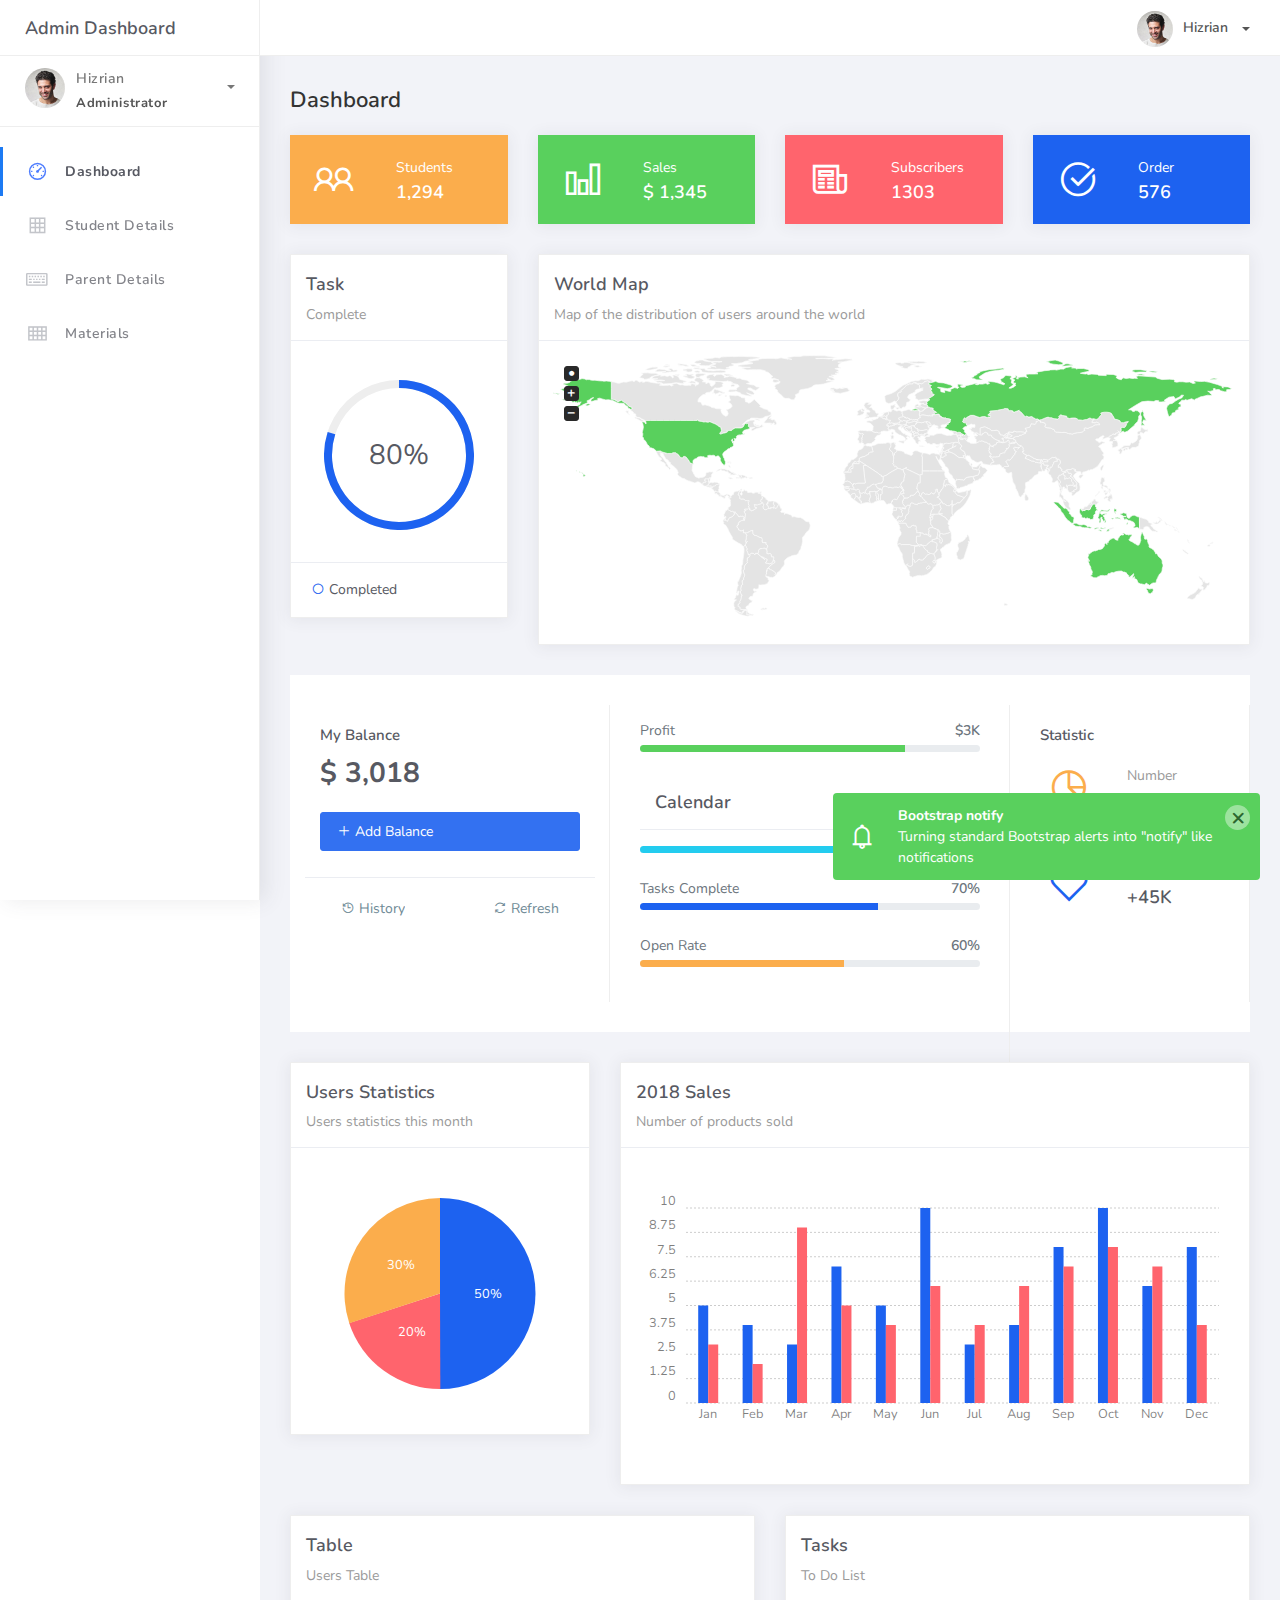
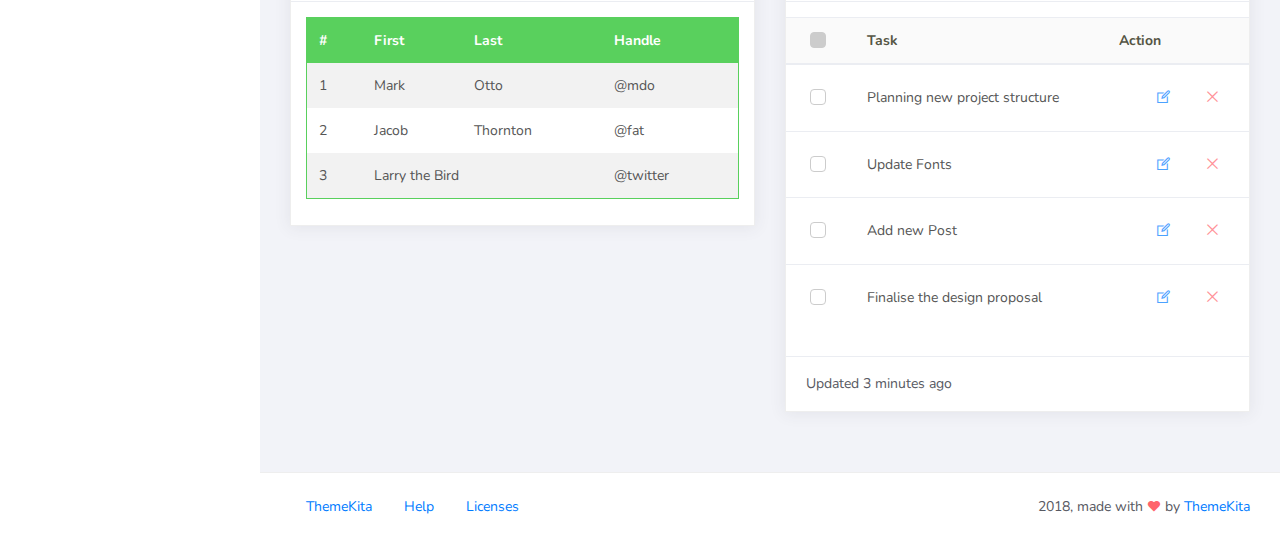
<file: admin/index.html>
<!DOCTYPE html>
<html>
<head>
	<meta http-equiv="X-UA-Compatible" content="IE=edge,chrome=1" />
	<title>Dashboard</title>
	<meta content='width=device-width, initial-scale=1.0, maximum-scale=1.0, user-scalable=0, shrink-to-fit=no' name='viewport' />
	<link rel="stylesheet" href="assets/css/bootstrap.min.css">
	<link rel="stylesheet" href="https://fonts.googleapis.com/css?family=Nunito:200,200i,300,300i,400,400i,600,600i,700,700i,800,800i,900,900i">
	<link rel="stylesheet" href="assets/css/ready.css">
	<link rel="stylesheet" href="assets/css/demo.css">
</head>
<body>
	<div class="wrapper">
		<div class="main-header">
			<div class="logo-header">
				<a href="index.php" class="logo">
					Admin Dashboard
				</a>
				<button class="navbar-toggler sidenav-toggler ml-auto" type="button" data-toggle="collapse" data-target="collapse" aria-controls="sidebar" aria-expanded="false" aria-label="Toggle navigation">
					<span class="navbar-toggler-icon"></span>
				</button>
				<button class="topbar-toggler more"><i class="la la-ellipsis-v"></i></button>
			</div>
			<nav class="navbar navbar-header navbar-expand-lg">
				<div class="container-fluid">
					
					
					<ul class="navbar-nav topbar-nav ml-md-auto align-items-center">
						
						
						<li class="nav-item dropdown">
							<a class="dropdown-toggle profile-pic" data-toggle="dropdown" href="#" aria-expanded="false"> <img src="assets/img/profile.jpg" alt="user-img" width="36" class="img-circle"><span >Hizrian</span></span> </a>
							<ul class="dropdown-menu dropdown-user">
								<li>
									<div class="user-box">
										<div class="u-img"><img src="assets/img/profile.jpg" alt="user"></div>
										<div class="u-text">
											<h4>Hizrian</h4>
											<p class="text-muted">hello@themekita.com</p><a href="profile.php" class="btn btn-rounded btn-danger btn-sm">View Profile</a></div>
										</div>
									</li>
									<div class="dropdown-divider"></div>
									<a class="dropdown-item" href="#"><i class="ti-user"></i> My Profile</a>
									<a class="dropdown-item" href="#"><i class="ti-email"></i> Inbox</a>
									<div class="dropdown-divider"></div>
									<a class="dropdown-item" href="adminsettings.php"><i class="ti-settings"></i> Account Setting</a>
									<div class="dropdown-divider"></div>
									<a class="dropdown-item" href="adminlogin.php"><i class="fa fa-power-off"></i> Logout</a>
								</ul>
								<!-- /.dropdown-user -->
							</li>
						</ul>
					</div>
				</nav>
			</div>
			<div class="sidebar">
				<div class="scrollbar-inner sidebar-wrapper">
					<div class="user">
						<div class="photo">
							<img src="assets/img/profile.jpg">
						</div>
						<div class="info">
							<a class="" data-toggle="collapse" href="#collapseExample" aria-expanded="true">
								<span>
									Hizrian
									<span class="user-level">Administrator</span>
									<span class="caret"></span>
								</span>
							</a>
							<div class="clearfix"></div>

							<div class="collapse in" id="collapseExample" aria-expanded="true" style="">
								<ul class="nav">
									<li>
										<a href="#profile">
											<span class="link-collapse">My Profile</span>
										</a>
									</li>
									<li>
										<a href="#edit">
											<span class="link-collapse">Edit Profile</span>
										</a>
									</li>
									<li>
										<a href="adminsettings.php">
											<span class="link-collapse">Settings</span>
										</a>
									</li>
								</ul>
							</div>
						</div>
					</div>
					<ul class="nav">
						<li class="nav-item active">
							<a href="index.php">
								<i class="la la-dashboard"></i>
								<p>Dashboard</p>
								
							</a>
						</li>
						<li class="nav-item">
							<a href="student.php">
								<i class="la la-table"></i>
								<p>Student Details</p>
							</a>
						</li>
						<li class="nav-item">
							<a href="parent.php">
								<i class="la la-keyboard-o"></i>
								<p>Parent Details</p>
							</a>
						</li>
						<li class="nav-item">
							<a href="material.php">
								<i class="la la-th"></i>
								<p>Materials</p>
							</a>
						</li>
						
					</ul>
				</div>
			</div>
			<div class="main-panel">
				<div class="content">
					<div class="container-fluid">
						<h4 class="page-title">Dashboard</h4>
						<div class="row">
							<div class="col-md-3">
								<div class="card card-stats card-warning">
									<div class="card-body ">
										<div class="row">
											<div class="col-5">
												<div class="icon-big text-center">
													<i class="la la-users"></i>
												</div>
											</div>
											<div class="col-7 d-flex align-items-center">
												<div class="numbers">
													<p class="card-category">Students</p>
													<h4 class="card-title">1,294</h4>
												</div>
											</div>
										</div>
									</div>
								</div>
							</div>
							<div class="col-md-3">
								<div class="card card-stats card-success">
									<div class="card-body ">
										<div class="row">
											<div class="col-5">
												<div class="icon-big text-center">
													<i class="la la-bar-chart"></i>
												</div>
											</div>
											<div class="col-7 d-flex align-items-center">
												<div class="numbers">
													<p class="card-category">Sales</p>
													<h4 class="card-title">$ 1,345</h4>
												</div>
											</div>
										</div>
									</div>
								</div>
							</div>
							<div class="col-md-3">
								<div class="card card-stats card-danger">
									<div class="card-body">
										<div class="row">
											<div class="col-5">
												<div class="icon-big text-center">
													<i class="la la-newspaper-o"></i>
												</div>
											</div>
											<div class="col-7 d-flex align-items-center">
												<div class="numbers">
													<p class="card-category">Subscribers</p>
													<h4 class="card-title">1303</h4>
												</div>
											</div>
										</div>
									</div>
								</div>
							</div>
							<div class="col-md-3">
								<div class="card card-stats card-primary">
									<div class="card-body ">
										<div class="row">
											<div class="col-5">
												<div class="icon-big text-center">
													<i class="la la-check-circle"></i>
												</div>
											</div>
											<div class="col-7 d-flex align-items-center">
												<div class="numbers">
													<p class="card-category">Order</p>
													<h4 class="card-title">576</h4>
												</div>
											</div>
										</div>
									</div>
								</div>
							</div>
<!-- 							<div class="col-md-3">
								<div class="card card-stats">
									<div class="card-body ">
										<div class="row">
											<div class="col-5">
												<div class="icon-big text-center icon-warning">
													<i class="la la-pie-chart text-warning"></i>
												</div>
											</div>
											<div class="col-7 d-flex align-items-center">
												<div class="numbers">
													<p class="card-category">Number</p>
													<h4 class="card-title">150GB</h4>
												</div>
											</div>
										</div>
									</div>
								</div>
							</div>
							<div class="col-md-3">
								<div class="card card-stats">
									<div class="card-body ">
										<div class="row">
											<div class="col-5">
												<div class="icon-big text-center">
													<i class="la la-bar-chart text-success"></i>
												</div>
											</div>
											<div class="col-7 d-flex align-items-center">
												<div class="numbers">
													<p class="card-category">Revenue</p>
													<h4 class="card-title">$ 1,345</h4>
												</div>
											</div>
										</div>
									</div>
								</div>
							</div>
							<div class="col-md-3">
								<div class="card card-stats">
									<div class="card-body">
										<div class="row">
											<div class="col-5">
												<div class="icon-big text-center">
													<i class="la la-times-circle-o text-danger"></i>
												</div>
											</div>
											<div class="col-7 d-flex align-items-center">
												<div class="numbers">
													<p class="card-category">Errors</p>
													<h4 class="card-title">23</h4>
												</div>
											</div>
										</div>
									</div>
								</div>
							</div>
							<div class="col-md-3">
								<div class="card card-stats">
									<div class="card-body">
										<div class="row">
											<div class="col-5">
												<div class="icon-big text-center">
													<i class="la la-heart-o text-primary"></i>
												</div>
											</div>
											<div class="col-7 d-flex align-items-center">
												<div class="numbers">
													<p class="card-category">Followers</p>
													<h4 class="card-title">+45K</h4>
												</div>
											</div>
										</div>
									</div>
								</div>
							</div> -->
						</div>
						<div class="row">
							<div class="col-md-3">
								<div class="card">
									<div class="card-header">
										<h4 class="card-title">Task</h4>
										<p class="card-category">Complete</p>
									</div>
									<div class="card-body">
										<div id="task-complete" class="chart-circle mt-4 mb-3"></div>
									</div>
									<div class="card-footer">
										<div class="legend"><i class="la la-circle text-primary"></i> Completed</div>
									</div>
								</div>
							</div>
							<div class="col-md-9">
								<div class="card">
									<div class="card-header">
										<h4 class="card-title">World Map</h4>
										<p class="card-category">
										Map of the distribution of users around the world</p>
									</div>
									<div class="card-body">
										<div class="mapcontainer">
											<div class="map">
												<span>Alternative content for the map</span>
											</div>
										</div>
									</div>
								</div>
							</div>
						</div>
						<div class="row row-card-no-pd">
							<div class="col-md-4">
								<div class="card">
									<div class="card-body">
										<p class="fw-bold mt-1">My Balance</p>
										<h4><b>$ 3,018</b></h4>
										<a href="#" class="btn btn-primary btn-full text-left mt-3 mb-3"><i class="la la-plus"></i> Add Balance</a>
									</div>
									<div class="card-footer">
										<ul class="nav">
											<li class="nav-item"><a class="btn btn-default btn-link" href="#"><i class="la la-history"></i> History</a></li>
											<li class="nav-item ml-auto"><a class="btn btn-default btn-link" href="#"><i class="la la-refresh"></i> Refresh</a></li>
										</ul>
									</div>
								</div>
							</div>
							<div class="col-md-5">
								<div class="card">
									<div class="card-body">
										<div class="progress-card">
											<div class="d-flex justify-content-between mb-1">
												<span class="text-muted">Profit</span>
												<span class="text-muted fw-bold"> $3K</span>
											</div>
											<div class="progress mb-2" style="height: 7px;">
												<div class="progress-bar bg-success" role="progressbar" style="width: 78%" aria-valuenow="78" aria-valuemin="0" aria-valuemax="100" data-toggle="tooltip" data-placement="top" title="78%"></div>
											</div>
										</div>
										<div class="progress-card">
											<div class="card mb-3">
  												<div class="card-header">
    												<h6 class="mb-0">Calendar</h6>
  												</div>

  												<div class="card-body p-0">
    												<div id="calendar"></div>
  </div>
</div>

											<div class="progress mb-2" style="height: 7px;">
												<div class="progress-bar bg-info" role="progressbar" style="width: 65%" aria-valuenow="60" aria-valuemin="0" aria-valuemax="100" data-toggle="tooltip" data-placement="top" title="65%"></div>
											</div>
										</div>
										<div class="progress-card">
											<div class="d-flex justify-content-between mb-1">
												<span class="text-muted">Tasks Complete</span>
												<span class="text-muted fw-bold"> 70%</span>
											</div>
											<div class="progress mb-2" style="height: 7px;">
												<div class="progress-bar bg-primary" role="progressbar" style="width: 70%" aria-valuenow="70" aria-valuemin="0" aria-valuemax="100" data-toggle="tooltip" data-placement="top" title="70%"></div>
											</div>
										</div>
										<div class="progress-card">
											<div class="d-flex justify-content-between mb-1">
												<span class="text-muted">Open Rate</span>
												<span class="text-muted fw-bold"> 60%</span>
											</div>
											<div class="progress mb-2" style="height: 7px;">
												<div class="progress-bar bg-warning" role="progressbar" style="width: 60%" aria-valuenow="60" aria-valuemin="0" aria-valuemax="100" data-toggle="tooltip" data-placement="top" title="60%"></div>
											</div>
										</div>
									</div>
								</div>
							</div>
							<div class="col-md-3">
								<div class="card card-stats">
									<div class="card-body">
										<p class="fw-bold mt-1">Statistic</p>
										<div class="row">
											<div class="col-5">
												<div class="icon-big text-center icon-warning">
													<i class="la la-pie-chart text-warning"></i>
												</div>
											</div>
											<div class="col-7 d-flex align-items-center">
												<div class="numbers">
													<p class="card-category">Number</p>
													<h4 class="card-title">150GB</h4>
												</div>
											</div>
										</div>
										<hr/>
										<div class="row">
											<div class="col-5">
												<div class="icon-big text-center">
													<i class="la la-heart-o text-primary"></i>
												</div>
											</div>
											<div class="col-7 d-flex align-items-center">
												<div class="numbers">
													<p class="card-category">Followers</p>
													<h4 class="card-title">+45K</h4>
												</div>
											</div>
										</div>
									</div>
								</div>
							</div>
						</div>
						<div class="row">
							<div class="col-md-4">
								<div class="card">
									<div class="card-header">
										<h4 class="card-title">Users Statistics</h4>
										<p class="card-category">
										Users statistics this month</p>
									</div>
									<div class="card-body">
										<div id="monthlyChart" class="chart chart-pie"></div>
									</div>
								</div>
							</div>
							<div class="col-md-8">
								<div class="card">
									<div class="card-header">
										<h4 class="card-title">2018 Sales</h4>
										<p class="card-category">
										Number of products sold</p>
									</div>
									<div class="card-body">
										<div id="salesChart" class="chart"></div>
									</div>
								</div>
							</div>
							<div class="col-md-6">
								<div class="card">
									<div class="card-header ">
										<h4 class="card-title">Table</h4>
										<p class="card-category">Users Table</p>
									</div>
									<div class="card-body">
										<table class="table table-head-bg-success table-striped table-hover">
											<thead>
												<tr>
													<th scope="col">#</th>
													<th scope="col">First</th>
													<th scope="col">Last</th>
													<th scope="col">Handle</th>
												</tr>
											</thead>
											<tbody>
												<tr>
													<td>1</td>
													<td>Mark</td>
													<td>Otto</td>
													<td>@mdo</td>
												</tr>
												<tr>
													<td>2</td>
													<td>Jacob</td>
													<td>Thornton</td>
													<td>@fat</td>
												</tr>
												<tr>
													<td>3</td>
													<td colspan="2">Larry the Bird</td>
													<td>@twitter</td>
												</tr>
											</tbody>
										</table>
									</div>
								</div>
							</div>
							<div class="col-md-6">
								<div class="card card-tasks">
									<div class="card-header ">
										<h4 class="card-title">Tasks</h4>
										<p class="card-category">To Do List</p>
									</div>
									<div class="card-body ">
										<div class="table-full-width">
											<table class="table">
												<thead>
													<tr>
														<th>
															<div class="form-check">
																<label class="form-check-label">
																	<input class="form-check-input  select-all-checkbox" type="checkbox" data-select="checkbox" data-target=".task-select">
																	<span class="form-check-sign"></span>
																</label>
															</div>
														</th>
														<th>Task</th>
														<th>Action</th>
													</tr>
												</thead>
												<tbody>
													<tr>
														<td>
															<div class="form-check">
																<label class="form-check-label">
																	<input class="form-check-input task-select" type="checkbox">
																	<span class="form-check-sign"></span>
																</label>
															</div>
														</td>
														<td>Planning new project structure</td>
														<td class="td-actions text-right">
															<div class="form-button-action">
																<button type="button" data-toggle="tooltip" title="Edit Task" class="btn btn-link <btn-simple-primary">
																	<i class="la la-edit"></i>
																</button>
																<button type="button" data-toggle="tooltip" title="Remove" class="btn btn-link btn-simple-danger">
																	<i class="la la-times"></i>
																</button>
															</div>
														</td>
													</tr>
													<tr>
														<td>
															<div class="form-check">
																<label class="form-check-label">
																	<input class="form-check-input task-select" type="checkbox">
																	<span class="form-check-sign"></span>
																</label>
															</div>
														</td>
														<td>Update Fonts</td>
														<td class="td-actions text-right">
															<div class="form-button-action">
																<button type="button" data-toggle="tooltip" title="Edit Task" class="btn btn-link <btn-simple-primary">
																	<i class="la la-edit"></i>
																</button>
																<button type="button" data-toggle="tooltip" title="Remove" class="btn btn-link btn-simple-danger">
																	<i class="la la-times"></i>
																</button>
															</div>
														</td>
													</tr>
													<tr>
														<td>
															<div class="form-check">
																<label class="form-check-label">
																	<input class="form-check-input task-select" type="checkbox">
																	<span class="form-check-sign"></span>
																</label>
															</div>
														</td>
														<td>Add new Post
														</td>
														<td class="td-actions text-right">
															<div class="form-button-action">
																<button type="button" data-toggle="tooltip" title="Edit Task" class="btn btn-link <btn-simple-primary">
																	<i class="la la-edit"></i>
																</button>
																<button type="button" data-toggle="tooltip" title="Remove" class="btn btn-link btn-simple-danger">
																	<i class="la la-times"></i>
																</button>
															</div>
														</td>
													</tr>
													<tr>
														<td>
															<div class="form-check">
																<label class="form-check-label">
																	<input class="form-check-input task-select" type="checkbox">
																	<span class="form-check-sign"></span>
																</label>
															</div>
														</td>
														<td>Finalise the design proposal</td>
														<td class="td-actions text-right">
															<div class="form-button-action">
																<button type="button" data-toggle="tooltip" title="Edit Task" class="btn btn-link <btn-simple-primary">
																	<i class="la la-edit"></i>
																</button>
																<button type="button" data-toggle="tooltip" title="Remove" class="btn btn-link btn-simple-danger">
																	<i class="la la-times"></i>
																</button>
															</div>
														</td>
													</tr>
												</tbody>
											</table>
										</div>
									</div>
									<div class="card-footer ">
										<div class="stats">
											<i class="now-ui-icons loader_refresh spin"></i> Updated 3 minutes ago
										</div>
									</div>
								</div>
							</div>
						</div>
					</div>
				</div>
				<footer class="footer">
					<div class="container-fluid">
						<nav class="pull-left">
							<ul class="nav">
								<li class="nav-item">
									<a class="nav-link" href="http://www.themekita.com">
										ThemeKita
									</a>
								</li>
								<li class="nav-item">
									<a class="nav-link" href="#">
										Help
									</a>
								</li>
								<li class="nav-item">
									<a class="nav-link" href="https://themewagon.com/license/#free-item">
										Licenses
									</a>
								</li>
							</ul>
						</nav>
						<div class="copyright ml-auto">
							2018, made with <i class="la la-heart heart text-danger"></i> by <a href="http://www.themekita.com">ThemeKita</a>
						</div>				
					</div>
				</footer>
			</div>
		</div>
	</div>
	<!-- Modal -->
	<div class="modal fade" id="modalUpdate" tabindex="-1" role="dialog" aria-labelledby="modalUpdatePro" aria-hidden="true">
		<div class="modal-dialog modal-dialog-centered" role="document">
			<div class="modal-content">
				<div class="modal-header bg-primary">
					<h6 class="modal-title"><i class="la la-frown-o"></i> Under Development</h6>
					<button type="button" class="close" data-dismiss="modal" aria-label="Close">
						<span aria-hidden="true">&times;</span>
					</button>
				</div>
				<div class="modal-body text-center">									
					<p>Currently the pro version of the <b>Ready Dashboard</b> Bootstrap is in progress development</p>
					<p>
						<b>We'll let you know when it's done</b></p>
				</div>
				<div class="modal-footer">
					<button type="button" class="btn btn-secondary" data-dismiss="modal">Close</button>
				</div>
			</div>
		</div>
	</div>
</body>
<script src="assets/js/core/jquery.3.2.1.min.js"></script>
<script src="assets/js/plugin/jquery-ui-1.12.1.custom/jquery-ui.min.js"></script>
<script src="assets/js/core/popper.min.js"></script>
<script src="assets/js/core/bootstrap.min.js"></script>
<script src="assets/js/plugin/chartist/chartist.min.js"></script>
<script src="assets/js/plugin/chartist/plugin/chartist-plugin-tooltip.min.js"></script>
<script src="assets/js/plugin/bootstrap-notify/bootstrap-notify.min.js"></script>
<script src="assets/js/plugin/bootstrap-toggle/bootstrap-toggle.min.js"></script>
<script src="assets/js/plugin/jquery-mapael/jquery.mapael.min.js"></script>
<script src="assets/js/plugin/jquery-mapael/maps/world_countries.min.js"></script>
<script src="assets/js/plugin/chart-circle/circles.min.js"></script>
<script src="assets/js/plugin/jquery-scrollbar/jquery.scrollbar.min.js"></script>
<script src="assets/js/ready.min.js"></script>
<script src="assets/js/demo.js"></script>
</html>
</file>
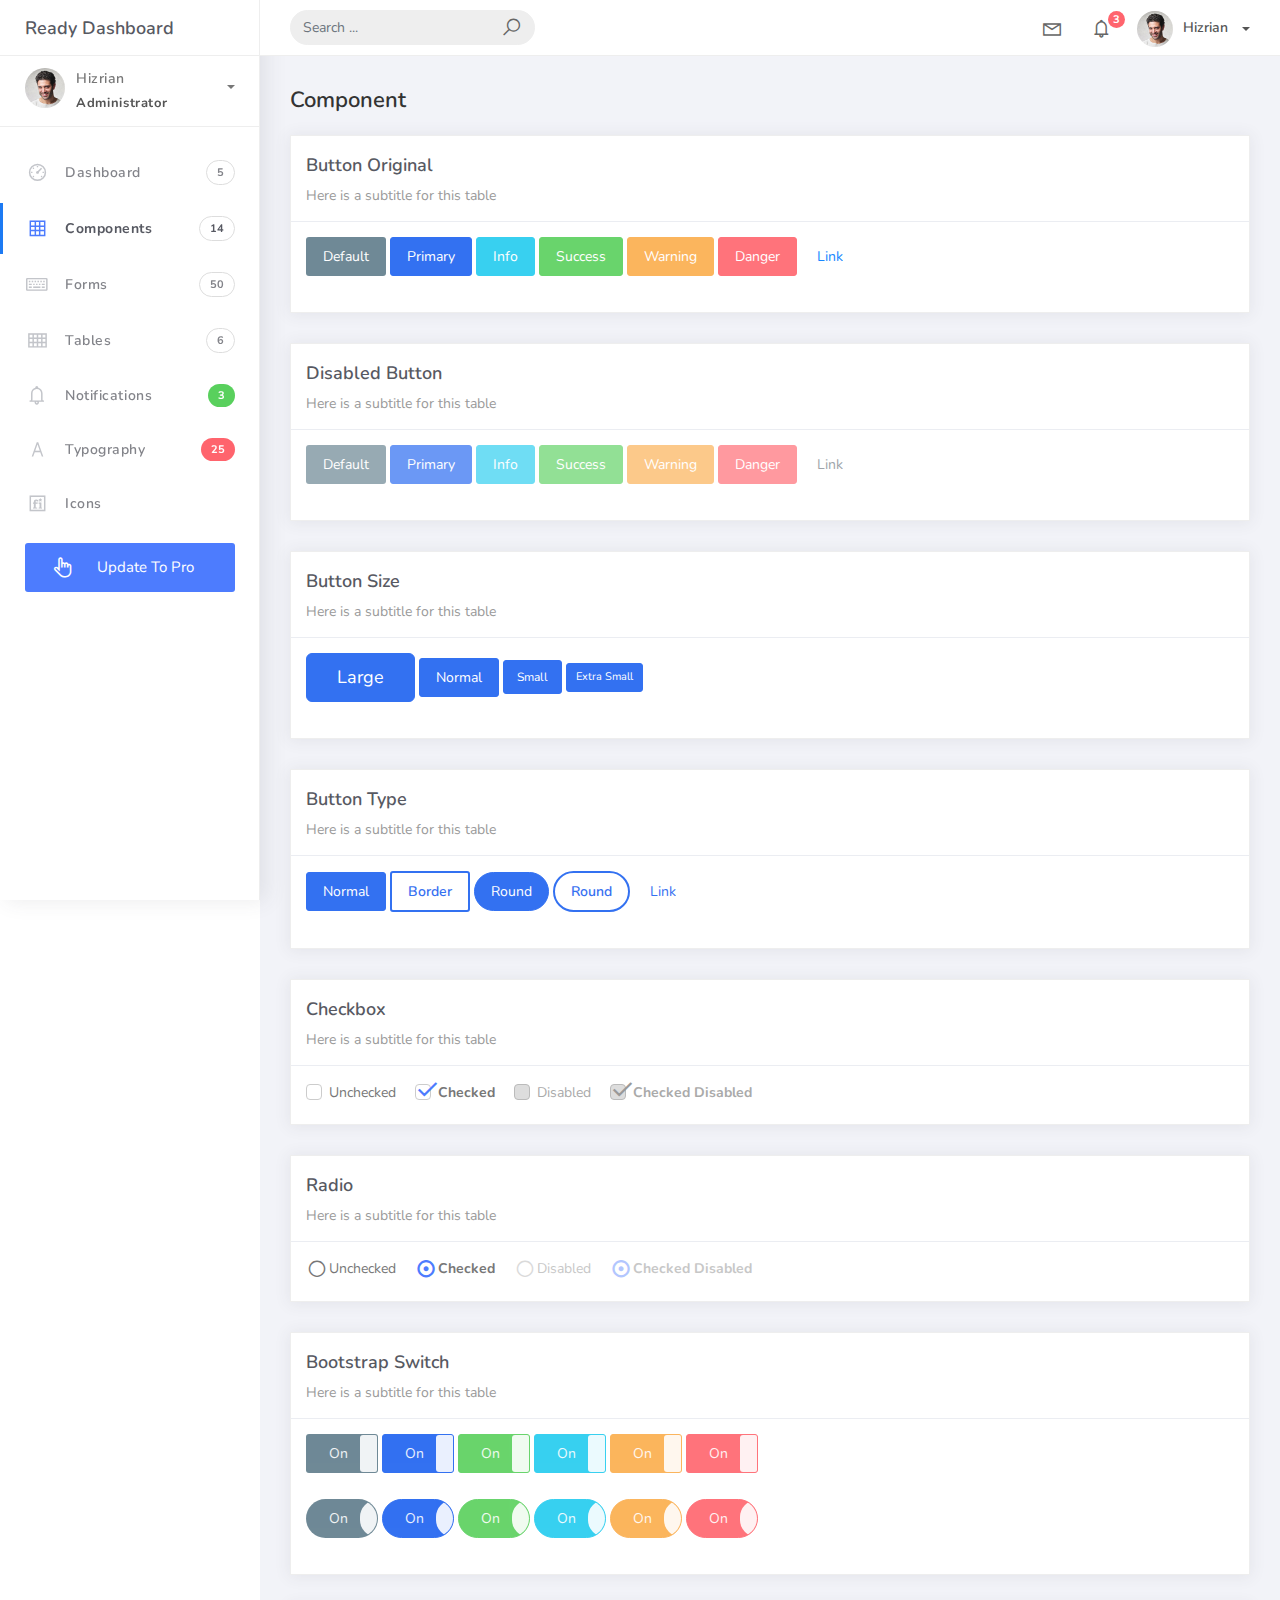
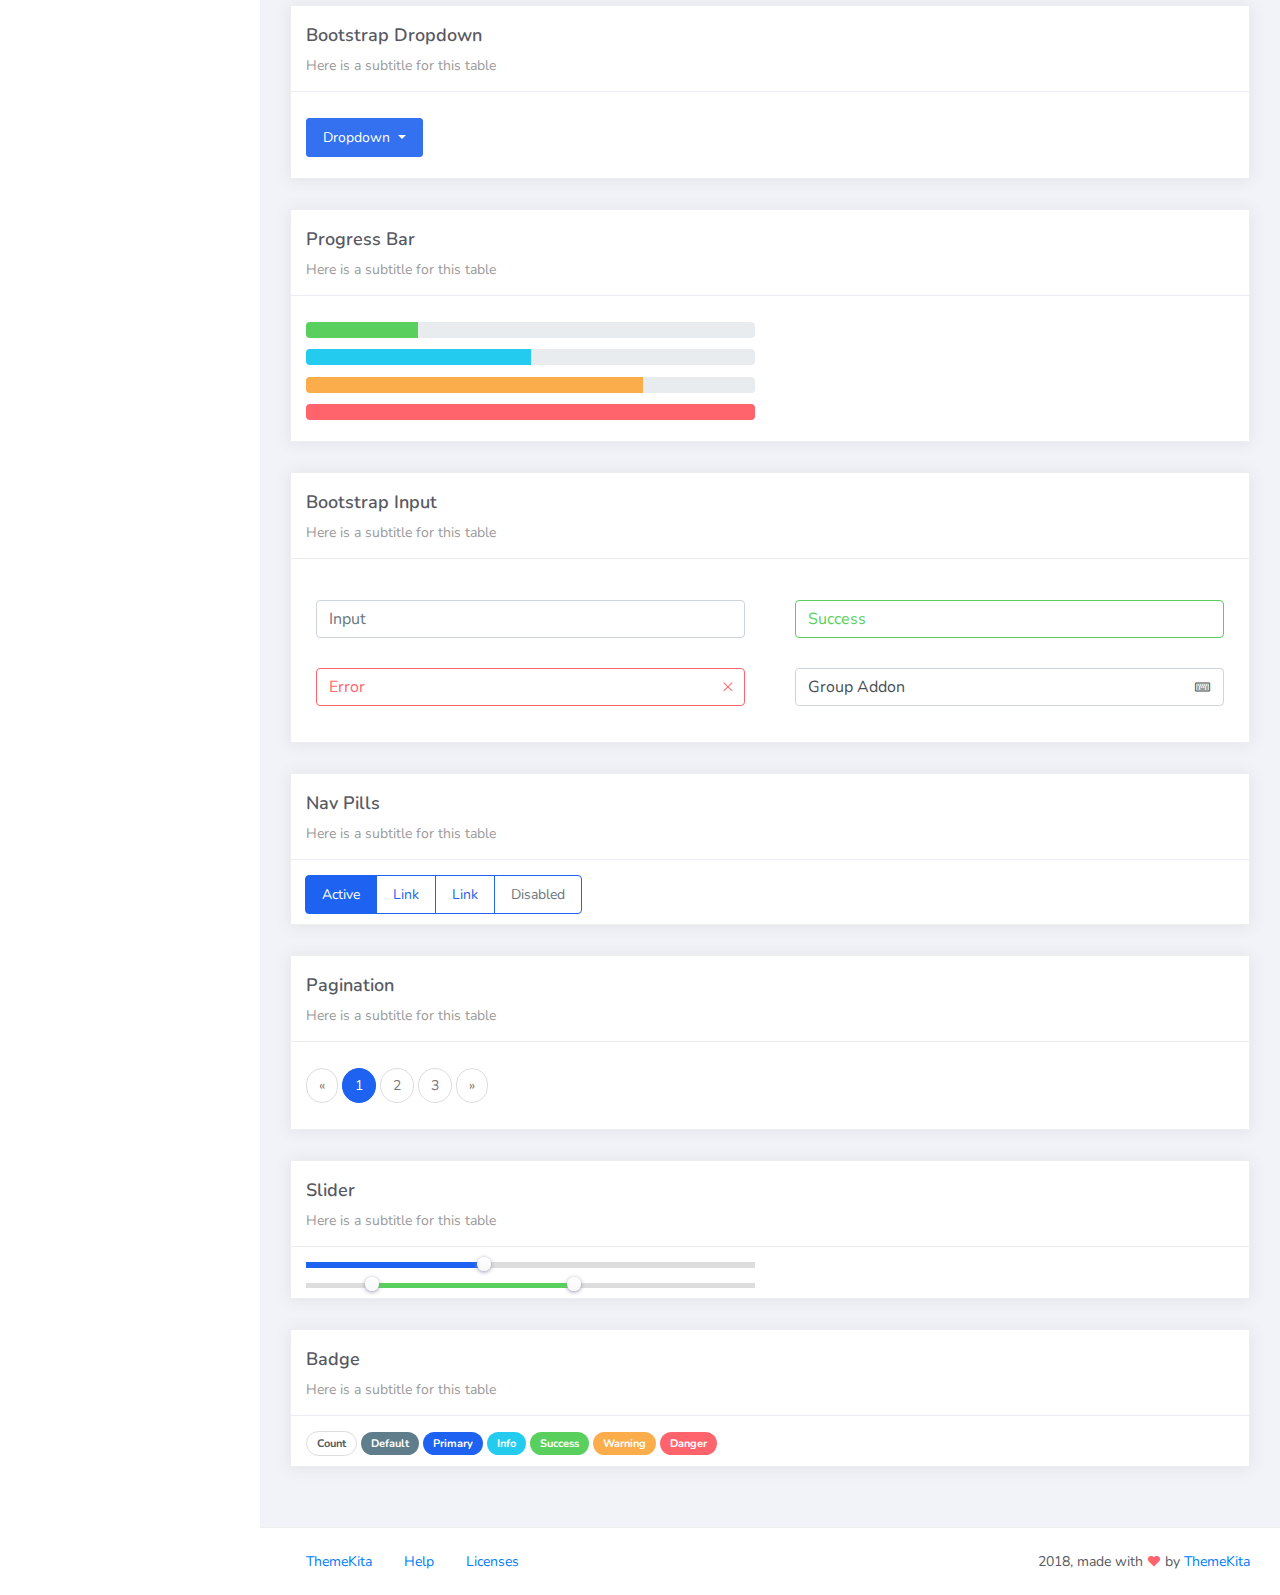
<file: admin/components.html>
<!DOCTYPE html>
<html>
<head>
	<meta http-equiv="X-UA-Compatible" content="IE=edge,chrome=1" />
	<title>Components - Ready Bootstrap Dashboard</title>
	<meta content='width=device-width, initial-scale=1.0, maximum-scale=1.0, user-scalable=0, shrink-to-fit=no' name='viewport' />
	<link rel="stylesheet" href="assets/css/bootstrap.min.css">
	<link rel="stylesheet" href="https://fonts.googleapis.com/css?family=Nunito:200,200i,300,300i,400,400i,600,600i,700,700i,800,800i,900,900i">
	<link rel="stylesheet" href="assets/css/ready.css">
	<link rel="stylesheet" href="assets/css/demo.css">
</head>
<body>
	<div class="wrapper">
		<div class="main-header">
			<div class="logo-header">
				<a href="index.html" class="logo">
					Ready Dashboard
				</a>
				<button class="navbar-toggler sidenav-toggler ml-auto" type="button" data-toggle="collapse" data-target="collapse" aria-controls="sidebar" aria-expanded="false" aria-label="Toggle navigation">
					<span class="navbar-toggler-icon"></span>
				</button>
				<button class="topbar-toggler more"><i class="la la-ellipsis-v"></i></button>
			</div>
			<nav class="navbar navbar-header navbar-expand-lg">
				<div class="container-fluid">
					
					<form class="navbar-left navbar-form nav-search mr-md-3" action="">
						<div class="input-group">
							<input type="text" placeholder="Search ..." class="form-control">
							<div class="input-group-append">
								<span class="input-group-text">
									<i class="la la-search search-icon"></i>
								</span>
							</div>
						</div>
					</form>
					<ul class="navbar-nav topbar-nav ml-md-auto align-items-center">
						<li class="nav-item dropdown hidden-caret">
							<a class="nav-link dropdown-toggle" href="#" id="navbarDropdown" role="button" data-toggle="dropdown" aria-haspopup="true" aria-expanded="false">
								<i class="la la-envelope"></i>
							</a>
							<div class="dropdown-menu" aria-labelledby="navbarDropdown">
								<a class="dropdown-item" href="#">Action</a>
								<a class="dropdown-item" href="#">Another action</a>
								<div class="dropdown-divider"></div>
								<a class="dropdown-item" href="#">Something else here</a>
							</div>
						</li>
						<li class="nav-item dropdown hidden-caret">
							<a class="nav-link dropdown-toggle" href="#" id="navbarDropdown" role="button" data-toggle="dropdown" aria-haspopup="true" aria-expanded="false">
								<i class="la la-bell"></i>
								<span class="notification">3</span>
							</a>
							<ul class="dropdown-menu notif-box" aria-labelledby="navbarDropdown">
								<li>
									<div class="dropdown-title">You have 4 new notification</div>
								</li>
								<li>
									<div class="notif-center">
										<a href="#">
											<div class="notif-icon notif-primary"> <i class="la la-user-plus"></i> </div>
											<div class="notif-content">
												<span class="block">
													New user registered
												</span>
												<span class="time">5 minutes ago</span> 
											</div>
										</a>
										<a href="#">
											<div class="notif-icon notif-success"> <i class="la la-comment"></i> </div>
											<div class="notif-content">
												<span class="block">
													Rahmad commented on Admin
												</span>
												<span class="time">12 minutes ago</span> 
											</div>
										</a>
										<a href="#">
											<div class="notif-img"> 
												<img src="assets/img/profile2.jpg" alt="Img Profile">
											</div>
											<div class="notif-content">
												<span class="block">
													Reza send messages to you
												</span>
												<span class="time">12 minutes ago</span> 
											</div>
										</a>
										<a href="#">
											<div class="notif-icon notif-danger"> <i class="la la-heart"></i> </div>
											<div class="notif-content">
												<span class="block">
													Farrah liked Admin
												</span>
												<span class="time">17 minutes ago</span> 
											</div>
										</a>
									</div>
								</li>
								<li>
									<a class="see-all" href="javascript:void(0);"> <strong>See all notifications</strong> <i class="la la-angle-right"></i> </a>
								</li>
							</ul>
						</li>
						<li class="nav-item dropdown">
							<a class="dropdown-toggle profile-pic" data-toggle="dropdown" href="#" aria-expanded="false"> <img src="assets/img/profile.jpg" alt="user-img" width="36" class="img-circle"><span >Hizrian</span></span> </a>
							<ul class="dropdown-menu dropdown-user">
								<li>
									<div class="user-box">
										<div class="u-img"><img src="assets/img/profile.jpg" alt="user"></div>
										<div class="u-text">
											<h4>Hizrian</h4>
											<p class="text-muted">hello@themekita.com</p><a href="profile.html" class="btn btn-rounded btn-danger btn-sm">View Profile</a></div>
										</div>
									</li>
									<div class="dropdown-divider"></div>
									<a class="dropdown-item" href="#"><i class="ti-user"></i> My Profile</a>
									<a class="dropdown-item" href="#"></i> My Balance</a>
									<a class="dropdown-item" href="#"><i class="ti-email"></i> Inbox</a>
									<div class="dropdown-divider"></div>
									<a class="dropdown-item" href="#"><i class="ti-settings"></i> Account Setting</a>
									<div class="dropdown-divider"></div>
									<a class="dropdown-item" href="#"><i class="fa fa-power-off"></i> Logout</a>
								</ul>
								<!-- /.dropdown-user -->
							</li>
						</ul>
					</div>
				</nav>
			</div>
			<div class="sidebar">
				<div class="scrollbar-inner sidebar-wrapper">
					<div class="user">
						<div class="photo">
							<img src="assets/img/profile.jpg">
						</div>
						<div class="info">
							<a class="" data-toggle="collapse" href="#collapseExample" aria-expanded="true">
								<span>
									Hizrian
									<span class="user-level">Administrator</span>
									<span class="caret"></span>
								</span>
							</a>
							<div class="clearfix"></div>

							<div class="collapse in" id="collapseExample" aria-expanded="true" style="">
								<ul class="nav">
									<li>
										<a href="#profile">
											<span class="link-collapse">My Profile</span>
										</a>
									</li>
									<li>
										<a href="#edit">
											<span class="link-collapse">Edit Profile</span>
										</a>
									</li>
									<li>
										<a href="#settings">
											<span class="link-collapse">Settings</span>
										</a>
									</li>
								</ul>
							</div>
						</div>
					</div>
					<ul class="nav">
						<li class="nav-item">
							<a href="index.html">
								<i class="la la-dashboard"></i>
								<p>Dashboard</p>
								<span class="badge badge-count">5</span>
							</a>
						</li>
						<li class="nav-item active">
							<a href="components.html">
								<i class="la la-table"></i>
								<p>Components</p>
								<span class="badge badge-count">14</span>
							</a>
						</li>
						<li class="nav-item">
							<a href="forms.html">
								<i class="la la-keyboard-o"></i>
								<p>Forms</p>
								<span class="badge badge-count">50</span>
							</a>
						</li>
						<li class="nav-item">
							<a href="tables.html">
								<i class="la la-th"></i>
								<p>Tables</p>
								<span class="badge badge-count">6</span>
							</a>
						</li>
						<li class="nav-item">
							<a href="notifications.html">
								<i class="la la-bell"></i>
								<p>Notifications</p>
								<span class="badge badge-success">3</span>
							</a>
						</li>
						<li class="nav-item">
							<a href="typography.html">
								<i class="la la-font"></i>
								<p>Typography</p>
								<span class="badge badge-danger">25</span>
							</a>
						</li>
						<li class="nav-item">
							<a href="icons.html">
								<i class="la la-fonticons"></i>
								<p>Icons</p>
							</a>
						</li>
						<li class="nav-item update-pro">
							<button  data-toggle="modal" data-target="#modalUpdate">
								<i class="la la-hand-pointer-o"></i>
								<p>Update To Pro</p>
							</button>
						</li>
					</ul>
				</div>
			</div>
			<div class="main-panel">
				<div class="content">
					<div class="container-fluid">
						<h4 class="page-title">Component</h4>
						<div class="row">
							<div class="col-md-12">
								<div class="card">
									<div class="card-header">
										<h4 class="card-title">Button Original</h4>
										<p class="card-category">Here is a subtitle for this table</p>
									</div>
									<div class="card-body">
										<p class="demo">
											<button class="btn btn-default">Default</button>

											<button class="btn btn-primary">Primary</button>

											<button class="btn btn-info">Info</button>

											<button class="btn btn-success">Success</button>

											<button class="btn btn-warning">Warning</button>

											<button class="btn btn-danger">Danger</button>

											<button class="btn btn-link">Link</button>
										</p>
									</div>
								</div>
							</div>
							<div class="col-md-12">
								<div class="card">
									<div class="card-header">
										<h4 class="card-title">Disabled Button</h4>
										<p class="card-category">Here is a subtitle for this table</p>
									</div>
									<div class="card-body">
										<p class="demo">
											<button class="btn btn-default" disabled="disabled">Default</button>

											<button class="btn btn-primary" disabled="disabled">Primary</button>

											<button class="btn btn-info" disabled="disabled">Info</button>

											<button class="btn btn-success" disabled="disabled">Success</button>

											<button class="btn btn-warning" disabled="disabled">Warning</button>

											<button class="btn btn-danger" disabled="disabled">Danger</button>

											<button class="btn btn-link" disabled>Link</button>
										</p>
									</div>
								</div>
							</div>
							<div class="col-md-12">
								<div class="card">
									<div class="card-header">
										<h4 class="card-title">Button Size</h4>
										<p class="card-category">Here is a subtitle for this table</p>
									</div>
									<div class="card-body">
										<p class="demo">
											<button class="btn btn-primary btn-lg">Large</button>

											<button class="btn btn-primary">Normal</button>

											<button class="btn btn-primary btn-sm">Small</button>

											<button class="btn btn-primary btn-xs">Extra Small</button>
										</p>
									</div>
								</div>
							</div>
							<div class="col-md-12">
								<div class="card">
									<div class="card-header">
										<h4 class="card-title">Button Type</h4>
										<p class="card-category">Here is a subtitle for this table</p>
									</div>
									<div class="card-body">
										<p class="demo">
											<button class="btn btn-primary">Normal</button>
											<button class="btn btn-primary btn-border">Border</button>

											<button class="btn btn-primary btn-round">Round</button>

											<button class="btn btn-primary btn-border btn-round">Round</button>

											<button class="btn btn-primary btn-link">Link</button>
										</p>
									</div>
								</div>
							</div>
							<div class="col-md-12">
								<div class="card">
									<div class="card-header">
										<h4 class="card-title">Checkbox</h4>
										<p class="card-category">Here is a subtitle for this table</p>
									</div>
									<div class="card-body">
										<p class="demo">
											<label class="form-check-label">
												<input class="form-check-input" type="checkbox" value="">
												<span class="form-check-sign">Unchecked</span>
											</label>

											<label class="form-check-label">
												<input class="form-check-input" type="checkbox" value="" checked>
												<span class="form-check-sign">Checked</span>
											</label>

											<label class="form-check-label">
												<input class="form-check-input" type="checkbox" value="" disabled>
												<span class="form-check-sign">Disabled</span>
											</label>

											<label class="form-check-label">
												<input class="form-check-input" type="checkbox" value="" checked disabled>
												<span class="form-check-sign">Checked Disabled</span>
											</label>
										</p>
									</div>
								</div>
							</div>
							<div class="col-md-12">
								<div class="card">
									<div class="card-header">
										<h4 class="card-title">Radio</h4>
										<p class="card-category">Here is a subtitle for this table</p>
									</div>
									<div class="card-body">
										<p class="demo">
											<label class="form-radio-label">
												<input class="form-radio-input" type="radio" name="optionsRadios" value="">
												<span class="form-radio-sign">Unchecked</span>
											</label>
											<label class="form-radio-label">
												<input class="form-radio-input" type="radio" name="optionsRadios" value="" checked>
												<span class="form-radio-sign">Checked</span>
											</label>
											<label class="form-radio-label">
												<input class="form-radio-input" type="radio" value="" disabled>
												<span class="form-radio-sign">Disabled</span>
											</label>
											<label class="form-radio-label">
												<input class="form-radio-input" type="radio" value="" checked disabled>
												<span class="form-radio-sign">Checked Disabled</span>
											</label>
										</p>
									</div>
								</div>
							</div>
							<div class="col-md-12">
								<div class="card">
									<div class="card-header">
										<h4 class="card-title">Bootstrap Switch</h4>
										<p class="card-category">Here is a subtitle for this table</p>
									</div>
									<div class="card-body">
										<p class="demo">
											<input type="checkbox" checked data-toggle="toggle" data-onstyle="default">
											<input type="checkbox" checked data-toggle="toggle" data-onstyle="primary">
											<input type="checkbox" checked data-toggle="toggle" data-onstyle="success">
											<input type="checkbox" checked data-toggle="toggle" data-onstyle="info">
											<input type="checkbox" checked data-toggle="toggle" data-onstyle="warning">
											<input type="checkbox" checked data-toggle="toggle" data-onstyle="danger">
										</p>
										<p class="demo">
											<input type="checkbox" checked data-toggle="toggle" data-onstyle="default" data-style="btn-round">
											<input type="checkbox" checked data-toggle="toggle" data-onstyle="primary" data-style="btn-round">
											<input type="checkbox" checked data-toggle="toggle" data-onstyle="success" data-style="btn-round">
											<input type="checkbox" checked data-toggle="toggle" data-onstyle="info" data-style="btn-round">
											<input type="checkbox" checked data-toggle="toggle" data-onstyle="warning" data-style="btn-round">
											<input type="checkbox" checked data-toggle="toggle" data-onstyle="danger" data-style="btn-round">
										</p>
									</div>
								</div>
							</div>
							<div class="col-md-12">
								<div class="card">
									<div class="card-header">
										<h4 class="card-title">Bootstrap Dropdown</h4>
										<p class="card-category">Here is a subtitle for this table</p>
									</div>
									<div class="card-body">
										<p class="demo">
											<div class="dropdown">

												<button class="btn btn-primary dropdown-toggle" type="button" id="dropdownMenu1" data-toggle="dropdown">

													Dropdown

												</button>

												<ul class="dropdown-menu" role="menu" aria-labelledby="dropdownMenu">

													<a class="dropdown-item" href="#">Action</a>
													<a class="dropdown-item" href="#">Another action</a>
													<div class="dropdown-divider"></div>
													<a class="dropdown-item" href="#">Something else here</a>

												</ul>

											</div>
										</p>
									</div>
								</div>
							</div>
							<div class="col-md-12">
								<div class="card">
									<div class="card-header">
										<h4 class="card-title">Progress Bar</h4>
										<p class="card-category">Here is a subtitle for this table</p>
									</div>
									<div class="card-body">
										<div class="row">
											<div class="col-md-6">
												<p class="demo">
													<div class="progress">
														<div class="progress-bar bg-success" role="progressbar" style="width: 25%" aria-valuenow="25" aria-valuemin="0" aria-valuemax="100"></div>
													</div>
												</p>
												<p class="demo">
													<div class="progress">
														<div class="progress-bar bg-info" role="progressbar" style="width: 50%" aria-valuenow="50" aria-valuemin="0" aria-valuemax="100"></div>
													</div>
												</p>
												<p class="demo">
													<div class="progress">
														<div class="progress-bar bg-warning" role="progressbar" style="width: 75%" aria-valuenow="75" aria-valuemin="0" aria-valuemax="100"></div>
													</div>
												</p>
												<p class="demo">
													<div class="progress">
														<div class="progress-bar bg-danger" role="progressbar" style="width: 100%" aria-valuenow="100" aria-valuemin="0" aria-valuemax="100"></div>
													</div>
												</p>
											</div>
										</div>
									</div>
								</div>
							</div>
							<div class="col-md-12">
								<div class="card">
									<div class="card-header">
										<h4 class="card-title">Bootstrap Input</h4>
										<p class="card-category">Here is a subtitle for this table</p>
									</div>
									<div class="card-body">
										<p class="demo">
											<div class="row">
												<div class="col-md-6">
													<div class="form-group">

														<input type="text" value="" placeholder="Input" class="form-control" />

													</div>
												</div>

												<div class="col-md-6">
													<div class="form-group has-success">

														<input type="text" value="Success" class="form-control" />

													</div>
												</div>

												<div class="col-md-6">
													<div class="form-group has-error has-feedback">

														<input type="text" value="Error" class="form-control" />

														<span class="la la-times form-control-feedback"></span>

													</div>
												</div>

												<div class="col-md-6">
													<div class="form-group">
														<div class="input-group has-icon">

															<input type="text" value="Group Addon" class="form-control">

															<div class="input-group-append">
																<span class="input-group-text input-group-icon"><i class="la la-keyboard-o"></i></span>
															</div>
														</div>
													</div>
												</div>
											</div>
										</p>
									</div>
								</div>
							</div>
							<div class="col-md-12">
								<div class="card">
									<div class="card-header">
										<h4 class="card-title">Nav Pills</h4>
										<p class="card-category">Here is a subtitle for this table</p>
									</div>
									<div class="card-body">
										<ul class="nav nav-pills nav-primary">
											<li class="nav-item">
												<a class="nav-link active" href="#">Active</a>
											</li>
											<li class="nav-item">
												<a class="nav-link" href="#">Link</a>
											</li>
											<li class="nav-item">
												<a class="nav-link" href="#">Link</a>
											</li>
											<li class="nav-item">
												<a class="nav-link disabled" href="#">Disabled</a>
											</li>
										</ul>
									</div>
								</div>
							</div>
							<div class="col-md-12">
								<div class="card">
									<div class="card-header">
										<h4 class="card-title">Pagination</h4>
										<p class="card-category">Here is a subtitle for this table</p>
									</div>
									<div class="card-body">
										<p class="demo">
											<ul class="pagination pg-primary">
												<li class="page-item">
													<a class="page-link" href="#" aria-label="Previous">
														<span aria-hidden="true">&laquo;</span>
														<span class="sr-only">Previous</span>
													</a>
												</li>
												<li class="page-item active"><a class="page-link" href="#">1</a></li>
												<li class="page-item"><a class="page-link" href="#">2</a></li>
												<li class="page-item"><a class="page-link" href="#">3</a></li>
												<li class="page-item">
													<a class="page-link" href="#" aria-label="Next">
														<span aria-hidden="true">&raquo;</span>
														<span class="sr-only">Next</span>
													</a>
												</li>
											</ul>
										</p>
									</div>
								</div>
							</div>
							<div class="col-md-12">
								<div class="card">
									<div class="card-header">
										<h4 class="card-title">Slider</h4>
										<p class="card-category">Here is a subtitle for this table</p>
									</div>
									<div class="card-body">
										<div class="demo">
											<div class="row">
												<div class="col-md-6">
													<div id="slider" class="slider-primary"></div>

													<div id="slider-range" class="slider-success"></div>
												</div>
											</div>
										</div>
									</div>
								</div>
							</div>
							<div class="col-md-12">
								<div class="card">
									<div class="card-header">
										<h4 class="card-title">Badge</h4>
										<p class="card-category">Here is a subtitle for this table</p>
									</div>
									<div class="card-body">
										<span class="badge badge-count">Count</span>
										<span class="badge badge-default">Default</span>
										<span class="badge badge-primary">Primary</span>
										<span class="badge badge-info">Info</span>
										<span class="badge badge-success">Success</span>
										<span class="badge badge-warning">Warning</span>
										<span class="badge badge-danger">Danger</span>
									</div>
								</div>
							</div>
						</div>
					</div>
				</div>
				<footer class="footer">
					<div class="container-fluid">
						<nav class="pull-left">
							<ul class="nav">
								<li class="nav-item">
									<a class="nav-link" href="http://www.themekita.com">
										ThemeKita
									</a>
								</li>
								<li class="nav-item">
									<a class="nav-link" href="#">
										Help
									</a>
								</li>
								<li class="nav-item">
									<a class="nav-link" href="https://themewagon.com/license/#free-item">
										Licenses
									</a>
								</li>
							</ul>
						</nav>
						<div class="copyright ml-auto">
							2018, made with <i class="la la-heart heart text-danger"></i> by <a href="http://www.themekita.com">ThemeKita</a>
						</div>				
					</div>
				</footer>
			</div>
		</div>
	</div>
	<!-- Modal -->
	<div class="modal fade" id="modalUpdate" tabindex="-1" role="dialog" aria-labelledby="modalUpdatePro" aria-hidden="true">
		<div class="modal-dialog modal-dialog-centered" role="document">
			<div class="modal-content">
				<div class="modal-header bg-primary">
					<h6 class="modal-title"><i class="la la-frown-o"></i> Under Development</h6>
					<button type="button" class="close" data-dismiss="modal" aria-label="Close">
						<span aria-hidden="true">&times;</span>
					</button>
				</div>
				<div class="modal-body text-center">									
					<p>Currently the pro version of the <b>Ready Dashboard</b> Bootstrap is in progress development</p>
					<p>
					<b>We'll let you know when it's done</b></p>
				</div>
				<div class="modal-footer">
					<button type="button" class="btn btn-secondary" data-dismiss="modal">Close</button>
				</div>
			</div>
		</div>
	</div>
</body>
<script src="assets/js/core/jquery.3.2.1.min.js"></script>
<script src="assets/js/plugin/jquery-ui-1.12.1.custom/jquery-ui.min.js"></script>
<script src="assets/js/core/popper.min.js"></script>
<script src="assets/js/core/bootstrap.min.js"></script>
<script src="assets/js/plugin/chartist/chartist.min.js"></script>
<script src="assets/js/plugin/chartist/plugin/chartist-plugin-tooltip.min.js"></script>
<script src="assets/js/plugin/bootstrap-notify/bootstrap-notify.min.js"></script>
<script src="assets/js/plugin/bootstrap-toggle/bootstrap-toggle.min.js"></script>
<script src="assets/js/plugin/jquery-mapael/jquery.mapael.min.js"></script>
<script src="assets/js/plugin/jquery-mapael/maps/world_countries.min.js"></script>
<script src="assets/js/plugin/chart-circle/circles.min.js"></script>
<script src="assets/js/plugin/jquery-scrollbar/jquery.scrollbar.min.js"></script>
<script src="assets/js/ready.min.js"></script>
<script>
	$( function() {
		$( "#slider" ).slider({
			range: "min",
			max: 100,
			value: 40,
		});
		$( "#slider-range" ).slider({
			range: true,
			min: 0,
			max: 500,
			values: [ 75, 300 ]
		});
	} );
</script>
</html>
</file>
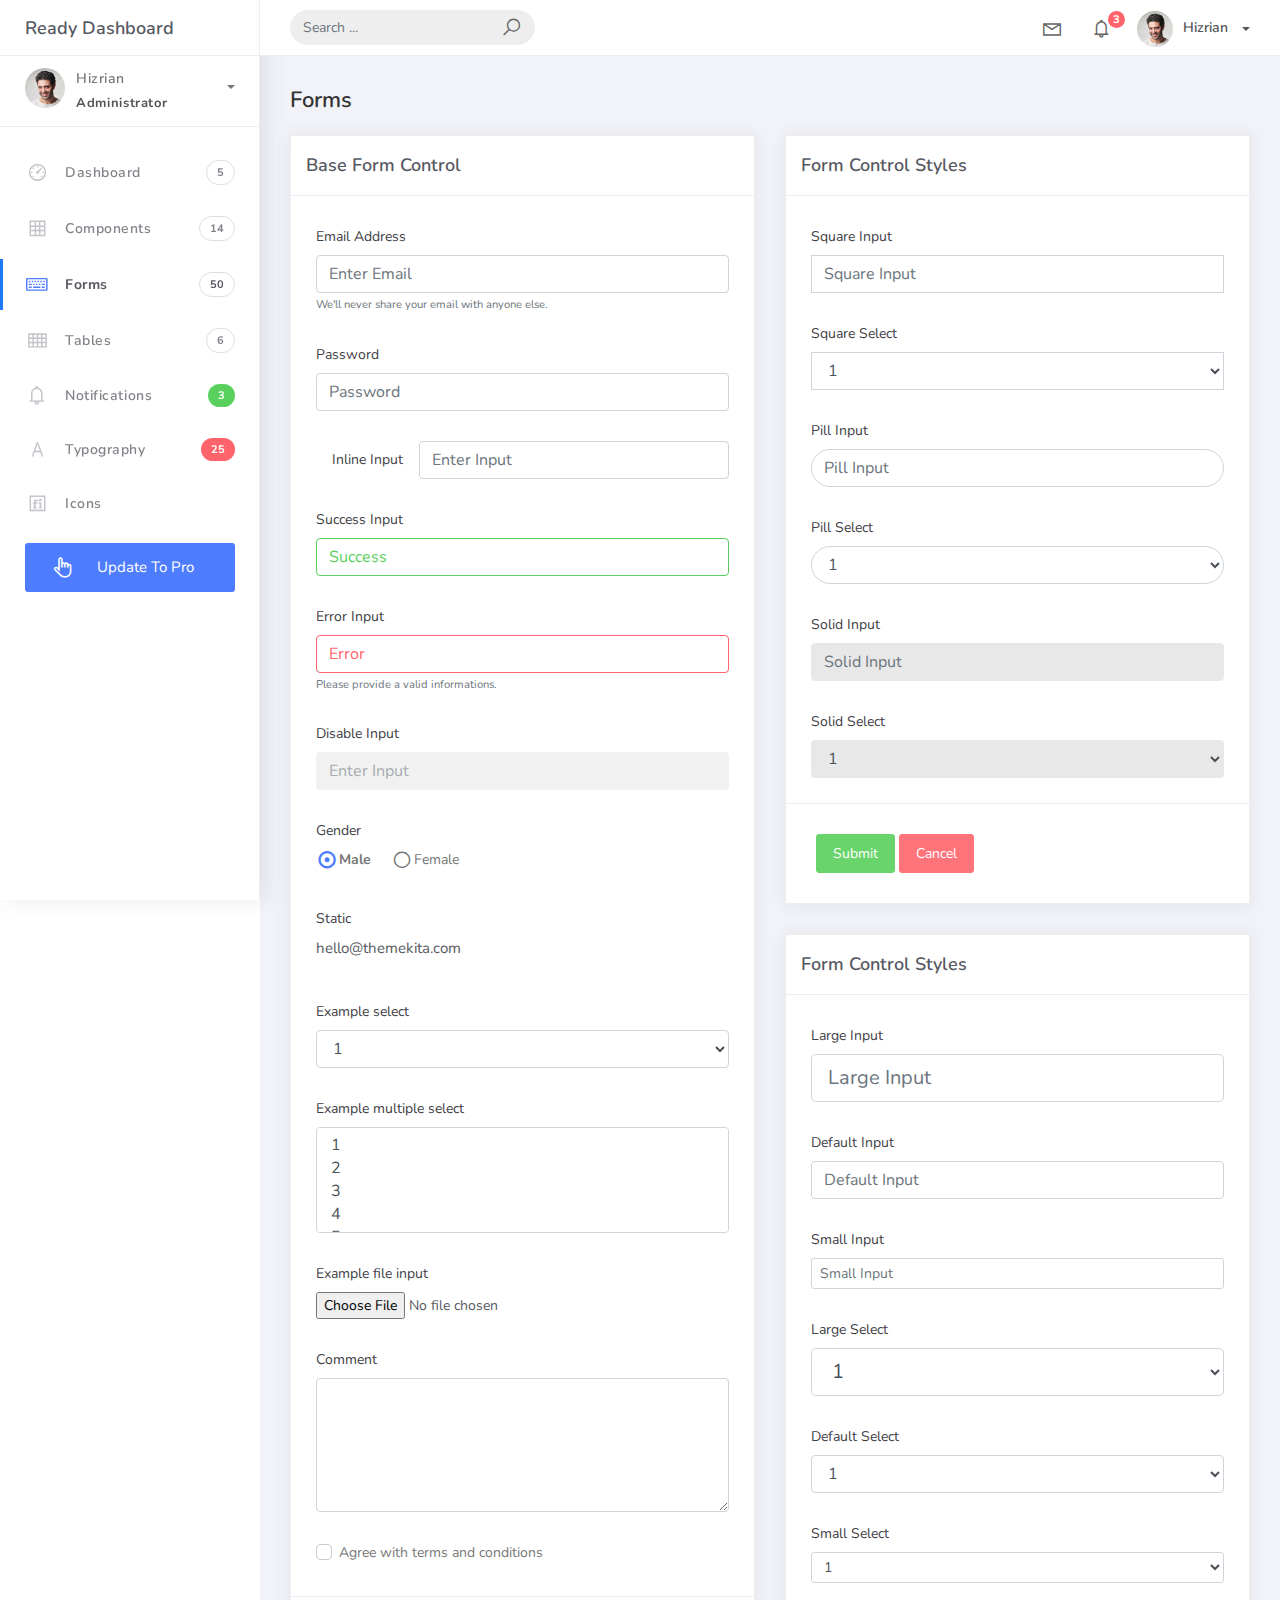
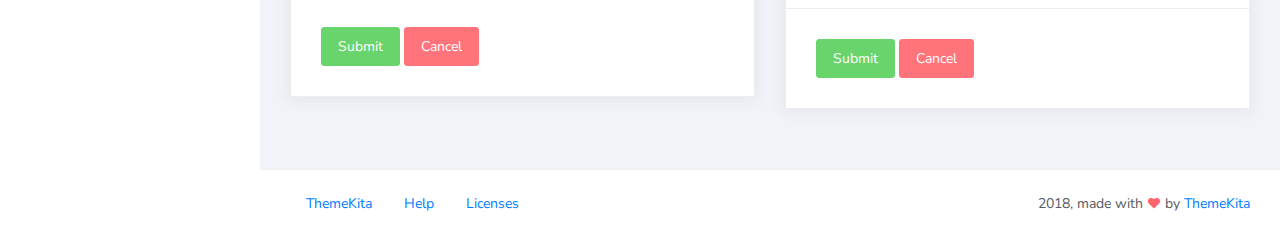
<file: admin/forms.html>
<!DOCTYPE html>
<html>
<head>
	<meta http-equiv="X-UA-Compatible" content="IE=edge,chrome=1" />
	<title>Forms - Ready Bootstrap Dashboard</title>
	<meta content='width=device-width, initial-scale=1.0, maximum-scale=1.0, user-scalable=0, shrink-to-fit=no' name='viewport' />
	<link rel="stylesheet" href="assets/css/bootstrap.min.css">
	<link rel="stylesheet" href="https://fonts.googleapis.com/css?family=Nunito:200,200i,300,300i,400,400i,600,600i,700,700i,800,800i,900,900i">
	<link rel="stylesheet" href="assets/css/ready.css">
	<link rel="stylesheet" href="assets/css/demo.css">
</head>
<body>
	<div class="wrapper">
		<div class="main-header">
			<div class="logo-header">
				<a href="index.html" class="logo">
					Ready Dashboard
				</a>
				<button class="navbar-toggler sidenav-toggler ml-auto" type="button" data-toggle="collapse" data-target="collapse" aria-controls="sidebar" aria-expanded="false" aria-label="Toggle navigation">
					<span class="navbar-toggler-icon"></span>
				</button>
				<button class="topbar-toggler more"><i class="la la-ellipsis-v"></i></button>
			</div>
			<nav class="navbar navbar-header navbar-expand-lg">
				<div class="container-fluid">
					
					<form class="navbar-left navbar-form nav-search mr-md-3" action="">
						<div class="input-group">
							<input type="text" placeholder="Search ..." class="form-control">
							<div class="input-group-append">
								<span class="input-group-text">
									<i class="la la-search search-icon"></i>
								</span>
							</div>
						</div>
					</form>
					<ul class="navbar-nav topbar-nav ml-md-auto align-items-center">
						<li class="nav-item dropdown hidden-caret">
							<a class="nav-link dropdown-toggle" href="#" id="navbarDropdown" role="button" data-toggle="dropdown" aria-haspopup="true" aria-expanded="false">
								<i class="la la-envelope"></i>
							</a>
							<div class="dropdown-menu" aria-labelledby="navbarDropdown">
								<a class="dropdown-item" href="#">Action</a>
								<a class="dropdown-item" href="#">Another action</a>
								<div class="dropdown-divider"></div>
								<a class="dropdown-item" href="#">Something else here</a>
							</div>
						</li>
						<li class="nav-item dropdown hidden-caret">
							<a class="nav-link dropdown-toggle" href="#" id="navbarDropdown" role="button" data-toggle="dropdown" aria-haspopup="true" aria-expanded="false">
								<i class="la la-bell"></i>
								<span class="notification">3</span>
							</a>
							<ul class="dropdown-menu notif-box" aria-labelledby="navbarDropdown">
								<li>
									<div class="dropdown-title">You have 4 new notification</div>
								</li>
								<li>
									<div class="notif-center">
										<a href="#">
											<div class="notif-icon notif-primary"> <i class="la la-user-plus"></i> </div>
											<div class="notif-content">
												<span class="block">
													New user registered
												</span>
												<span class="time">5 minutes ago</span> 
											</div>
										</a>
										<a href="#">
											<div class="notif-icon notif-success"> <i class="la la-comment"></i> </div>
											<div class="notif-content">
												<span class="block">
													Rahmad commented on Admin
												</span>
												<span class="time">12 minutes ago</span> 
											</div>
										</a>
										<a href="#">
											<div class="notif-img"> 
												<img src="assets/img/profile2.jpg" alt="Img Profile">
											</div>
											<div class="notif-content">
												<span class="block">
													Reza send messages to you
												</span>
												<span class="time">12 minutes ago</span> 
											</div>
										</a>
										<a href="#">
											<div class="notif-icon notif-danger"> <i class="la la-heart"></i> </div>
											<div class="notif-content">
												<span class="block">
													Farrah liked Admin
												</span>
												<span class="time">17 minutes ago</span> 
											</div>
										</a>
									</div>
								</li>
								<li>
									<a class="see-all" href="javascript:void(0);"> <strong>See all notifications</strong> <i class="la la-angle-right"></i> </a>
								</li>
							</ul>
						</li>
						<li class="nav-item dropdown">
							<a class="dropdown-toggle profile-pic" data-toggle="dropdown" href="#" aria-expanded="false"> <img src="assets/img/profile.jpg" alt="user-img" width="36" class="img-circle"><span >Hizrian</span></span> </a>
							<ul class="dropdown-menu dropdown-user">
								<li>
									<div class="user-box">
										<div class="u-img"><img src="assets/img/profile.jpg" alt="user"></div>
										<div class="u-text">
											<h4>Hizrian</h4>
											<p class="text-muted">hello@themekita.com</p><a href="profile.html" class="btn btn-rounded btn-danger btn-sm">View Profile</a></div>
										</div>
									</li>
									<div class="dropdown-divider"></div>
									<a class="dropdown-item" href="#"><i class="ti-user"></i> My Profile</a>
									<a class="dropdown-item" href="#"></i> My Balance</a>
									<a class="dropdown-item" href="#"><i class="ti-email"></i> Inbox</a>
									<div class="dropdown-divider"></div>
									<a class="dropdown-item" href="#"><i class="ti-settings"></i> Account Setting</a>
									<div class="dropdown-divider"></div>
									<a class="dropdown-item" href="#"><i class="fa fa-power-off"></i> Logout</a>
								</ul>
								<!-- /.dropdown-user -->
							</li>
						</ul>
					</div>
				</nav>
			</div>
			<div class="sidebar">
				<div class="scrollbar-inner sidebar-wrapper">
					<div class="user">
						<div class="photo">
							<img src="assets/img/profile.jpg">
						</div>
						<div class="info">
							<a class="" data-toggle="collapse" href="#collapseExample" aria-expanded="true">
								<span>
									Hizrian
									<span class="user-level">Administrator</span>
									<span class="caret"></span>
								</span>
							</a>
							<div class="clearfix"></div>

							<div class="collapse in" id="collapseExample" aria-expanded="true" style="">
								<ul class="nav">
									<li>
										<a href="#profile">
											<span class="link-collapse">My Profile</span>
										</a>
									</li>
									<li>
										<a href="#edit">
											<span class="link-collapse">Edit Profile</span>
										</a>
									</li>
									<li>
										<a href="#settings">
											<span class="link-collapse">Settings</span>
										</a>
									</li>
								</ul>
							</div>
						</div>
					</div>
					<ul class="nav">
						<li class="nav-item">
							<a href="index.html">
								<i class="la la-dashboard"></i>
								<p>Dashboard</p>
								<span class="badge badge-count">5</span>
							</a>
						</li>
						<li class="nav-item">
							<a href="components.html">
								<i class="la la-table"></i>
								<p>Components</p>
								<span class="badge badge-count">14</span>
							</a>
						</li>
						<li class="nav-item active">
							<a href="forms.html">
								<i class="la la-keyboard-o"></i>
								<p>Forms</p>
								<span class="badge badge-count">50</span>
							</a>
						</li>
						<li class="nav-item">
							<a href="tables.html">
								<i class="la la-th"></i>
								<p>Tables</p>
								<span class="badge badge-count">6</span>
							</a>
						</li>
						<li class="nav-item">
							<a href="notifications.html">
								<i class="la la-bell"></i>
								<p>Notifications</p>
								<span class="badge badge-success">3</span>
							</a>
						</li>
						<li class="nav-item">
							<a href="typography.html">
								<i class="la la-font"></i>
								<p>Typography</p>
								<span class="badge badge-danger">25</span>
							</a>
						</li>
						<li class="nav-item">
							<a href="icons.html">
								<i class="la la-fonticons"></i>
								<p>Icons</p>
							</a>
						</li>
						<li class="nav-item update-pro">
							<button  data-toggle="modal" data-target="#modalUpdate">
								<i class="la la-hand-pointer-o"></i>
								<p>Update To Pro</p>
							</button>
						</li>
					</ul>
				</div>
			</div>
			<div class="main-panel">
				<div class="content">
					<div class="container-fluid">
						<h4 class="page-title">Forms</h4>
						<div class="row">
							<div class="col-md-6">
								<div class="card">
									<div class="card-header">
										<div class="card-title">Base Form Control</div>
									</div>
									<div class="card-body">
										<div class="form-group">
											<label for="email">Email Address</label>
											<input type="email" class="form-control" id="email" placeholder="Enter Email">
											<small id="emailHelp" class="form-text text-muted">We'll never share your email with anyone else.</small>
										</div>
										<div class="form-group">
											<label for="password">Password</label>
											<input type="password" class="form-control" id="password" placeholder="Password">
										</div>
										<div class="form-group form-inline">
											<label for="inlineinput" class="col-md-3 col-form-label">Inline Input</label>
											<div class="col-md-9 p-0">
												<input type="text" class="form-control input-full" id="inlineinput" placeholder="Enter Input">
											</div>
										</div>
										<div class="form-group has-success">
											<label for="successInput">Success Input</label>
											<input type="text" id="successInput" value="Success" class="form-control">
										</div>
										<div class="form-group has-error has-feedback">
											<label for="errorInput">Error Input</label>
											<input type="text" id="errorInput" value="Error" class="form-control">
											<small id="emailHelp" class="form-text text-muted">Please provide a valid informations.</small>
										</div>
										<div class="form-group">
											<label for="disableinput">Disable Input</label>
											<input type="text" class="form-control" id="disableinput" placeholder="Enter Input" disabled>
										</div>
										<div class="form-check">
											<label>Gender</label><br/>
											<label class="form-radio-label">
												<input class="form-radio-input" type="radio" name="optionsRadios" value=""  checked="">
												<span class="form-radio-sign">Male</span>
											</label>
											<label class="form-radio-label ml-3">
												<input class="form-radio-input" type="radio" name="optionsRadios" value="">
												<span class="form-radio-sign">Female</span>
											</label>
										</div>
										<div class="form-group">
											<label class="control-label">
												Static
											</label> <!----> <p class="form-control-static">hello@themekita.com</p> <!---->  <!----></div>
											<div class="form-group">
												<label for="exampleFormControlSelect1">Example select</label>
												<select class="form-control" id="exampleFormControlSelect1">
													<option>1</option>
													<option>2</option>
													<option>3</option>
													<option>4</option>
													<option>5</option>
												</select>
											</div>
											<div class="form-group">
												<label for="exampleFormControlSelect2">Example multiple select</label>
												<select multiple class="form-control" id="exampleFormControlSelect2">
													<option>1</option>
													<option>2</option>
													<option>3</option>
													<option>4</option>
													<option>5</option>
												</select>
											</div>
											<div class="form-group">
												<label for="exampleFormControlFile1">Example file input</label>
												<input type="file" class="form-control-file" id="exampleFormControlFile1">
											</div>
											<div class="form-group">
												<label for="comment">Comment</label>
												<textarea class="form-control" id="comment" rows="5">

												</textarea>
											</div>
											<div class="form-check">
												<label class="form-check-label">
													<input class="form-check-input" type="checkbox" value="">
													<span class="form-check-sign">Agree with terms and conditions</span>
												</label>
											</div>
										</div>
										<div class="card-action">
											<button class="btn btn-success">Submit</button>
											<button class="btn btn-danger">Cancel</button>
										</div>
									</div>
								</div>
								<div class="col-md-6">
									<div class="card">
										<div class="card-header">
											<div class="card-title">Form Control Styles</div>
										</div>
										<div class="card-body">
											<div class="form-group">
												<label for="squareInput">Square Input</label>
												<input type="text" class="form-control input-square" id="squareInput" placeholder="Square Input">
											</div>
											<div class="form-group">
												<label for="squareSelect">Square Select</label>
												<select class="form-control input-square" id="squareSelect">
													<option>1</option>
													<option>2</option>
													<option>3</option>
													<option>4</option>
													<option>5</option>
												</select>
											</div>
											<div class="form-group">
												<label for="pillInput">Pill Input</label>
												<input type="text" class="form-control input-pill" id="pillInput" placeholder="Pill Input">
											</div>
											<div class="form-group">
												<label for="pillSelect">Pill Select</label>
												<select class="form-control input-pill" id="pillSelect">
													<option>1</option>
													<option>2</option>
													<option>3</option>
													<option>4</option>
													<option>5</option>
												</select>
											</div>
											<div class="form-group">
												<label for="solidInput">Solid Input</label>
												<input type="text" class="form-control input-solid" id="solidInput" placeholder="Solid Input">
											</div>
											<div class="form-group">
												<label for="solidSelect">Solid Select</label>
												<select class="form-control input-solid" id="solidSelect">
													<option>1</option>
													<option>2</option>
													<option>3</option>
													<option>4</option>
													<option>5</option>
												</select>
											</div>											
										</div>
										<div class="card-action">
											<button class="btn btn-success">Submit</button>
											<button class="btn btn-danger">Cancel</button>
										</div>
									</div>
									<div class="card">
										<div class="card-header">
											<div class="card-title">Form Control Styles</div>
										</div>
										<div class="card-body">
											<div class="form-group">
												<label for="largeInput">Large Input</label>
												<input type="text" class="form-control form-control-lg" id="largeInput" placeholder="Large Input">
											</div>
											<div class="form-group">
												<label for="largeInput">Default Input</label>
												<input type="text" class="form-control form-control" id="defaultInput" placeholder="Default Input">
											</div>
											<div class="form-group">
												<label for="smallInput">Small Input</label>
												<input type="text" class="form-control form-control-sm" id="smallInput" placeholder="Small Input">
											</div>
											<div class="form-group">
												<label for="largeSelect">Large Select</label>
												<select class="form-control form-control-lg" id="largeSelect">
													<option>1</option>
													<option>2</option>
													<option>3</option>
													<option>4</option>
													<option>5</option>
												</select>
											</div>
											<div class="form-group">
												<label for="defaultSelect">Default Select</label>
												<select class="form-control form-control" id="defaultSelect">
													<option>1</option>
													<option>2</option>
													<option>3</option>
													<option>4</option>
													<option>5</option>
												</select>
											</div>
											<div class="form-group">
												<label for="smallSelect">Small Select</label>
												<select class="form-control form-control-sm" id="smallSelect">
													<option>1</option>
													<option>2</option>
													<option>3</option>
													<option>4</option>
													<option>5</option>
												</select>
											</div>
										</div>
										<div class="card-action">
											<button class="btn btn-success">Submit</button>
											<button class="btn btn-danger">Cancel</button>
										</div>
									</div>
								</div>
							</div>
						</div>
					</div>
					<footer class="footer">
						<div class="container-fluid">
							<nav class="pull-left">
								<ul class="nav">
									<li class="nav-item">
										<a class="nav-link" href="http://www.themekita.com">
											ThemeKita
										</a>
									</li>
									<li class="nav-item">
										<a class="nav-link" href="#">
											Help
										</a>
									</li>
									<li class="nav-item">
										<a class="nav-link" href="#">
											Licenses
										</a>
									</li>
								</ul>
							</nav>
							<div class="copyright ml-auto">
								2018, made with <i class="la la-heart heart text-danger"></i> by <a href="http://www.themekita.com">ThemeKita</a>
							</div>				
						</div>
					</footer>
				</div>
			</div>
		</div>
	</div>
	<!-- Modal -->
	<div class="modal fade" id="modalUpdate" tabindex="-1" role="dialog" aria-labelledby="modalUpdatePro" aria-hidden="true">
		<div class="modal-dialog modal-dialog-centered" role="document">
			<div class="modal-content">
				<div class="modal-header bg-primary">
					<h6 class="modal-title"><i class="la la-frown-o"></i> Under Development</h6>
					<button type="button" class="close" data-dismiss="modal" aria-label="Close">
						<span aria-hidden="true">&times;</span>
					</button>
				</div>
				<div class="modal-body text-center">									
					<p>Currently the pro version of the <b>Ready Dashboard</b> Bootstrap is in progress development</p>
					<p>
					<b>We'll let you know when it's done</b></p>
				</div>
				<div class="modal-footer">
					<button type="button" class="btn btn-secondary" data-dismiss="modal">Close</button>
				</div>
			</div>
		</div>
	</div>
</body>
<script src="assets/js/core/jquery.3.2.1.min.js"></script>
<script src="assets/js/plugin/jquery-ui-1.12.1.custom/jquery-ui.min.js"></script>
<script src="assets/js/core/popper.min.js"></script>
<script src="assets/js/core/bootstrap.min.js"></script>
<script src="assets/js/plugin/chartist/chartist.min.js"></script>
<script src="assets/js/plugin/chartist/plugin/chartist-plugin-tooltip.min.js"></script>
<script src="assets/js/plugin/bootstrap-notify/bootstrap-notify.min.js"></script>
<script src="assets/js/plugin/bootstrap-toggle/bootstrap-toggle.min.js"></script>
<script src="assets/js/plugin/jquery-mapael/jquery.mapael.min.js"></script>
<script src="assets/js/plugin/jquery-mapael/maps/world_countries.min.js"></script>
<script src="assets/js/plugin/chart-circle/circles.min.js"></script>
<script src="assets/js/plugin/jquery-scrollbar/jquery.scrollbar.min.js"></script>
<script src="assets/js/ready.min.js"></script>
</html>
</file>
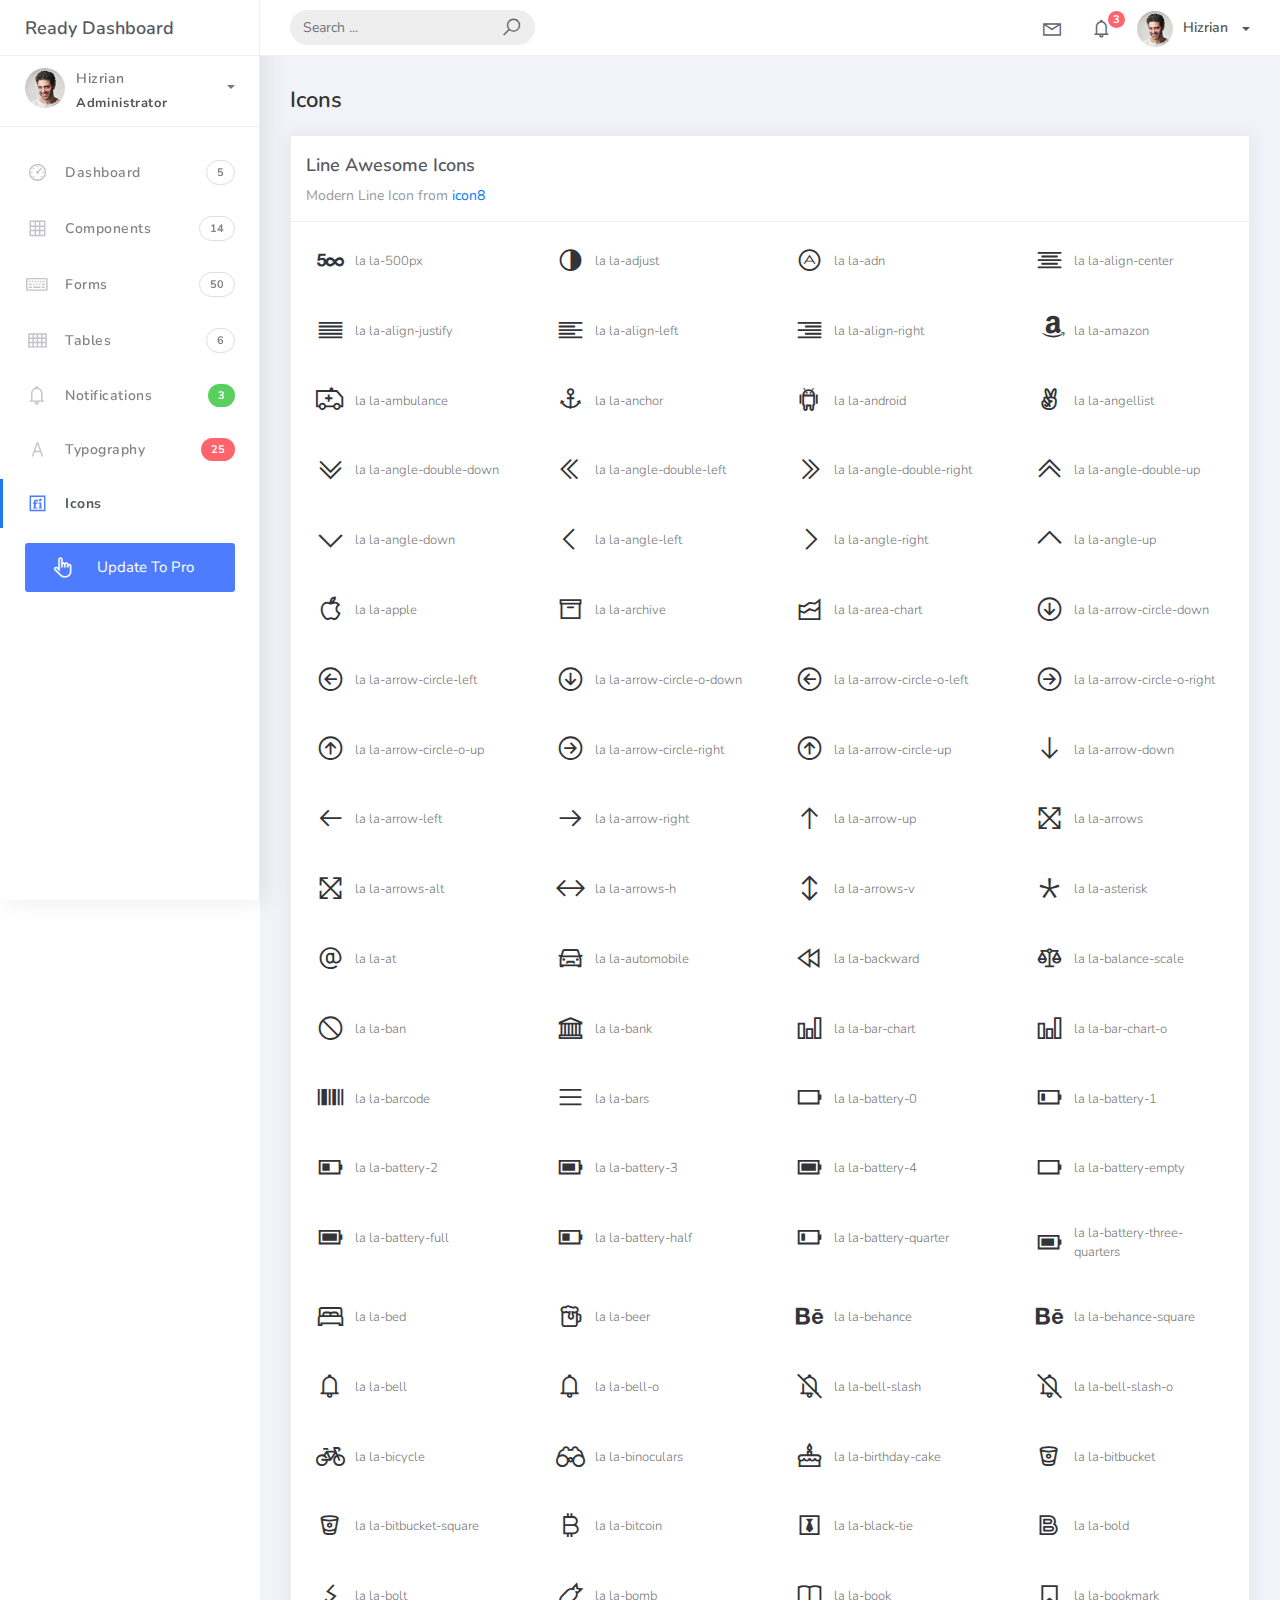
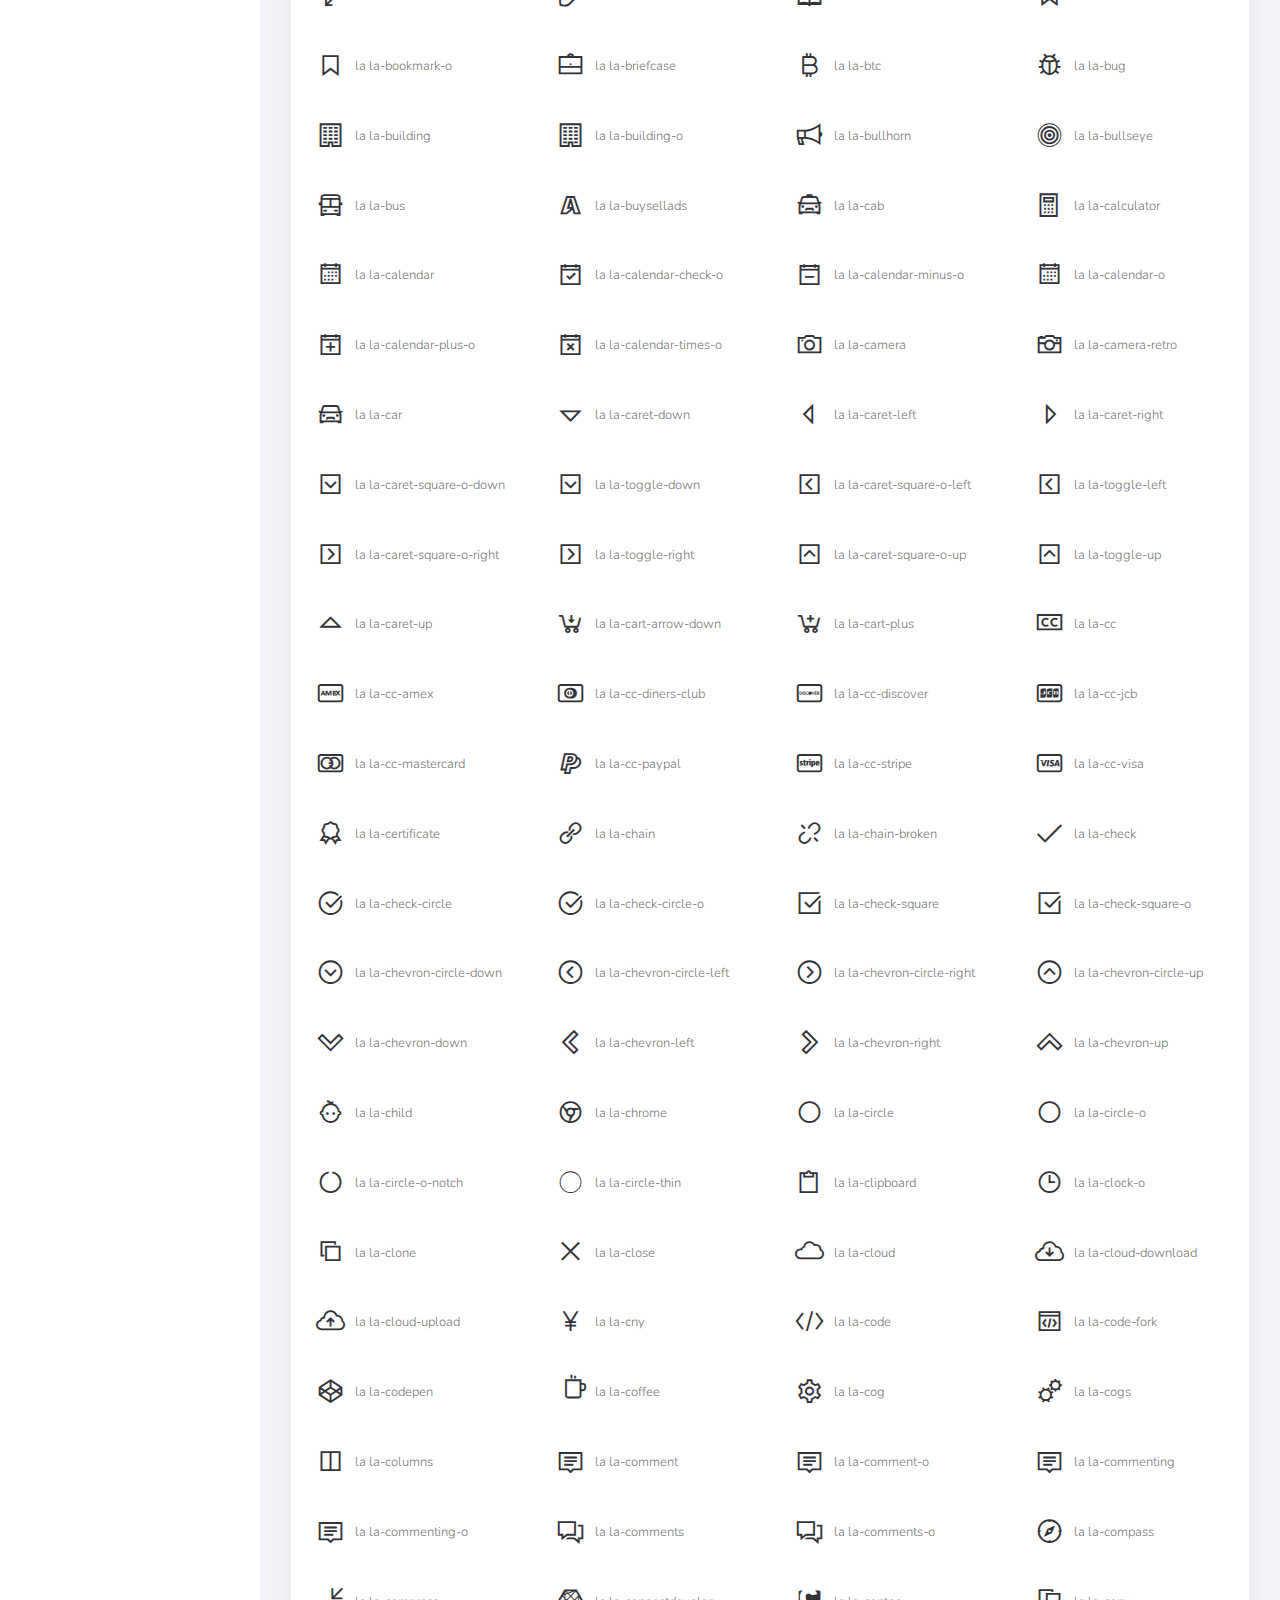
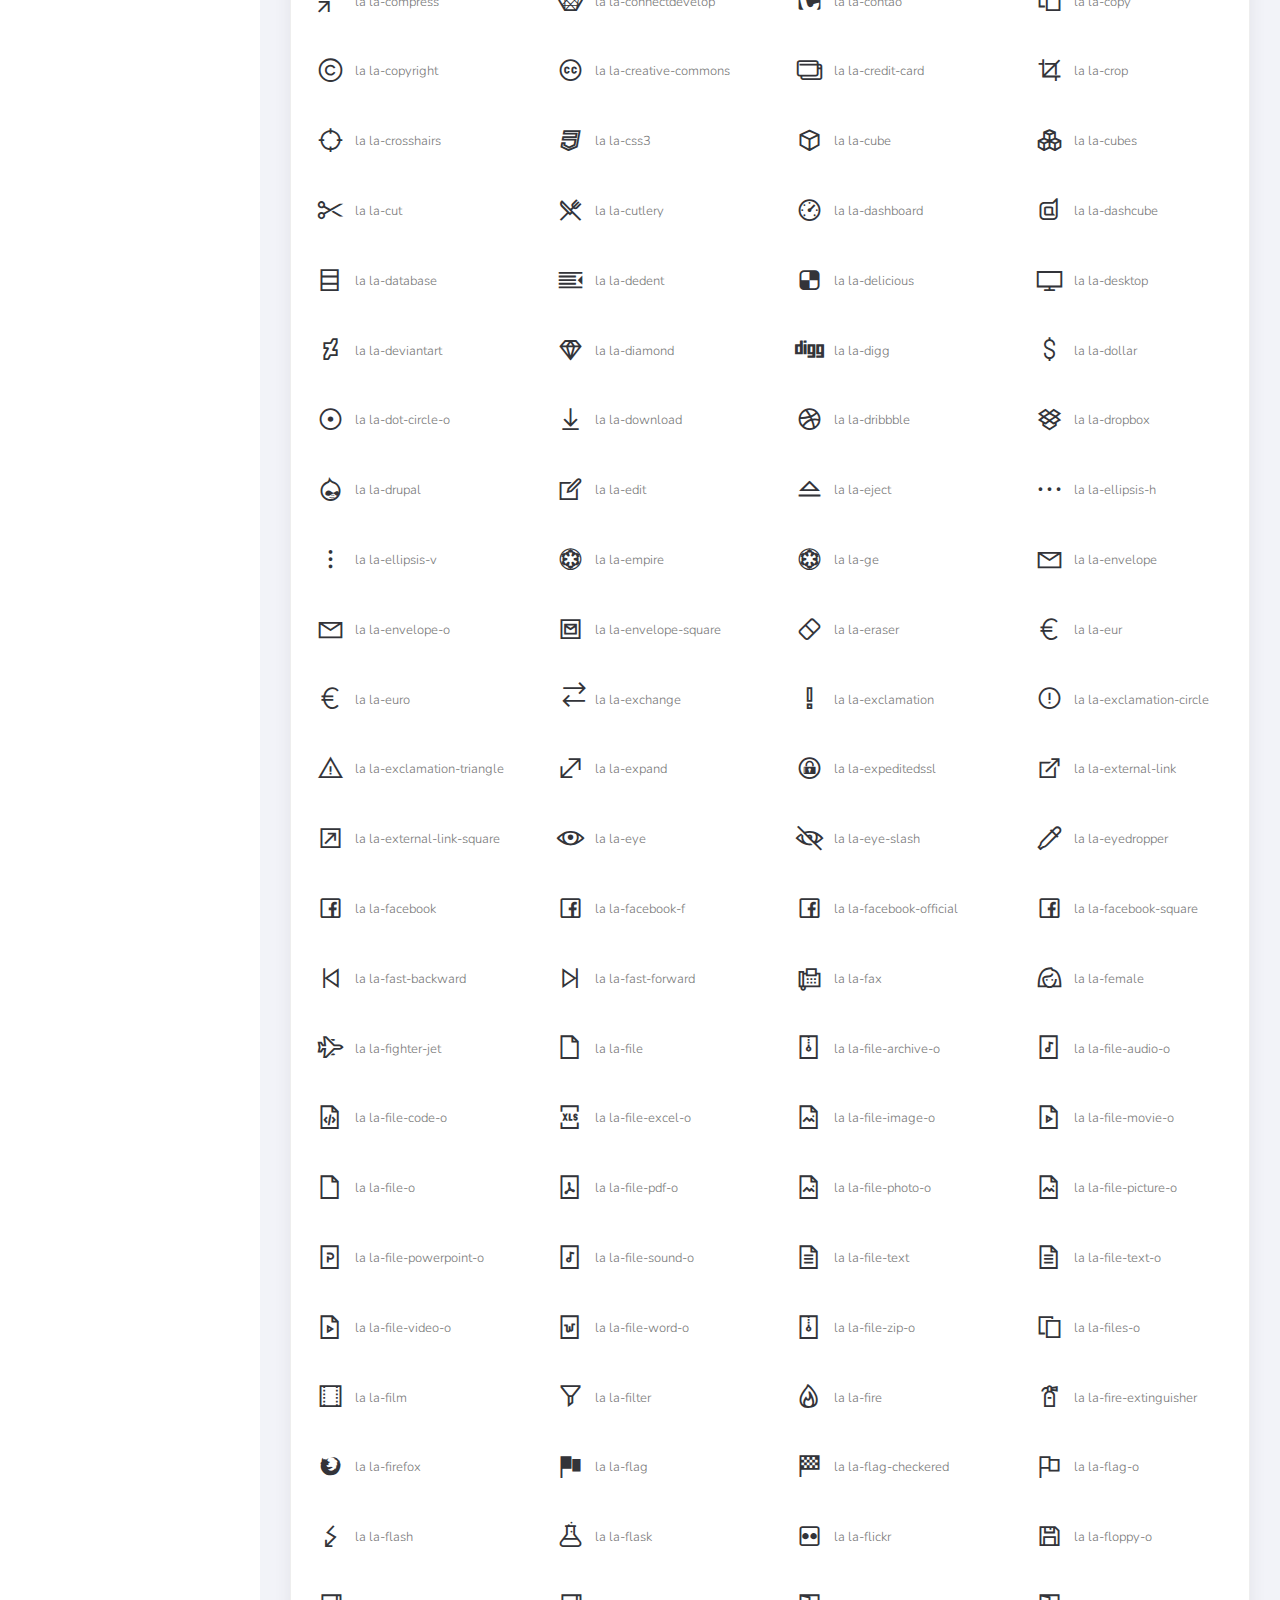
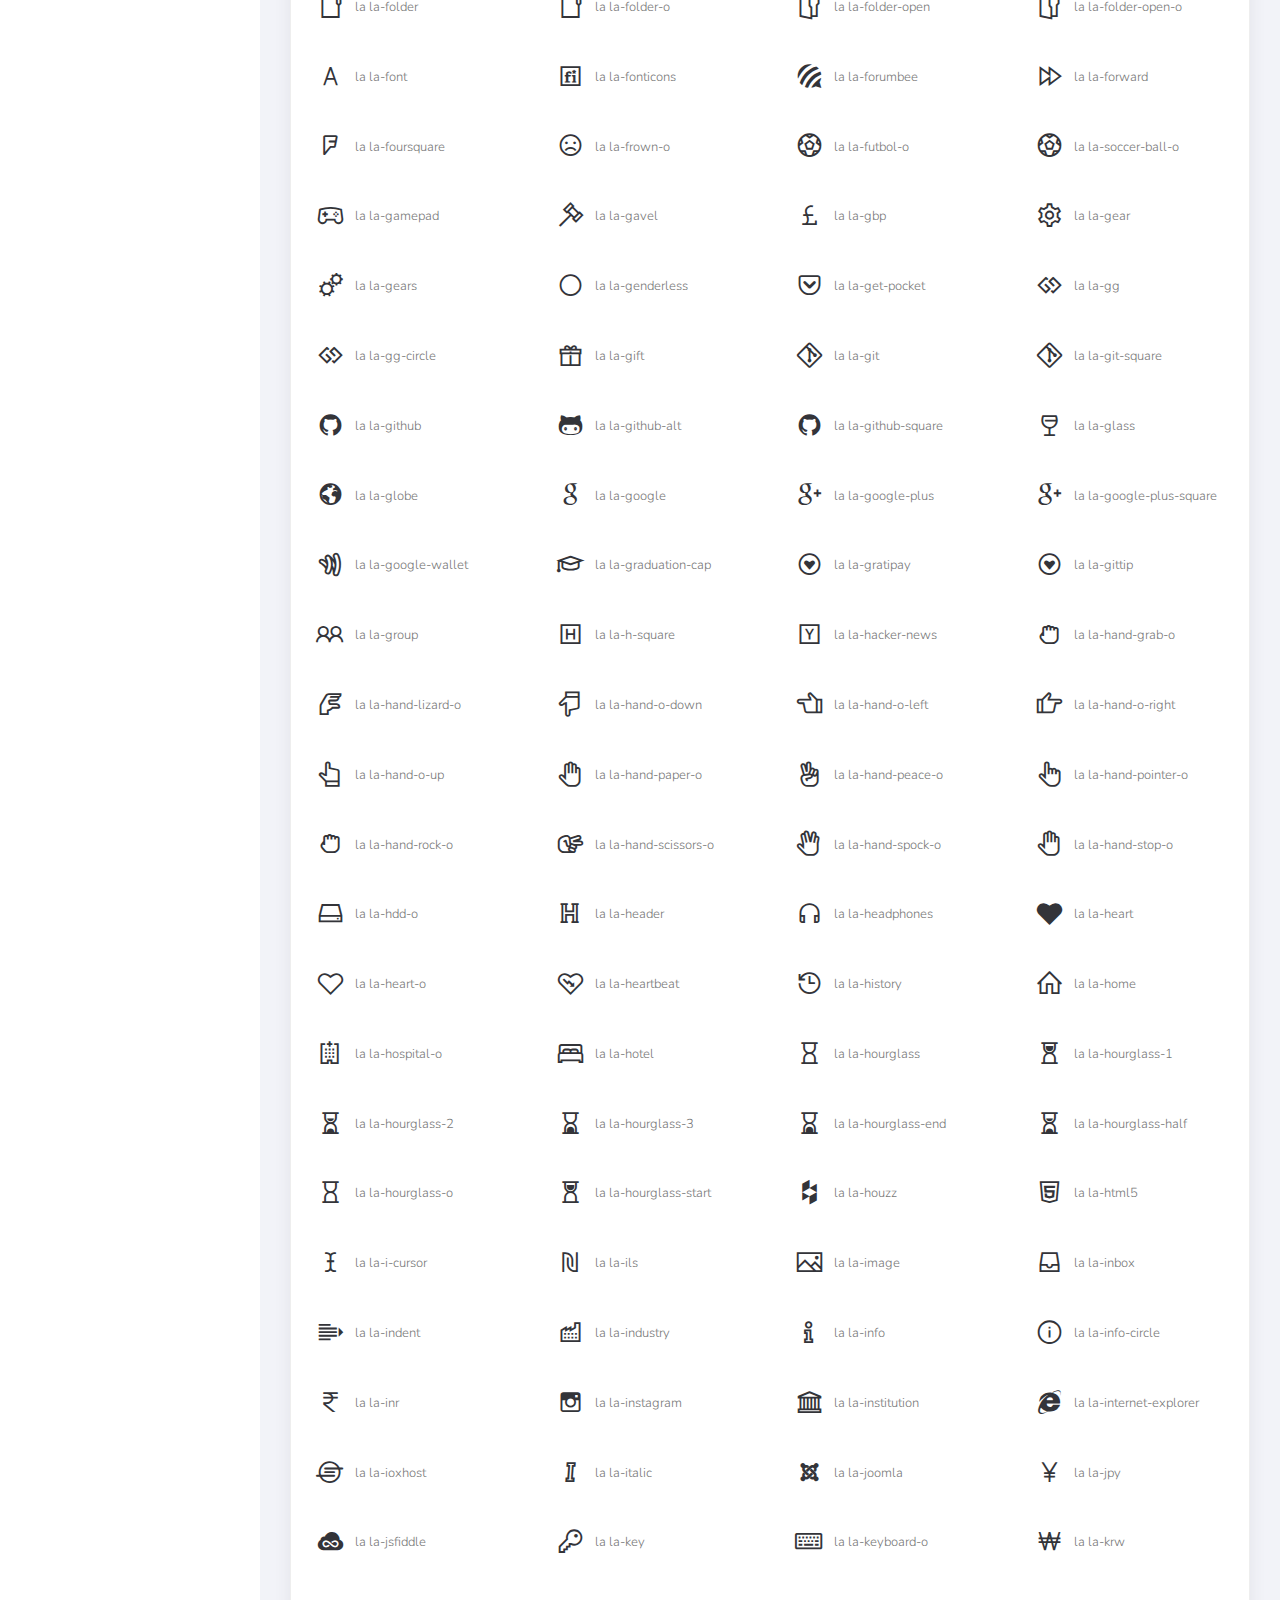
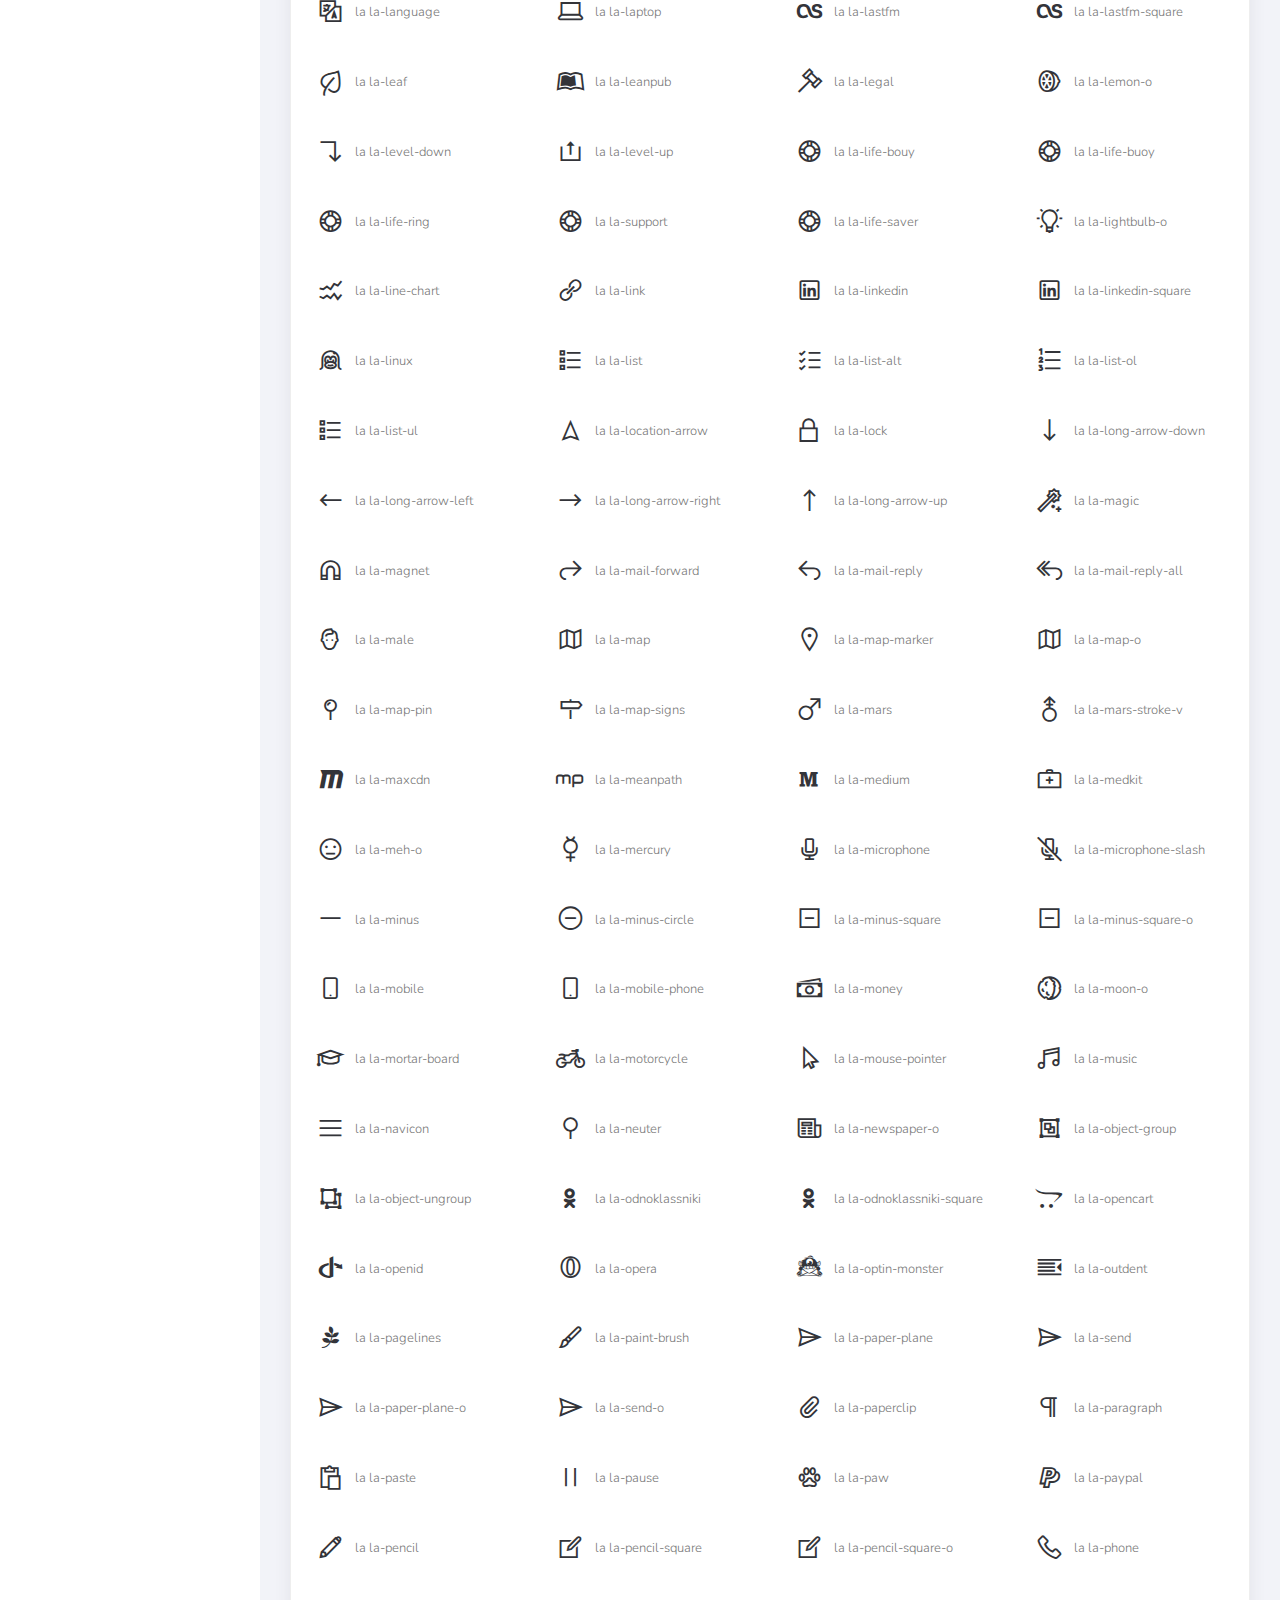
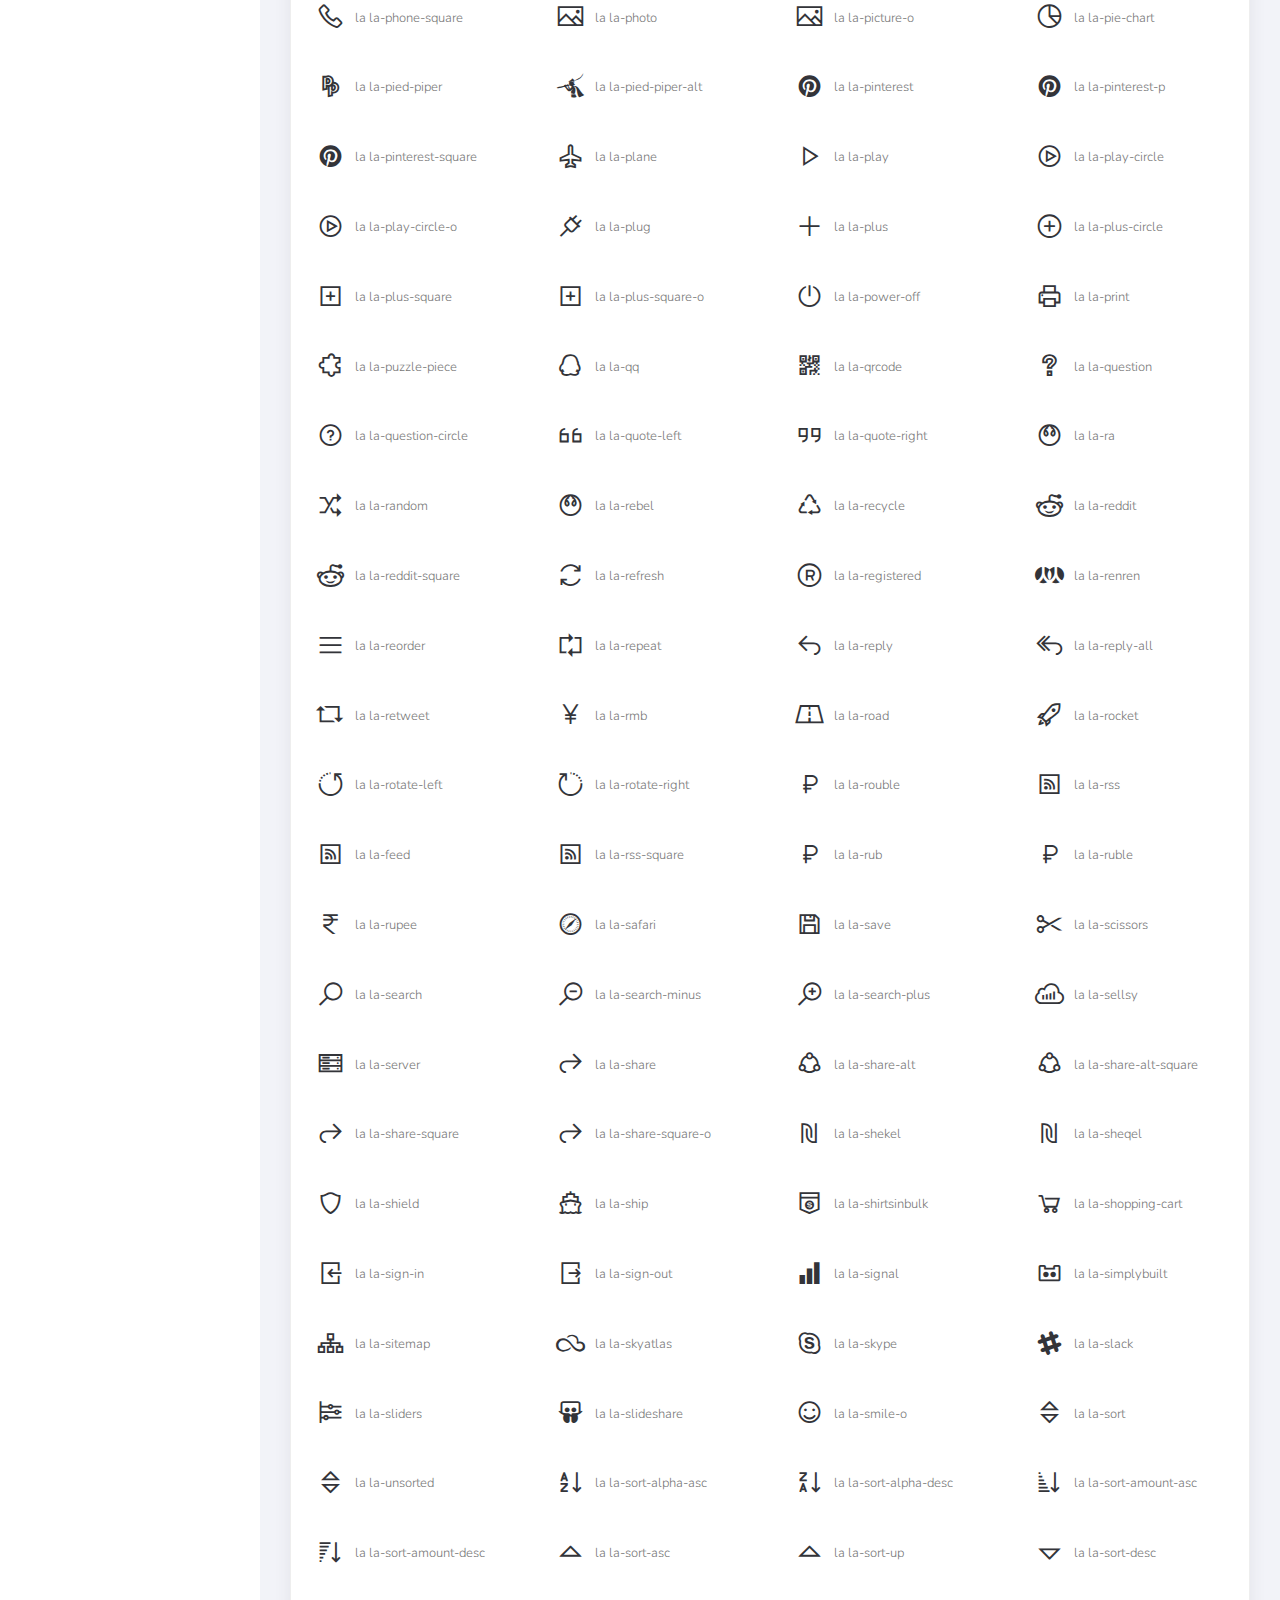
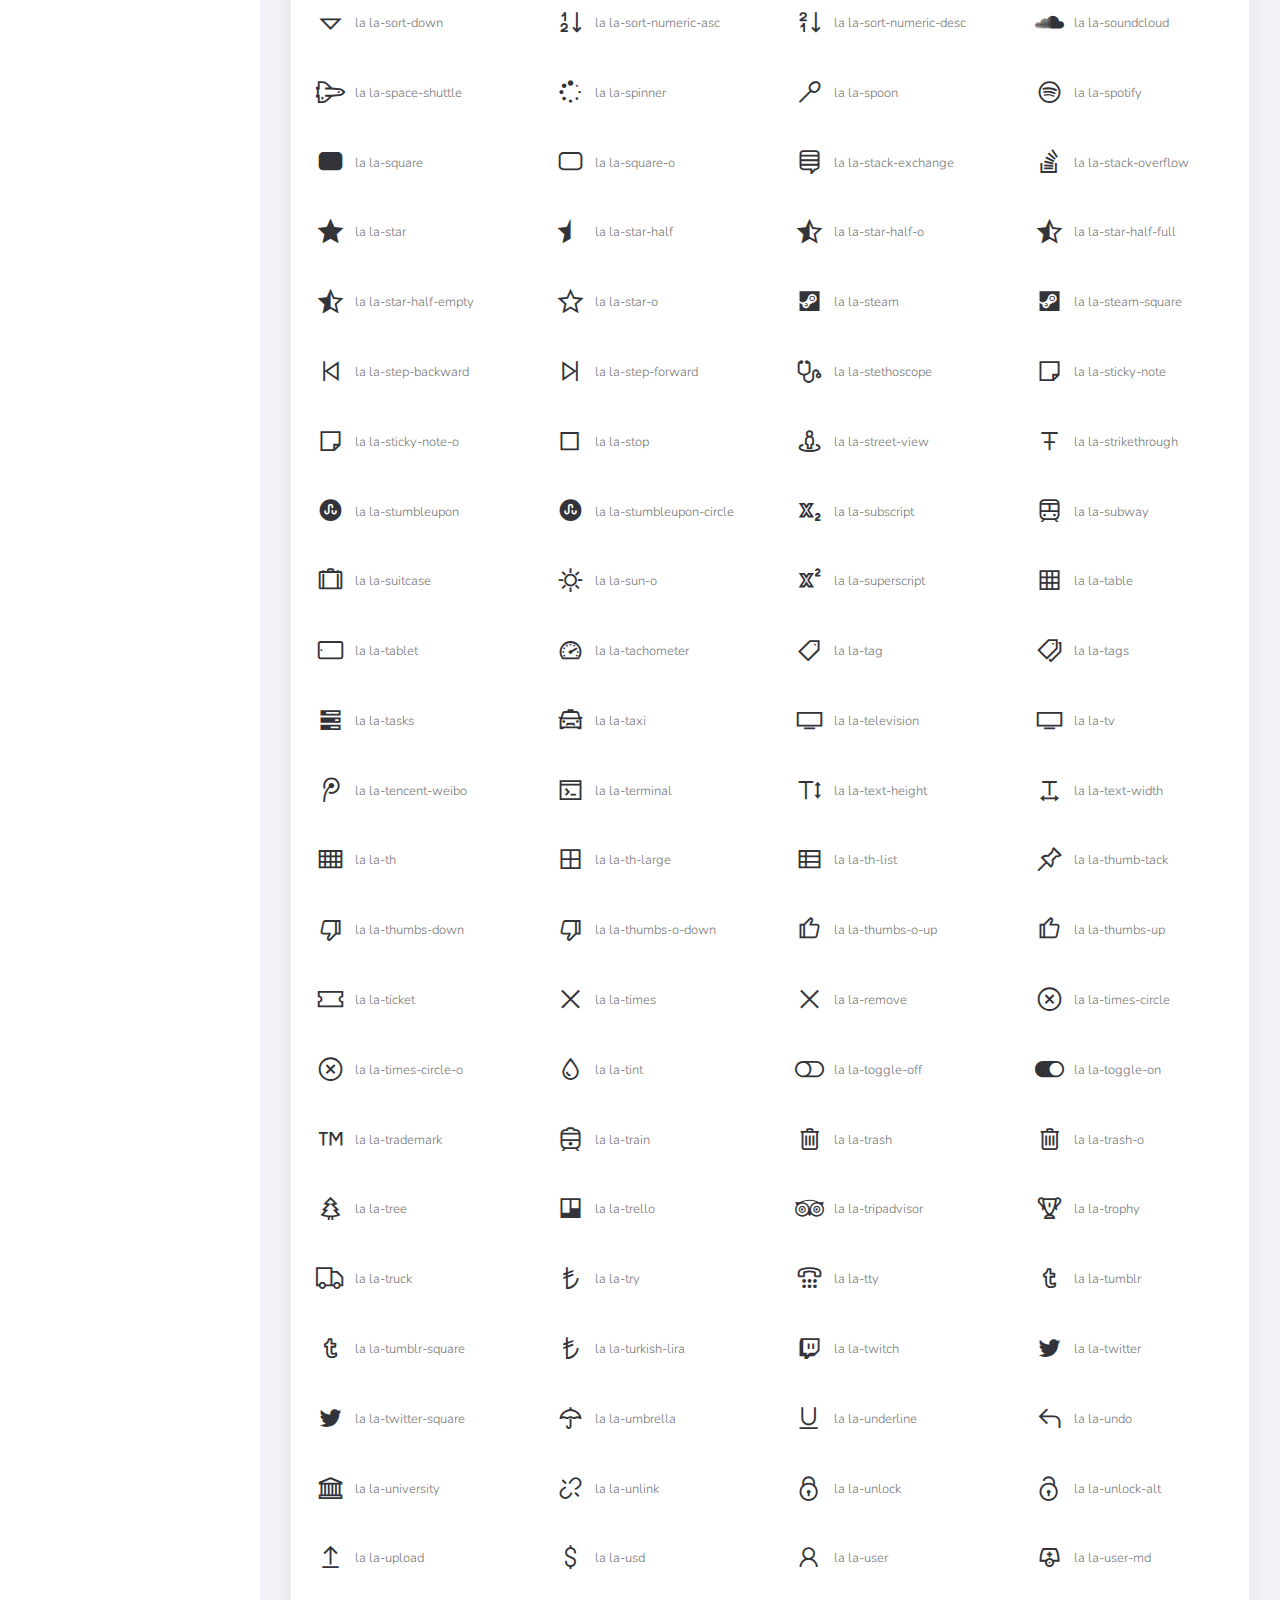
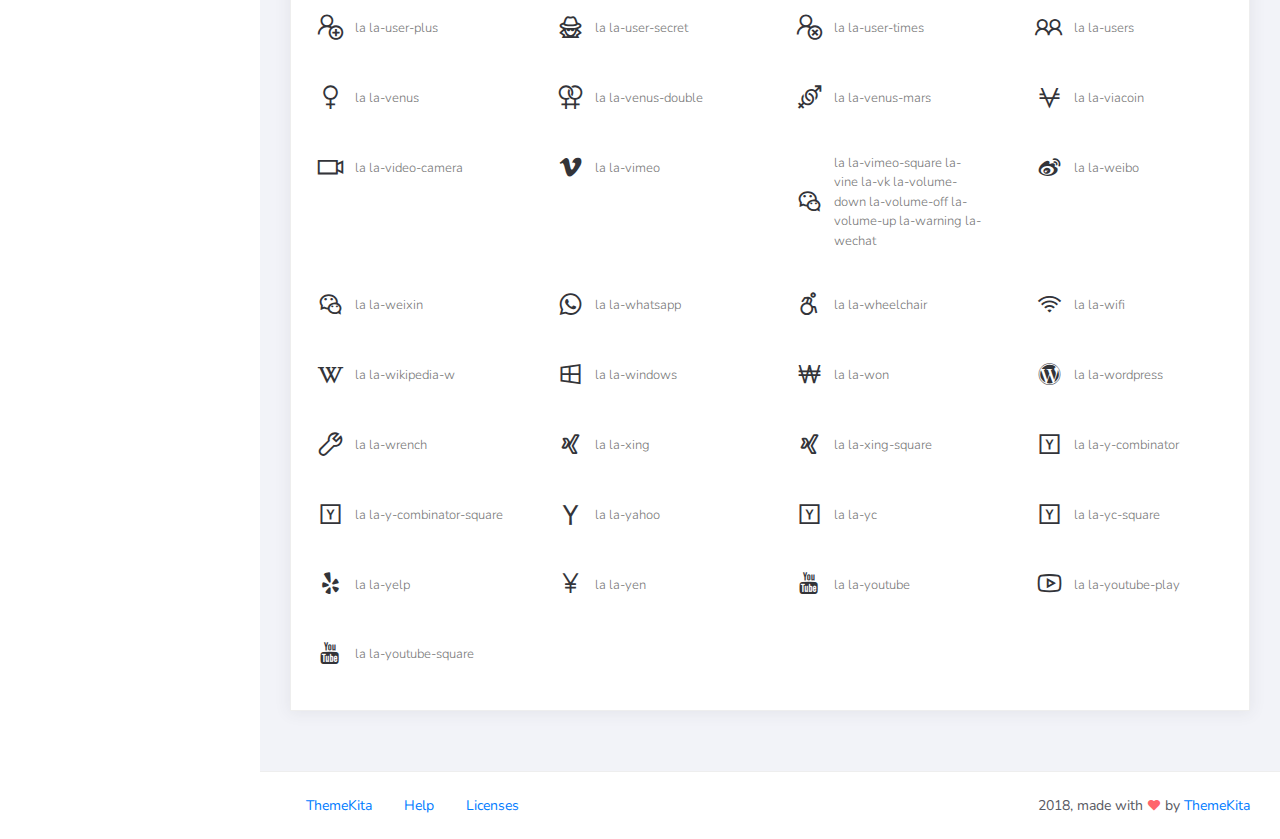
<file: admin/icons.html>
<!DOCTYPE html>
<html>
<head>
	<meta http-equiv="X-UA-Compatible" content="IE=edge,chrome=1" />
	<title>Icons - Ready Bootstrap Dashboard</title>
	<meta content='width=device-width, initial-scale=1.0, maximum-scale=1.0, user-scalable=0, shrink-to-fit=no' name='viewport' />
	<link rel="stylesheet" href="assets/css/bootstrap.min.css">
	<link rel="stylesheet" href="https://fonts.googleapis.com/css?family=Nunito:200,200i,300,300i,400,400i,600,600i,700,700i,800,800i,900,900i">
	<link rel="stylesheet" href="assets/css/ready.css">
	<link rel="stylesheet" href="assets/css/demo.css">
</head>
<body>
	<div class="wrapper">
		<div class="main-header">
			<div class="logo-header">
				<a href="index.html" class="logo">
					Ready Dashboard
				</a>
				<button class="navbar-toggler sidenav-toggler ml-auto" type="button" data-toggle="collapse" data-target="collapse" aria-controls="sidebar" aria-expanded="false" aria-label="Toggle navigation">
					<span class="navbar-toggler-icon"></span>
				</button>
				<button class="topbar-toggler more"><i class="la la-ellipsis-v"></i></button>
			</div>
			<nav class="navbar navbar-header navbar-expand-lg">
				<div class="container-fluid">
					
					<form class="navbar-left navbar-form nav-search mr-md-3" action="">
						<div class="input-group">
							<input type="text" placeholder="Search ..." class="form-control">
							<div class="input-group-append">
								<span class="input-group-text">
									<i class="la la-search search-icon"></i>
								</span>
							</div>
						</div>
					</form>
					<ul class="navbar-nav topbar-nav ml-md-auto align-items-center">
						<li class="nav-item dropdown hidden-caret">
							<a class="nav-link dropdown-toggle" href="#" id="navbarDropdown" role="button" data-toggle="dropdown" aria-haspopup="true" aria-expanded="false">
								<i class="la la-envelope"></i>
							</a>
							<div class="dropdown-menu" aria-labelledby="navbarDropdown">
								<a class="dropdown-item" href="#">Action</a>
								<a class="dropdown-item" href="#">Another action</a>
								<div class="dropdown-divider"></div>
								<a class="dropdown-item" href="#">Something else here</a>
							</div>
						</li>
						<li class="nav-item dropdown hidden-caret">
							<a class="nav-link dropdown-toggle" href="#" id="navbarDropdown" role="button" data-toggle="dropdown" aria-haspopup="true" aria-expanded="false">
								<i class="la la-bell"></i>
								<span class="notification">3</span>
							</a>
							<ul class="dropdown-menu notif-box" aria-labelledby="navbarDropdown">
								<li>
									<div class="dropdown-title">You have 4 new notification</div>
								</li>
								<li>
									<div class="notif-center">
										<a href="#">
											<div class="notif-icon notif-primary"> <i class="la la-user-plus"></i> </div>
											<div class="notif-content">
												<span class="block">
													New user registered
												</span>
												<span class="time">5 minutes ago</span> 
											</div>
										</a>
										<a href="#">
											<div class="notif-icon notif-success"> <i class="la la-comment"></i> </div>
											<div class="notif-content">
												<span class="block">
													Rahmad commented on Admin
												</span>
												<span class="time">12 minutes ago</span> 
											</div>
										</a>
										<a href="#">
											<div class="notif-img"> 
												<img src="assets/img/profile2.jpg" alt="Img Profile">
											</div>
											<div class="notif-content">
												<span class="block">
													Reza send messages to you
												</span>
												<span class="time">12 minutes ago</span> 
											</div>
										</a>
										<a href="#">
											<div class="notif-icon notif-danger"> <i class="la la-heart"></i> </div>
											<div class="notif-content">
												<span class="block">
													Farrah liked Admin
												</span>
												<span class="time">17 minutes ago</span> 
											</div>
										</a>
									</div>
								</li>
								<li>
									<a class="see-all" href="javascript:void(0);"> <strong>See all notifications</strong> <i class="la la-angle-right"></i> </a>
								</li>
							</ul>
						</li>
						<li class="nav-item dropdown">
							<a class="dropdown-toggle profile-pic" data-toggle="dropdown" href="#" aria-expanded="false"> <img src="assets/img/profile.jpg" alt="user-img" width="36" class="img-circle"><span >Hizrian</span></span> </a>
							<ul class="dropdown-menu dropdown-user">
								<li>
									<div class="user-box">
										<div class="u-img"><img src="assets/img/profile.jpg" alt="user"></div>
										<div class="u-text">
											<h4>Hizrian</h4>
											<p class="text-muted">hello@themekita.com</p><a href="profile.html" class="btn btn-rounded btn-danger btn-sm">View Profile</a></div>
										</div>
									</li>
									<div class="dropdown-divider"></div>
									<a class="dropdown-item" href="#"><i class="ti-user"></i> My Profile</a>
									<a class="dropdown-item" href="#"></i> My Balance</a>
									<a class="dropdown-item" href="#"><i class="ti-email"></i> Inbox</a>
									<div class="dropdown-divider"></div>
									<a class="dropdown-item" href="#"><i class="ti-settings"></i> Account Setting</a>
									<div class="dropdown-divider"></div>
									<a class="dropdown-item" href="#"><i class="fa fa-power-off"></i> Logout</a>
								</ul>
								<!-- /.dropdown-user -->
							</li>
						</ul>
					</div>
				</nav>
			</div>
			<div class="sidebar">
				<div class="scrollbar-inner sidebar-wrapper">
					<div class="user">
						<div class="photo">
							<img src="assets/img/profile.jpg">
						</div>
						<div class="info">
							<a class="" data-toggle="collapse" href="#collapseExample" aria-expanded="true">
								<span>
									Hizrian
									<span class="user-level">Administrator</span>
									<span class="caret"></span>
								</span>
							</a>
							<div class="clearfix"></div>

							<div class="collapse in" id="collapseExample" aria-expanded="true" style="">
								<ul class="nav">
									<li>
										<a href="#profile">
											<span class="link-collapse">My Profile</span>
										</a>
									</li>
									<li>
										<a href="#edit">
											<span class="link-collapse">Edit Profile</span>
										</a>
									</li>
									<li>
										<a href="#settings">
											<span class="link-collapse">Settings</span>
										</a>
									</li>
								</ul>
							</div>
						</div>
					</div>
					<ul class="nav">
						<li class="nav-item">
							<a href="index.html">
								<i class="la la-dashboard"></i>
								<p>Dashboard</p>
								<span class="badge badge-count">5</span>
							</a>
						</li>
						<li class="nav-item">
							<a href="components.html">
								<i class="la la-table"></i>
								<p>Components</p>
								<span class="badge badge-count">14</span>
							</a>
						</li>
						<li class="nav-item">
							<a href="forms.html">
								<i class="la la-keyboard-o"></i>
								<p>Forms</p>
								<span class="badge badge-count">50</span>
							</a>
						</li>
						<li class="nav-item">
							<a href="tables.html">
								<i class="la la-th"></i>
								<p>Tables</p>
								<span class="badge badge-count">6</span>
							</a>
						</li>
						<li class="nav-item">
							<a href="notifications.html">
								<i class="la la-bell"></i>
								<p>Notifications</p>
								<span class="badge badge-success">3</span>
							</a>
						</li>
						<li class="nav-item">
							<a href="typography.html">
								<i class="la la-font"></i>
								<p>Typography</p>
								<span class="badge badge-danger">25</span>
							</a>
						</li>
						<li class="nav-item active">
							<a href="icons.html">
								<i class="la la-fonticons"></i>
								<p>Icons</p>
							</a>
						</li>
						<li class="nav-item update-pro">
							<button  data-toggle="modal" data-target="#modalUpdate">
								<i class="la la-hand-pointer-o"></i>
								<p>Update To Pro</p>
							</button>
						</li>
					</ul>
				</div>
			</div>
			<div class="main-panel">
				<div class="content">
					<div class="container-fluid">
						<h4 class="page-title">Icons</h4>
						<div class="row">
							<div class="col-md-12">
								<div class="card">
									<div class="card-header">
										<div class="card-title">Line Awesome Icons</div>
										<div class="card-category">Modern Line Icon from <a class="link" href="https://icons8.com/line-awesome">icon8</a></div>
									</div>
									<div class="card-body">
										<div id="row-demo-icon" class="row">
										</div>
									</div>
								</div>
							</div>
						</div>
					</div>
				</div>
				<footer class="footer">
					<div class="container-fluid">
						<nav class="pull-left">
							<ul class="nav">
								<li class="nav-item">
									<a class="nav-link" href="http://www.themekita.com">
										ThemeKita
									</a>
								</li>
								<li class="nav-item">
									<a class="nav-link" href="#">
										Help
									</a>
								</li>
								<li class="nav-item">
									<a class="nav-link" href="https://themewagon.com/license/#free-item">
										Licenses
									</a>
								</li>
							</ul>
						</nav>
						<div class="copyright ml-auto">
							2018, made with <i class="la la-heart heart text-danger"></i> by <a href="http://www.themekita.com">ThemeKita</a>
						</div>				
					</div>
				</footer>
			</div>
		</div>
	</div>
	<!-- Modal -->
	<div class="modal fade" id="modalUpdate" tabindex="-1" role="dialog" aria-labelledby="modalUpdatePro" aria-hidden="true">
		<div class="modal-dialog modal-dialog-centered" role="document">
			<div class="modal-content">
				<div class="modal-header bg-primary">
					<h6 class="modal-title"><i class="la la-frown-o"></i> Under Development</h6>
					<button type="button" class="close" data-dismiss="modal" aria-label="Close">
						<span aria-hidden="true">&times;</span>
					</button>
				</div>
				<div class="modal-body text-center">									
					<p>Currently the pro version of the <b>Ready Dashboard</b> Bootstrap is in progress development</p>
					<p>
					<b>We'll let you know when it's done</b></p>
				</div>
				<div class="modal-footer">
					<button type="button" class="btn btn-secondary" data-dismiss="modal">Close</button>
				</div>
			</div>
		</div>
	</div>
</body>
<script src="assets/js/core/jquery.3.2.1.min.js"></script>
<script src="assets/js/plugin/jquery-ui-1.12.1.custom/jquery-ui.min.js"></script>
<script src="assets/js/core/popper.min.js"></script>
<script src="assets/js/core/bootstrap.min.js"></script>
<script src="assets/js/plugin/chartist/chartist.min.js"></script>
<script src="assets/js/plugin/chartist/plugin/chartist-plugin-tooltip.min.js"></script>
<script src="assets/js/plugin/bootstrap-notify/bootstrap-notify.min.js"></script>
<script src="assets/js/plugin/bootstrap-toggle/bootstrap-toggle.min.js"></script>
<script src="assets/js/plugin/jquery-mapael/jquery.mapael.min.js"></script>
<script src="assets/js/plugin/jquery-mapael/maps/world_countries.min.js"></script>
<script src="assets/js/plugin/chart-circle/circles.min.js"></script>
<script src="assets/js/plugin/jquery-scrollbar/jquery.scrollbar.min.js"></script>
<script src="assets/js/ready.min.js"></script>
<script type="text/javascript">
	var iconClass = ['la-500px', 'la-adjust', 'la-adn', 'la-align-center', 'la-align-justify',
	'la-align-left', 'la-align-right', 'la-amazon', 'la-ambulance', 'la-anchor', 'la-android', 'la-angellist', 'la-angle-double-down', 'la-angle-double-left', 'la-angle-double-right', 'la-angle-double-up', 'la-angle-down', 'la-angle-left', 'la-angle-right', 'la-angle-up', 'la-apple', 'la-archive', 'la-area-chart', ' la-arrow-circle-down', 'la-arrow-circle-left', 'la-arrow-circle-o-down', 'la-arrow-circle-o-left', 'la-arrow-circle-o-right', 'la-arrow-circle-o-up', 'la-arrow-circle-right', 'la-arrow-circle-up', 'la-arrow-down', 'la-arrow-left', 'la-arrow-right', 'la-arrow-up', 'la-arrows', 'la-arrows-alt', 'la-arrows-h', 'la-arrows-v', 'la-asterisk', 'la-at', 'la-automobile', 'la-backward', 'la-balance-scale', 'la-ban', 'la-bank', 'la-bar-chart', 'la-bar-chart-o', 'la-barcode', 'la-bars', 'la-battery-0', 'la-battery-1', 'la-battery-2', 'la-battery-3', 'la-battery-4', 'la-battery-empty', 'la-battery-full', 'la-battery-half', 'la-battery-quarter', 'la-battery-three-quarters', 'la-bed', 'la-beer', 'la-behance', 'la-behance-square', 'la-bell', 'la-bell-o', 'la-bell-slash', 'la-bell-slash-o', 'la-bicycle', 'la-binoculars', 'la-birthday-cake', 'la-bitbucket', 'la-bitbucket-square', 'la-bitcoin', 'la-black-tie', 'la-bold', 'la-bolt', 'la-bomb', 'la-book', 'la-bookmark', 'la-bookmark-o', 'la-briefcase', 'la-btc', 'la-bug', 'la-building', 'la-building-o', 'la-bullhorn', 'la-bullseye', 'la-bus', 'la-buysellads', 'la-cab', 'la-calculator', 'la-calendar', 'la-calendar-check-o', 'la-calendar-minus-o', 'la-calendar-o', 'la-calendar-plus-o', 'la-calendar-times-o', 'la-camera', 'la-camera-retro', 'la-car', 'la-caret-down', 'la-caret-left', 'la-caret-right', 'la-caret-square-o-down', 'la-toggle-down', 'la-caret-square-o-left', 'la-toggle-left', 'la-caret-square-o-right', 'la-toggle-right', 'la-caret-square-o-up', 'la-toggle-up', 'la-caret-up', 'la-cart-arrow-down', 'la-cart-plus', 'la-cc', 'la-cc-amex', 'la-cc-diners-club', 'la-cc-discover', 'la-cc-jcb', 'la-cc-mastercard', 'la-cc-paypal', 'la-cc-stripe', 'la-cc-visa', 'la-certificate', 'la-chain', 'la-chain-broken', 'la-check', 'la-check-circle', 'la-check-circle-o', 'la-check-square', 'la-check-square-o', 'la-chevron-circle-down', 'la-chevron-circle-left', 'la-chevron-circle-right', 'la-chevron-circle-up', 'la-chevron-down', 'la-chevron-left', 'la-chevron-right', 'la-chevron-up', 'la-child', 'la-chrome', 'la-circle', 'la-circle-o', 'la-circle-o-notch', 'la-circle-thin', 'la-clipboard', 'la-clock-o', 'la-clone', 'la-close', 'la-cloud', 'la-cloud-download', 'la-cloud-upload', 'la-cny', 'la-code', 'la-code-fork', 'la-codepen', 'la-coffee', 'la-cog', 'la-cogs', 'la-columns', 'la-comment', 'la-comment-o', 'la-commenting', 'la-commenting-o', 'la-comments', 'la-comments-o', 'la-compass', 'la-compress', 'la-connectdevelop', 'la-contao', 'la-copy', 'la-copyright', 'la-creative-commons', 'la-credit-card', 'la-crop', 'la-crosshairs', 'la-css3', 'la-cube', 'la-cubes', 'la-cut', 'la-cutlery', 'la-dashboard', 'la-dashcube', 'la-database', 'la-dedent', 'la-delicious', 'la-desktop', 'la-deviantart', 'la-diamond', 'la-digg', 'la-dollar', 'la-dot-circle-o', 'la-download', 'la-dribbble', 'la-dropbox', 'la-drupal', 'la-edit', 'la-eject', 'la-ellipsis-h', 'la-ellipsis-v', 'la-empire', 'la-ge', 'la-envelope', 'la-envelope-o', 'la-envelope-square', 'la-eraser', 'la-eur', 'la-euro', 'la-exchange', 'la-exclamation', 'la-exclamation-circle', 'la-exclamation-triangle', 'la-expand', 'la-expeditedssl', 'la-external-link', 'la-external-link-square', 'la-eye', 'la-eye-slash', 'la-eyedropper', 'la-facebook', 'la-facebook-f', 'la-facebook-official', 'la-facebook-square', 'la-fast-backward', 'la-fast-forward', 'la-fax', 'la-female', 'la-fighter-jet', 'la-file', 'la-file-archive-o', 'la-file-audio-o', 'la-file-code-o', 'la-file-excel-o', 'la-file-image-o', 'la-file-movie-o', 'la-file-o', 'la-file-pdf-o', 'la-file-photo-o', 'la-file-picture-o', 'la-file-powerpoint-o', 'la-file-sound-o', 'la-file-text', 'la-file-text-o', 'la-file-video-o', 'la-file-word-o', 'la-file-zip-o', 'la-files-o', 'la-film', 'la-filter', 'la-fire', 'la-fire-extinguisher', 'la-firefox', 'la-flag', 'la-flag-checkered', 'la-flag-o', 'la-flash', 'la-flask', 'la-flickr', 'la-floppy-o', 'la-folder', 'la-folder-o', 'la-folder-open', 'la-folder-open-o', 'la-font', 'la-fonticons', 'la-forumbee', 'la-forward', 'la-foursquare', 'la-frown-o', 'la-futbol-o', 'la-soccer-ball-o', 'la-gamepad', 'la-gavel', 'la-gbp', 'la-gear', 'la-gears', 'la-genderless', 'la-get-pocket', 'la-gg', 'la-gg-circle', 'la-gift', 'la-git', 'la-git-square', 'la-github', 'la-github-alt', 'la-github-square', 'la-glass', 'la-globe', 'la-google', 'la-google-plus', 'la-google-plus-square', 'la-google-wallet', 'la-graduation-cap', 'la-gratipay', 'la-gittip', 'la-group', 'la-h-square', 'la-hacker-news', 'la-hand-grab-o', 'la-hand-lizard-o', 'la-hand-o-down', 'la-hand-o-left', 'la-hand-o-right', 'la-hand-o-up', 'la-hand-paper-o', 'la-hand-peace-o', 'la-hand-pointer-o', 'la-hand-rock-o', 'la-hand-scissors-o', 'la-hand-spock-o', 'la-hand-stop-o', 'la-hdd-o', 'la-header', 'la-headphones', 'la-heart', 'la-heart-o', 'la-heartbeat', 'la-history', 'la-home', 'la-hospital-o', 'la-hotel', 'la-hourglass', 'la-hourglass-1', 'la-hourglass-2', 'la-hourglass-3', 'la-hourglass-end', 'la-hourglass-half', 'la-hourglass-o', 'la-hourglass-start', 'la-houzz', 'la-html5', 'la-i-cursor', 'la-ils', 'la-image', 'la-inbox', 'la-indent', 'la-industry', 'la-info', 'la-info-circle', 'la-inr', 'la-instagram', 'la-institution', 'la-internet-explorer', 'la-ioxhost', 'la-italic', 'la-joomla', 'la-jpy', 'la-jsfiddle', 'la-key', 'la-keyboard-o', 'la-krw', 'la-language', 'la-laptop', 'la-lastfm', 'la-lastfm-square', 'la-leaf', 'la-leanpub', 'la-legal', 'la-lemon-o', 'la-level-down', 'la-level-up', 'la-life-bouy', 'la-life-buoy', 'la-life-ring', 'la-support', 'la-life-saver', 'la-lightbulb-o', 'la-line-chart', 'la-link', 'la-linkedin', 'la-linkedin-square', 'la-linux', 'la-list', 'la-list-alt', 'la-list-ol', 'la-list-ul', 'la-location-arrow', 'la-lock', 'la-long-arrow-down', 'la-long-arrow-left', 'la-long-arrow-right', 'la-long-arrow-up', 'la-magic', 'la-magnet', 'la-mail-forward', 'la-mail-reply', 'la-mail-reply-all', 'la-male', 'la-map', 'la-map-marker', 'la-map-o', 'la-map-pin', 'la-map-signs', 'la-mars', 'la-mars-stroke-v', 'la-maxcdn', 'la-meanpath', 'la-medium', 'la-medkit', 'la-meh-o', 'la-mercury', 'la-microphone', 'la-microphone-slash', 'la-minus', 'la-minus-circle', 'la-minus-square', 'la-minus-square-o', 'la-mobile', 'la-mobile-phone', 'la-money', 'la-moon-o', 'la-mortar-board', 'la-motorcycle', 'la-mouse-pointer', 'la-music', 'la-navicon', 'la-neuter', 'la-newspaper-o', 'la-object-group', 'la-object-ungroup', 'la-odnoklassniki', 'la-odnoklassniki-square', 'la-opencart', 'la-openid', 'la-opera', 'la-optin-monster', 'la-outdent', 'la-pagelines', 'la-paint-brush', 'la-paper-plane', 'la-send', 'la-paper-plane-o', 'la-send-o', 'la-paperclip', 'la-paragraph', 'la-paste', 'la-pause', 'la-paw', 'la-paypal', 'la-pencil', 'la-pencil-square', 'la-pencil-square-o', 'la-phone', 'la-phone-square', 'la-photo', 'la-picture-o', 'la-pie-chart', 'la-pied-piper', 'la-pied-piper-alt', 'la-pinterest', 'la-pinterest-p', 'la-pinterest-square', 'la-plane', 'la-play', 'la-play-circle', 'la-play-circle-o', 'la-plug', 'la-plus', 'la-plus-circle', 'la-plus-square', 'la-plus-square-o', 'la-power-off', 'la-print', 'la-puzzle-piece', 'la-qq', 'la-qrcode', 'la-question', 'la-question-circle', 'la-quote-left', 'la-quote-right', 'la-ra', 'la-random', 'la-rebel', 'la-recycle', 'la-reddit', 'la-reddit-square', 'la-refresh', 'la-registered', 'la-renren', 'la-reorder', 'la-repeat', 'la-reply', 'la-reply-all', 'la-retweet', 'la-rmb', 'la-road', 'la-rocket', 'la-rotate-left', 'la-rotate-right', 'la-rouble', 'la-rss', 'la-feed', 'la-rss-square', 'la-rub', 'la-ruble', 'la-rupee', 'la-safari', 'la-save', 'la-scissors', 'la-search', 'la-search-minus', 'la-search-plus', 'la-sellsy', 'la-server', 'la-share', 'la-share-alt', 'la-share-alt-square', 'la-share-square', 'la-share-square-o', 'la-shekel', 'la-sheqel', 'la-shield', 'la-ship', 'la-shirtsinbulk', 'la-shopping-cart', 'la-sign-in', 'la-sign-out', 'la-signal', 'la-simplybuilt', 'la-sitemap', 'la-skyatlas', 'la-skype', 'la-slack', 'la-sliders', 'la-slideshare', 'la-smile-o', 'la-sort', 'la-unsorted', 'la-sort-alpha-asc', 'la-sort-alpha-desc', 'la-sort-amount-asc', 'la-sort-amount-desc', 'la-sort-asc', 'la-sort-up', 'la-sort-desc', 'la-sort-down', 'la-sort-numeric-asc', 'la-sort-numeric-desc', 'la-soundcloud', 'la-space-shuttle', 'la-spinner', 'la-spoon', 'la-spotify', 'la-square', 'la-square-o', 'la-stack-exchange', 'la-stack-overflow', 'la-star', 'la-star-half', 'la-star-half-o', 'la-star-half-full', 'la-star-half-empty', 'la-star-o', 'la-steam', 'la-steam-square', 'la-step-backward', 'la-step-forward', 'la-stethoscope', 'la-sticky-note', 'la-sticky-note-o', 'la-stop', 'la-street-view', 'la-strikethrough', 'la-stumbleupon', 'la-stumbleupon-circle', 'la-subscript', 'la-subway', 'la-suitcase', 'la-sun-o', 'la-superscript', 'la-table', 'la-tablet', 'la-tachometer', 'la-tag', 'la-tags', 'la-tasks', 'la-taxi', 'la-television', 'la-tv', 'la-tencent-weibo', 'la-terminal', 'la-text-height', 'la-text-width', 'la-th', 'la-th-large', 'la-th-list', 'la-thumb-tack', 'la-thumbs-down', 'la-thumbs-o-down', 'la-thumbs-o-up', 'la-thumbs-up', 'la-ticket', 'la-times', 'la-remove', 'la-times-circle', 'la-times-circle-o', 'la-tint', 'la-toggle-off', 'la-toggle-on', 'la-trademark', 'la-train', 'la-trash', 'la-trash-o', 'la-tree', 'la-trello', 'la-tripadvisor', 'la-trophy', 'la-truck', 'la-try', 'la-tty', 'la-tumblr', 'la-tumblr-square', 'la-turkish-lira', 'la-twitch', 'la-twitter', 'la-twitter-square', 'la-umbrella', 'la-underline', 'la-undo', 'la-university', 'la-unlink', 'la-unlock', 'la-unlock-alt', 'la-upload', 'la-usd', 'la-user', 'la-user-md', 'la-user-plus', 'la-user-secret', 'la-user-times', 'la-users', 'la-venus', 'la-venus-double', 'la-venus-mars', 'la-viacoin', 'la-video-camera', 'la-vimeo', 'la-vimeo-square la-vine la-vk la-volume-down la-volume-off la-volume-up la-warning la-wechat', 'la-weibo', 'la-weixin', 'la-whatsapp', 'la-wheelchair', 'la-wifi', 'la-wikipedia-w', 'la-windows', 'la-won', 'la-wordpress', 'la-wrench', 'la-xing', 'la-xing-square', 'la-y-combinator', 'la-y-combinator-square', 'la-yahoo', 'la-yc', 'la-yc-square', 'la-yelp', 'la-yen', 'la-youtube', 'la-youtube-play', 'la-youtube-square'
	]; var rowDemoIcon = "#row-demo-icon";
	for (i = 0; i < iconClass.length; i++){
		$(rowDemoIcon).append('<div class="col-md-3"> <div class="demo-icon"> <div class="icon-preview"><i class="la ' + iconClass[i] + '"></i></div> <div class="icon-class">la ' + iconClass[i] + '</div> </div> </div>');
	}
</script>
</html>
</file>
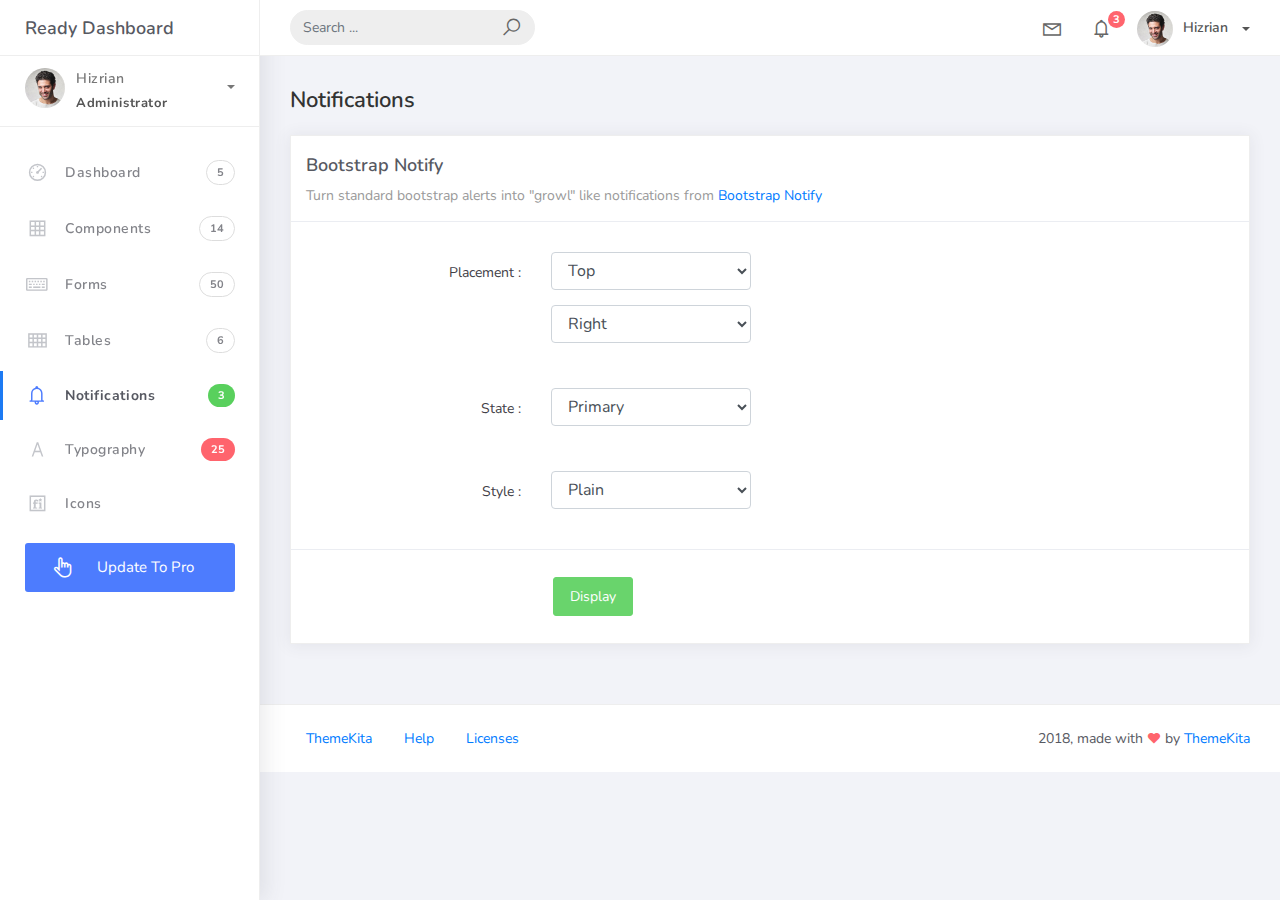
<file: admin/notifications.html>
<!DOCTYPE html>
<html>
<head>
	<meta http-equiv="X-UA-Compatible" content="IE=edge,chrome=1" />
	<title>Notifications - Ready Bootstrap Dashboard</title>
	<meta content='width=device-width, initial-scale=1.0, maximum-scale=1.0, user-scalable=0, shrink-to-fit=no' name='viewport' />
	<link rel="stylesheet" href="assets/css/bootstrap.min.css">
	<link rel="stylesheet" href="https://fonts.googleapis.com/css?family=Nunito:200,200i,300,300i,400,400i,600,600i,700,700i,800,800i,900,900i">
	<link rel="stylesheet" href="assets/css/ready.css">
	<link rel="stylesheet" href="assets/css/demo.css">
</head>
<body>
	<div class="wrapper">
		<div class="main-header">
			<div class="logo-header">
				<a href="index.html" class="logo">
					Ready Dashboard
				</a>
				<button class="navbar-toggler sidenav-toggler ml-auto" type="button" data-toggle="collapse" data-target="collapse" aria-controls="sidebar" aria-expanded="false" aria-label="Toggle navigation">
					<span class="navbar-toggler-icon"></span>
				</button>
				<button class="topbar-toggler more"><i class="la la-ellipsis-v"></i></button>
			</div>
			<nav class="navbar navbar-header navbar-expand-lg">
				<div class="container-fluid">
					
					<form class="navbar-left navbar-form nav-search mr-md-3" action="">
						<div class="input-group">
							<input type="text" placeholder="Search ..." class="form-control">
							<div class="input-group-append">
								<span class="input-group-text">
									<i class="la la-search search-icon"></i>
								</span>
							</div>
						</div>
					</form>
					<ul class="navbar-nav topbar-nav ml-md-auto align-items-center">
						<li class="nav-item dropdown hidden-caret">
							<a class="nav-link dropdown-toggle" href="#" id="navbarDropdown" role="button" data-toggle="dropdown" aria-haspopup="true" aria-expanded="false">
								<i class="la la-envelope"></i>
							</a>
							<div class="dropdown-menu" aria-labelledby="navbarDropdown">
								<a class="dropdown-item" href="#">Action</a>
								<a class="dropdown-item" href="#">Another action</a>
								<div class="dropdown-divider"></div>
								<a class="dropdown-item" href="#">Something else here</a>
							</div>
						</li>
						<li class="nav-item dropdown hidden-caret">
							<a class="nav-link dropdown-toggle" href="#" id="navbarDropdown" role="button" data-toggle="dropdown" aria-haspopup="true" aria-expanded="false">
								<i class="la la-bell"></i>
								<span class="notification">3</span>
							</a>
							<ul class="dropdown-menu notif-box" aria-labelledby="navbarDropdown">
								<li>
									<div class="dropdown-title">You have 4 new notification</div>
								</li>
								<li>
									<div class="notif-center">
										<a href="#">
											<div class="notif-icon notif-primary"> <i class="la la-user-plus"></i> </div>
											<div class="notif-content">
												<span class="block">
													New user registered
												</span>
												<span class="time">5 minutes ago</span> 
											</div>
										</a>
										<a href="#">
											<div class="notif-icon notif-success"> <i class="la la-comment"></i> </div>
											<div class="notif-content">
												<span class="block">
													Rahmad commented on Admin
												</span>
												<span class="time">12 minutes ago</span> 
											</div>
										</a>
										<a href="#">
											<div class="notif-img"> 
												<img src="assets/img/profile2.jpg" alt="Img Profile">
											</div>
											<div class="notif-content">
												<span class="block">
													Reza send messages to you
												</span>
												<span class="time">12 minutes ago</span> 
											</div>
										</a>
										<a href="#">
											<div class="notif-icon notif-danger"> <i class="la la-heart"></i> </div>
											<div class="notif-content">
												<span class="block">
													Farrah liked Admin
												</span>
												<span class="time">17 minutes ago</span> 
											</div>
										</a>
									</div>
								</li>
								<li>
									<a class="see-all" href="javascript:void(0);"> <strong>See all notifications</strong> <i class="la la-angle-right"></i> </a>
								</li>
							</ul>
						</li>
						<li class="nav-item dropdown">
							<a class="dropdown-toggle profile-pic" data-toggle="dropdown" href="#" aria-expanded="false"> <img src="assets/img/profile.jpg" alt="user-img" width="36" class="img-circle"><span >Hizrian</span></span> </a>
							<ul class="dropdown-menu dropdown-user">
								<li>
									<div class="user-box">
										<div class="u-img"><img src="assets/img/profile.jpg" alt="user"></div>
										<div class="u-text">
											<h4>Hizrian</h4>
											<p class="text-muted">hello@themekita.com</p><a href="profile.html" class="btn btn-rounded btn-danger btn-sm">View Profile</a></div>
										</div>
									</li>
									<div class="dropdown-divider"></div>
									<a class="dropdown-item" href="#"><i class="ti-user"></i> My Profile</a>
									<a class="dropdown-item" href="#"></i> My Balance</a>
									<a class="dropdown-item" href="#"><i class="ti-email"></i> Inbox</a>
									<div class="dropdown-divider"></div>
									<a class="dropdown-item" href="#"><i class="ti-settings"></i> Account Setting</a>
									<div class="dropdown-divider"></div>
									<a class="dropdown-item" href="#"><i class="fa fa-power-off"></i> Logout</a>
								</ul>
								<!-- /.dropdown-user -->
							</li>
						</ul>
					</div>
				</nav>
			</div>
			<div class="sidebar">
				<div class="scrollbar-inner sidebar-wrapper">
					<div class="user">
						<div class="photo">
							<img src="assets/img/profile.jpg">
						</div>
						<div class="info">
							<a class="" data-toggle="collapse" href="#collapseExample" aria-expanded="true">
								<span>
									Hizrian
									<span class="user-level">Administrator</span>
									<span class="caret"></span>
								</span>
							</a>
							<div class="clearfix"></div>

							<div class="collapse in" id="collapseExample" aria-expanded="true" style="">
								<ul class="nav">
									<li>
										<a href="#profile">
											<span class="link-collapse">My Profile</span>
										</a>
									</li>
									<li>
										<a href="#edit">
											<span class="link-collapse">Edit Profile</span>
										</a>
									</li>
									<li>
										<a href="#settings">
											<span class="link-collapse">Settings</span>
										</a>
									</li>
								</ul>
							</div>
						</div>
					</div>
					<ul class="nav">
						<li class="nav-item">
							<a href="index.html">
								<i class="la la-dashboard"></i>
								<p>Dashboard</p>
								<span class="badge badge-count">5</span>
							</a>
						</li>
						<li class="nav-item">
							<a href="components.html">
								<i class="la la-table"></i>
								<p>Components</p>
								<span class="badge badge-count">14</span>
							</a>
						</li>
						<li class="nav-item">
							<a href="forms.html">
								<i class="la la-keyboard-o"></i>
								<p>Forms</p>
								<span class="badge badge-count">50</span>
							</a>
						</li>
						<li class="nav-item">
							<a href="tables.html">
								<i class="la la-th"></i>
								<p>Tables</p>
								<span class="badge badge-count">6</span>
							</a>
						</li>
						<li class="nav-item active">
							<a href="notifications.html">
								<i class="la la-bell"></i>
								<p>Notifications</p>
								<span class="badge badge-success">3</span>
							</a>
						</li>
						<li class="nav-item">
							<a href="typography.html">
								<i class="la la-font"></i>
								<p>Typography</p>
								<span class="badge badge-danger">25</span>
							</a>
						</li>
						<li class="nav-item">
							<a href="icons.html">
								<i class="la la-fonticons"></i>
								<p>Icons</p>
							</a>
						</li>
						<li class="nav-item update-pro">
							<button  data-toggle="modal" data-target="#modalUpdate">
								<i class="la la-hand-pointer-o"></i>
								<p>Update To Pro</p>
							</button>
						</li>
					</ul>
				</div>
			</div>
			<div class="main-panel">
				<div class="content">
					<div class="container-fluid">
						<h4 class="page-title">Notifications</h4>
						<div class="row">
							<div class="col-md-12">
								<div class="card">
									<div class="card-header">
										<div class="card-title">Bootstrap Notify</div>
										<div class="card-category">Turn standard bootstrap alerts into "growl" like notifications from <a class="link" href="http://bootstrap-notify.remabledesigns.com/">Bootstrap Notify</a></div>
									</div>
									<div class="card-body">
										<div class="form">
											<div class="form-group from-show-notify row">
												<div class="col-lg-3 col-md-3 col-sm-12 text-right">
													<label>Placement :</label>
												</div>
												<div class="col-lg-4 col-md-9 col-sm-12">
													<select class="form-control input-fixed" id="notify_placement_from">
														<option value="top">Top</option>
														<option value="bottom">Bottom</option>
													</select>
													<select class="form-control input-fixed" id="notify_placement_align">
														<option value="left">Left</option>
														<option value="right" selected="">Right</option>
														<option value="center">Center</option>
													</select>
												</div>
											</div>
											<div class="form-group from-show-notify row">
												<div class="col-lg-3 col-md-3 col-sm-12 text-right">
													<label>State :</label>
												</div>
												<div class="col-lg-4 col-md-9 col-sm-12">
													<select class="form-control input-fixed" id="notify_state">
														<option value="primary">Primary</option>
														<option value="info">Info</option>
														<option value="success">Success</option>
														<option value="warning">Warning</option>
														<option value="danger">Danger</option>
													</select>
												</div>
											</div>
											<div class="form-group from-show-notify row">
												<div class="col-lg-3 col-md-3 col-sm-12 text-right">
													<label>Style :</label>
												</div>
												<div class="col-lg-4 col-md-9 col-sm-12">
													<select class="form-control input-fixed" id="notify_style">
														<option value="plain">Plain</option>
														<option value="withicon">With Icon</option>
													</select>
												</div>
											</div>
										</div>
									</div>
									<div class="card-footer">
										<div class="form">
											<div class="form-group from-show-notify row">
												<div class="col-lg-3 col-md-3 col-sm-12">

												</div>
												<div class="col-lg-4 col-md-9 col-sm-12">
													<button id="displayNotif" class="btn btn-success">Display</button>
												</div>
											</div>
										</div>
									</div>
								</div>
							</div>
						</div>
					</div>
				</div>
				<footer class="footer">
					<div class="container-fluid">
						<nav class="pull-left">
							<ul class="nav">
								<li class="nav-item">
									<a class="nav-link" href="http://www.themekita.com">
										ThemeKita
									</a>
								</li>
								<li class="nav-item">
									<a class="nav-link" href="#">
										Help
									</a>
								</li>
								<li class="nav-item">
									<a class="nav-link" href="https://themewagon.com/license/#free-item">
										Licenses
									</a>
								</li>
							</ul>
						</nav>
						<div class="copyright ml-auto">
							2018, made with <i class="la la-heart heart text-danger"></i> by <a href="http://www.themekita.com">ThemeKita</a>
						</div>				
					</div>
				</footer>
			</div>
		</div>
	</div>
	<!-- Modal -->
	<div class="modal fade" id="modalUpdate" tabindex="-1" role="dialog" aria-labelledby="modalUpdatePro" aria-hidden="true">
		<div class="modal-dialog modal-dialog-centered" role="document">
			<div class="modal-content">
				<div class="modal-header bg-primary">
					<h6 class="modal-title"><i class="la la-frown-o"></i> Under Development</h6>
					<button type="button" class="close" data-dismiss="modal" aria-label="Close">
						<span aria-hidden="true">&times;</span>
					</button>
				</div>
				<div class="modal-body text-center">									
					<p>Currently the pro version of the <b>Ready Dashboard</b> Bootstrap is in progress development</p>
					<p>
					<b>We'll let you know when it's done</b></p>
				</div>
				<div class="modal-footer">
					<button type="button" class="btn btn-secondary" data-dismiss="modal">Close</button>
				</div>
			</div>
		</div>
	</div>
</body>
<script src="assets/js/core/jquery.3.2.1.min.js"></script>
<script src="assets/js/plugin/jquery-ui-1.12.1.custom/jquery-ui.min.js"></script>
<script src="assets/js/core/popper.min.js"></script>
<script src="assets/js/core/bootstrap.min.js"></script>
<script src="assets/js/plugin/chartist/chartist.min.js"></script>
<script src="assets/js/plugin/chartist/plugin/chartist-plugin-tooltip.min.js"></script>
<script src="assets/js/plugin/bootstrap-notify/bootstrap-notify.min.js"></script>
<script src="assets/js/plugin/bootstrap-toggle/bootstrap-toggle.min.js"></script>
<script src="assets/js/plugin/jquery-mapael/jquery.mapael.min.js"></script>
<script src="assets/js/plugin/jquery-mapael/maps/world_countries.min.js"></script>
<script src="assets/js/plugin/chart-circle/circles.min.js"></script>
<script src="assets/js/plugin/jquery-scrollbar/jquery.scrollbar.min.js"></script>
<script src="assets/js/ready.min.js"></script>
<script>
	$('#displayNotif').on('click', function(){
		var placementFrom = $('#notify_placement_from option:selected').val();
		var placementAlign = $('#notify_placement_align option:selected').val();
		var state = $('#notify_state option:selected').val();
		var style = $('#notify_style option:selected').val();
		var content = {};

		content.message = 'Turning standard Bootstrap alerts into "notify" like notifications';
		content.title = 'Bootstrap notify';
		if (style == "withicon") {
			content.icon = 'la la-bell';
		} else {
			content.icon = 'none';
		}
		content.url = 'index.html';
		content.target = '_blank';

		$.notify(content,{
			type: state,
			placement: {
				from: placementFrom,
				align: placementAlign
			},
			time: 1000,
		});
	});
</script>
</html>
</file>
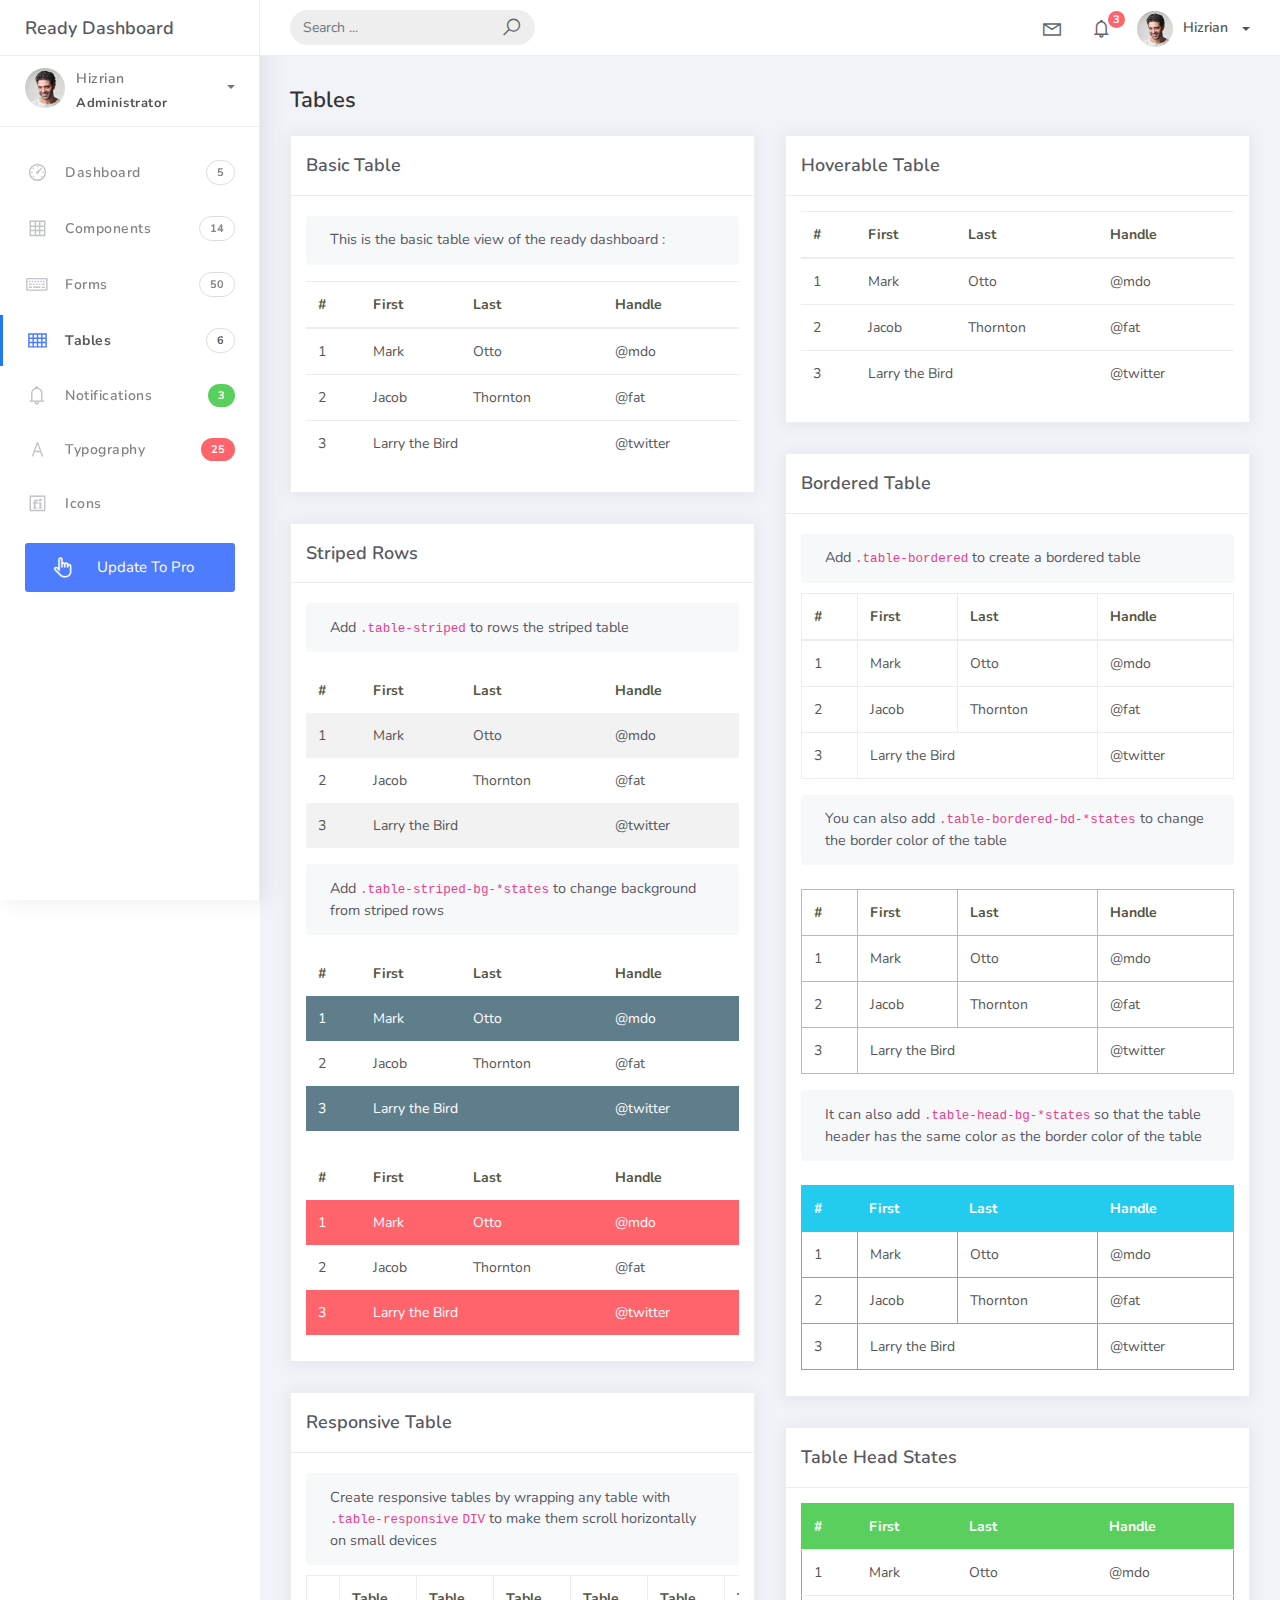
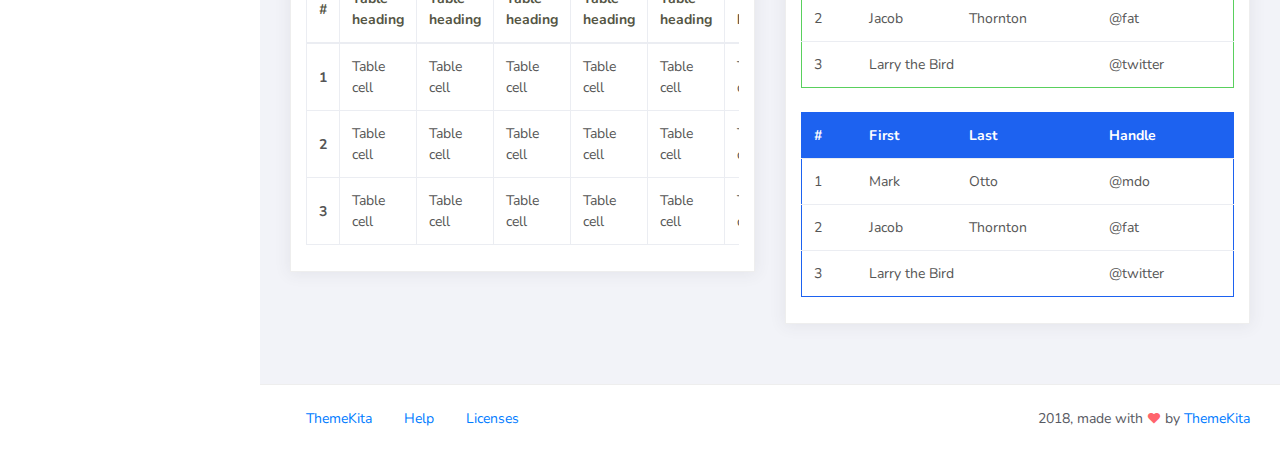
<file: admin/tables.html>
<!DOCTYPE html>
<html>
<head>
	<meta http-equiv="X-UA-Compatible" content="IE=edge,chrome=1" />
	<title>Tables - Ready Bootstrap Dashboard</title>
	<meta content='width=device-width, initial-scale=1.0, maximum-scale=1.0, user-scalable=0, shrink-to-fit=no' name='viewport' />
	<link rel="stylesheet" href="assets/css/bootstrap.min.css">
	<link rel="stylesheet" href="https://fonts.googleapis.com/css?family=Nunito:200,200i,300,300i,400,400i,600,600i,700,700i,800,800i,900,900i">
	<link rel="stylesheet" href="assets/css/ready.css">
	<link rel="stylesheet" href="assets/css/demo.css">
</head>
<body>
	<div class="wrapper">
		<div class="main-header">
			<div class="logo-header">
				<a href="index.html" class="logo">
					Ready Dashboard
				</a>
				<button class="navbar-toggler sidenav-toggler ml-auto" type="button" data-toggle="collapse" data-target="collapse" aria-controls="sidebar" aria-expanded="false" aria-label="Toggle navigation">
					<span class="navbar-toggler-icon"></span>
				</button>
				<button class="topbar-toggler more"><i class="la la-ellipsis-v"></i></button>
			</div>
			<nav class="navbar navbar-header navbar-expand-lg">
				<div class="container-fluid">
					
					<form class="navbar-left navbar-form nav-search mr-md-3" action="">
						<div class="input-group">
							<input type="text" placeholder="Search ..." class="form-control">
							<div class="input-group-append">
								<span class="input-group-text">
									<i class="la la-search search-icon"></i>
								</span>
							</div>
						</div>
					</form>
					<ul class="navbar-nav topbar-nav ml-md-auto align-items-center">
						<li class="nav-item dropdown hidden-caret">
							<a class="nav-link dropdown-toggle" href="#" id="navbarDropdown" role="button" data-toggle="dropdown" aria-haspopup="true" aria-expanded="false">
								<i class="la la-envelope"></i>
							</a>
							<div class="dropdown-menu" aria-labelledby="navbarDropdown">
								<a class="dropdown-item" href="#">Action</a>
								<a class="dropdown-item" href="#">Another action</a>
								<div class="dropdown-divider"></div>
								<a class="dropdown-item" href="#">Something else here</a>
							</div>
						</li>
						<li class="nav-item dropdown hidden-caret">
							<a class="nav-link dropdown-toggle" href="#" id="navbarDropdown" role="button" data-toggle="dropdown" aria-haspopup="true" aria-expanded="false">
								<i class="la la-bell"></i>
								<span class="notification">3</span>
							</a>
							<ul class="dropdown-menu notif-box" aria-labelledby="navbarDropdown">
								<li>
									<div class="dropdown-title">You have 4 new notification</div>
								</li>
								<li>
									<div class="notif-center">
										<a href="#">
											<div class="notif-icon notif-primary"> <i class="la la-user-plus"></i> </div>
											<div class="notif-content">
												<span class="block">
													New user registered
												</span>
												<span class="time">5 minutes ago</span> 
											</div>
										</a>
										<a href="#">
											<div class="notif-icon notif-success"> <i class="la la-comment"></i> </div>
											<div class="notif-content">
												<span class="block">
													Rahmad commented on Admin
												</span>
												<span class="time">12 minutes ago</span> 
											</div>
										</a>
										<a href="#">
											<div class="notif-img"> 
												<img src="assets/img/profile2.jpg" alt="Img Profile">
											</div>
											<div class="notif-content">
												<span class="block">
													Reza send messages to you
												</span>
												<span class="time">12 minutes ago</span> 
											</div>
										</a>
										<a href="#">
											<div class="notif-icon notif-danger"> <i class="la la-heart"></i> </div>
											<div class="notif-content">
												<span class="block">
													Farrah liked Admin
												</span>
												<span class="time">17 minutes ago</span> 
											</div>
										</a>
									</div>
								</li>
								<li>
									<a class="see-all" href="javascript:void(0);"> <strong>See all notifications</strong> <i class="la la-angle-right"></i> </a>
								</li>
							</ul>
						</li>
						<li class="nav-item dropdown">
							<a class="dropdown-toggle profile-pic" data-toggle="dropdown" href="#" aria-expanded="false"> <img src="assets/img/profile.jpg" alt="user-img" width="36" class="img-circle"><span >Hizrian</span></span> </a>
							<ul class="dropdown-menu dropdown-user">
								<li>
									<div class="user-box">
										<div class="u-img"><img src="assets/img/profile.jpg" alt="user"></div>
										<div class="u-text">
											<h4>Hizrian</h4>
											<p class="text-muted">hello@themekita.com</p><a href="profile.html" class="btn btn-rounded btn-danger btn-sm">View Profile</a></div>
										</div>
									</li>
									<div class="dropdown-divider"></div>
									<a class="dropdown-item" href="#"><i class="ti-user"></i> My Profile</a>
									<a class="dropdown-item" href="#"></i> My Balance</a>
									<a class="dropdown-item" href="#"><i class="ti-email"></i> Inbox</a>
									<div class="dropdown-divider"></div>
									<a class="dropdown-item" href="#"><i class="ti-settings"></i> Account Setting</a>
									<div class="dropdown-divider"></div>
									<a class="dropdown-item" href="#"><i class="fa fa-power-off"></i> Logout</a>
								</ul>
								<!-- /.dropdown-user -->
							</li>
						</ul>
					</div>
				</nav>
			</div>
			<div class="sidebar">
				<div class="scrollbar-inner sidebar-wrapper">
					<div class="user">
						<div class="photo">
							<img src="assets/img/profile.jpg">
						</div>
						<div class="info">
							<a class="" data-toggle="collapse" href="#collapseExample" aria-expanded="true">
								<span>
									Hizrian
									<span class="user-level">Administrator</span>
									<span class="caret"></span>
								</span>
							</a>
							<div class="clearfix"></div>

							<div class="collapse in" id="collapseExample" aria-expanded="true" style="">
								<ul class="nav">
									<li>
										<a href="#profile">
											<span class="link-collapse">My Profile</span>
										</a>
									</li>
									<li>
										<a href="#edit">
											<span class="link-collapse">Edit Profile</span>
										</a>
									</li>
									<li>
										<a href="#settings">
											<span class="link-collapse">Settings</span>
										</a>
									</li>
								</ul>
							</div>
						</div>
					</div>
					<ul class="nav">
						<li class="nav-item">
							<a href="index.html">
								<i class="la la-dashboard"></i>
								<p>Dashboard</p>
								<span class="badge badge-count">5</span>
							</a>
						</li>
						<li class="nav-item">
							<a href="components.html">
								<i class="la la-table"></i>
								<p>Components</p>
								<span class="badge badge-count">14</span>
							</a>
						</li>
						<li class="nav-item">
							<a href="forms.html">
								<i class="la la-keyboard-o"></i>
								<p>Forms</p>
								<span class="badge badge-count">50</span>
							</a>
						</li>
						<li class="nav-item active">
							<a href="tables.html">
								<i class="la la-th"></i>
								<p>Tables</p>
								<span class="badge badge-count">6</span>
							</a>
						</li>
						<li class="nav-item">
							<a href="notifications.html">
								<i class="la la-bell"></i>
								<p>Notifications</p>
								<span class="badge badge-success">3</span>
							</a>
						</li>
						<li class="nav-item">
							<a href="typography.html">
								<i class="la la-font"></i>
								<p>Typography</p>
								<span class="badge badge-danger">25</span>
							</a>
						</li>
						<li class="nav-item">
							<a href="icons.html">
								<i class="la la-fonticons"></i>
								<p>Icons</p>
							</a>
						</li>
						<li class="nav-item update-pro">
							<button  data-toggle="modal" data-target="#modalUpdate">
								<i class="la la-hand-pointer-o"></i>
								<p>Update To Pro</p>
							</button>
						</li>
					</ul>
				</div>
			</div>
			<div class="main-panel">
				<div class="content">
					<div class="container-fluid">
						<h4 class="page-title">Tables</h4>
						<div class="row">
							<div class="col-md-6">
								<div class="card">
									<div class="card-header">
										<div class="card-title">Basic Table</div>
									</div>
									<div class="card-body">
										<div class="card-sub">									
											This is the basic table view of the ready dashboard :
										</div>
										<table class="table mt-3">
											<thead>
												<tr>
													<th scope="col">#</th>
													<th scope="col">First</th>
													<th scope="col">Last</th>
													<th scope="col">Handle</th>
												</tr>
											</thead>
											<tbody>
												<tr>
													<td>1</td>
													<td>Mark</td>
													<td>Otto</td>
													<td>@mdo</td>
												</tr>
												<tr>
													<td>2</td>
													<td>Jacob</td>
													<td>Thornton</td>
													<td>@fat</td>
												</tr>
												<tr>
													<td>3</td>
													<td colspan="2">Larry the Bird</td>
													<td>@twitter</td>
												</tr>
											</tbody>
										</table>
									</div>
								</div>
								<div class="card">
									<div class="card-header">
										<div class="card-title">Striped Rows</div>
									</div>
									<div class="card-body">
										<div class="card-sub">											
											Add <code class="highlighter-rouge">.table-striped</code> to rows the striped table
										</div>
										<table class="table table-striped mt-3">
											<thead>
												<tr>
													<th scope="col">#</th>
													<th scope="col">First</th>
													<th scope="col">Last</th>
													<th scope="col">Handle</th>
												</tr>
											</thead>
											<tbody>
												<tr>
													<td>1</td>
													<td>Mark</td>
													<td>Otto</td>
													<td>@mdo</td>
												</tr>
												<tr>
													<td>2</td>
													<td>Jacob</td>
													<td>Thornton</td>
													<td>@fat</td>
												</tr>
												<tr>
													<td>3</td>
													<td colspan="2">Larry the Bird</td>
													<td>@twitter</td>
												</tr>
											</tbody>
										</table>
										<div class="card-sub">
											Add <code class="#highlighter-rouge">.table-striped-bg-*states</code> to change background from striped rows
										</div>
										<table class="table table-striped table-striped-bg-default mt-3">
											<thead>
												<tr>
													<th scope="col">#</th>
													<th scope="col">First</th>
													<th scope="col">Last</th>
													<th scope="col">Handle</th>
												</tr>
											</thead>
											<tbody>
												<tr>
													<td>1</td>
													<td>Mark</td>
													<td>Otto</td>
													<td>@mdo</td>
												</tr>
												<tr>
													<td>2</td>
													<td>Jacob</td>
													<td>Thornton</td>
													<td>@fat</td>
												</tr>
												<tr>
													<td>3</td>
													<td colspan="2">Larry the Bird</td>
													<td>@twitter</td>
												</tr>
											</tbody>
										</table>
										<table class="table table-striped table-striped-bg-danger mt-4">
											<thead>
												<tr>
													<th scope="col">#</th>
													<th scope="col">First</th>
													<th scope="col">Last</th>
													<th scope="col">Handle</th>
												</tr>
											</thead>
											<tbody>
												<tr>
													<td>1</td>
													<td>Mark</td>
													<td>Otto</td>
													<td>@mdo</td>
												</tr>
												<tr>
													<td>2</td>
													<td>Jacob</td>
													<td>Thornton</td>
													<td>@fat</td>
												</tr>
												<tr>
													<td>3</td>
													<td colspan="2">Larry the Bird</td>
													<td>@twitter</td>
												</tr>
											</tbody>
										</table>
									</div>
								</div>
								<div class="card">
									<div class="card-header">
										<div class="card-title">Responsive Table</div>
									</div>
									<div class="card-body">
										<div class="card-sub">
											Create responsive tables by wrapping any table with <code class="highlighter-rouge">.table-responsive</code> <code class="highlighter-rouge">DIV</code> to make them scroll horizontally on small devices
										</div>
										<div class="table-responsive">
											<table class="table table-bordered">
												<thead>
													<tr>
														<th>#</th>
														<th>Table heading</th>
														<th>Table heading</th>
														<th>Table heading</th>
														<th>Table heading</th>
														<th>Table heading</th>
														<th>Table heading</th>
													</tr>
												</thead>
												<tbody>
													<tr>
														<th scope="row">1</th>
														<td>Table cell</td>
														<td>Table cell</td>
														<td>Table cell</td>
														<td>Table cell</td>
														<td>Table cell</td>
														<td>Table cell</td>
													</tr>
													<tr>
														<th scope="row">2</th>
														<td>Table cell</td>
														<td>Table cell</td>
														<td>Table cell</td>
														<td>Table cell</td>
														<td>Table cell</td>
														<td>Table cell</td>
													</tr>
													<tr>
														<th scope="row">3</th>
														<td>Table cell</td>
														<td>Table cell</td>
														<td>Table cell</td>
														<td>Table cell</td>
														<td>Table cell</td>
														<td>Table cell</td>
													</tr>
												</tbody>
											</table>
										</div>
									</div>
								</div>
							</div>
							<div class="col-md-6">
								<div class="card">
									<div class="card-header">
										<div class="card-title">Hoverable Table</div>
									</div>
									<div class="card-body">
										<table class="table table-hover">
											<thead>
												<tr>
													<th scope="col">#</th>
													<th scope="col">First</th>
													<th scope="col">Last</th>
													<th scope="col">Handle</th>
												</tr>
											</thead>
											<tbody>
												<tr>
													<td>1</td>
													<td>Mark</td>
													<td>Otto</td>
													<td>@mdo</td>
												</tr>
												<tr>
													<td>2</td>
													<td>Jacob</td>
													<td>Thornton</td>
													<td>@fat</td>
												</tr>
												<tr>
													<td>3</td>
													<td colspan="2">Larry the Bird</td>
													<td>@twitter</td>
												</tr>
											</tbody>
										</table>
									</div>
								</div>
								<div class="card">
									<div class="card-header">
										<div class="card-title">Bordered Table</div>
									</div>
									<div class="card-body">
										<div class="card-sub">
											Add <code class="highlighter-rouge">.table-bordered</code> to create a bordered table
										</div>
										<table class="table table-bordered">
											<thead>
												<tr>
													<th scope="col">#</th>
													<th scope="col">First</th>
													<th scope="col">Last</th>
													<th scope="col">Handle</th>
												</tr>
											</thead>
											<tbody>
												<tr>
													<td>1</td>
													<td>Mark</td>
													<td>Otto</td>
													<td>@mdo</td>
												</tr>
												<tr>
													<td>2</td>
													<td>Jacob</td>
													<td>Thornton</td>
													<td>@fat</td>
												</tr>
												<tr>
													<td>3</td>
													<td colspan="2">Larry the Bird</td>
													<td>@twitter</td>
												</tr>
											</tbody>
										</table>
										<div class="card-sub">											
											You can also add <code class="highlighter-rouge">.table-bordered-bd-*states</code> to change the border color of the table
										</div>
										<table class="table table-bordered table-bordered-bd-warning mt-4">
											<thead>
												<tr>
													<th scope="col">#</th>
													<th scope="col">First</th>
													<th scope="col">Last</th>
													<th scope="col">Handle</th>
												</tr>
											</thead>
											<tbody>
												<tr>
													<td>1</td>
													<td>Mark</td>
													<td>Otto</td>
													<td>@mdo</td>
												</tr>
												<tr>
													<td>2</td>
													<td>Jacob</td>
													<td>Thornton</td>
													<td>@fat</td>
												</tr>
												<tr>
													<td>3</td>
													<td colspan="2">Larry the Bird</td>
													<td>@twitter</td>
												</tr>
											</tbody>
										</table>
										<div class="card-sub">
											It can also add <code class="highlight-rouge">.table-head-bg-*states</code> so that the table header has the same color as the border color of the table
										</div>
										<table class="table table-bordered table-head-bg-info table-bordered-bd-info mt-4">
											<thead>
												<tr>
													<th scope="col">#</th>
													<th scope="col">First</th>
													<th scope="col">Last</th>
													<th scope="col">Handle</th>
												</tr>
											</thead>
											<tbody>
												<tr>
													<td>1</td>
													<td>Mark</td>
													<td>Otto</td>
													<td>@mdo</td>
												</tr>
												<tr>
													<td>2</td>
													<td>Jacob</td>
													<td>Thornton</td>
													<td>@fat</td>
												</tr>
												<tr>
													<td>3</td>
													<td colspan="2">Larry the Bird</td>
													<td>@twitter</td>
												</tr>
											</tbody>
										</table>
									</div>
								</div>
								<div class="card">
									<div class="card-header">
										<div class="card-title">Table Head States</div>
									</div>
									<div class="card-body">
										<table class="table table-head-bg-success">
											<thead>
												<tr>
													<th scope="col">#</th>
													<th scope="col">First</th>
													<th scope="col">Last</th>
													<th scope="col">Handle</th>
												</tr>
											</thead>
											<tbody>
												<tr>
													<td>1</td>
													<td>Mark</td>
													<td>Otto</td>
													<td>@mdo</td>
												</tr>
												<tr>
													<td>2</td>
													<td>Jacob</td>
													<td>Thornton</td>
													<td>@fat</td>
												</tr>
												<tr>
													<td>3</td>
													<td colspan="2">Larry the Bird</td>
													<td>@twitter</td>
												</tr>
											</tbody>
										</table>
										<table class="table table-head-bg-primary mt-4">
											<thead>
												<tr>
													<th scope="col">#</th>
													<th scope="col">First</th>
													<th scope="col">Last</th>
													<th scope="col">Handle</th>
												</tr>
											</thead>
											<tbody>
												<tr>
													<td>1</td>
													<td>Mark</td>
													<td>Otto</td>
													<td>@mdo</td>
												</tr>
												<tr>
													<td>2</td>
													<td>Jacob</td>
													<td>Thornton</td>
													<td>@fat</td>
												</tr>
												<tr>
													<td>3</td>
													<td colspan="2">Larry the Bird</td>
													<td>@twitter</td>
												</tr>
											</tbody>
										</table>
									</div>
								</div>
							</div>
						</div>
					</div>
				</div>
				<footer class="footer">
					<div class="container-fluid">
						<nav class="pull-left">
							<ul class="nav">
								<li class="nav-item">
									<a class="nav-link" href="http://www.themekita.com">
										ThemeKita
									</a>
								</li>
								<li class="nav-item">
									<a class="nav-link" href="#">
										Help
									</a>
								</li>
								<li class="nav-item">
									<a class="nav-link" href="https://themewagon.com/license/#free-item">
										Licenses
									</a>
								</li>
							</ul>
						</nav>
						<div class="copyright ml-auto">
							2018, made with <i class="la la-heart heart text-danger"></i> by <a href="http://www.themekita.com">ThemeKita</a>
						</div>				
					</div>
				</footer>
			</div>
		</div>
	</div>
</div>
<!-- Modal -->
<div class="modal fade" id="modalUpdate" tabindex="-1" role="dialog" aria-labelledby="modalUpdatePro" aria-hidden="true">
	<div class="modal-dialog modal-dialog-centered" role="document">
		<div class="modal-content">
			<div class="modal-header bg-primary">
				<h6 class="modal-title"><i class="la la-frown-o"></i> Under Development</h6>
				<button type="button" class="close" data-dismiss="modal" aria-label="Close">
					<span aria-hidden="true">&times;</span>
				</button>
			</div>
			<div class="modal-body text-center">									
				<p>Currently the pro version of the <b>Ready Dashboard</b> Bootstrap is in progress development</p>
				<p>
				<b>We'll let you know when it's done</b></p>
			</div>
			<div class="modal-footer">
				<button type="button" class="btn btn-secondary" data-dismiss="modal">Close</button>
			</div>
		</div>
	</div>
</div>
</body>
<script src="assets/js/core/jquery.3.2.1.min.js"></script>
<script src="assets/js/plugin/jquery-ui-1.12.1.custom/jquery-ui.min.js"></script>
<script src="assets/js/core/popper.min.js"></script>
<script src="assets/js/core/bootstrap.min.js"></script>
<script src="assets/js/plugin/chartist/chartist.min.js"></script>
<script src="assets/js/plugin/chartist/plugin/chartist-plugin-tooltip.min.js"></script>
<script src="assets/js/plugin/bootstrap-notify/bootstrap-notify.min.js"></script>
<script src="assets/js/plugin/bootstrap-toggle/bootstrap-toggle.min.js"></script>
<script src="assets/js/plugin/jquery-mapael/jquery.mapael.min.js"></script>
<script src="assets/js/plugin/jquery-mapael/maps/world_countries.min.js"></script>
<script src="assets/js/plugin/chart-circle/circles.min.js"></script>
<script src="assets/js/plugin/jquery-scrollbar/jquery.scrollbar.min.js"></script>
<script src="assets/js/ready.min.js"></script>
<script>
	$('#displayNotif').on('click', function(){
		var placementFrom = $('#notify_placement_from option:selected').val();
		var placementAlign = $('#notify_placement_align option:selected').val();
		var state = $('#notify_state option:selected').val();
		var style = $('#notify_style option:selected').val();
		var content = {};

		content.message = 'Turning standard Bootstrap alerts into "notify" like notifications';
		content.title = 'Bootstrap notify';
		if (style == "withicon") {
			content.icon = 'la la-bell';
		} else {
			content.icon = 'none';
		}
		content.url = 'index.html';
		content.target = '_blank';

		$.notify(content,{
			type: state,
			placement: {
				from: placementFrom,
				align: placementAlign
			},
			time: 1000,
		});
	});
</script>
</html>
</file>
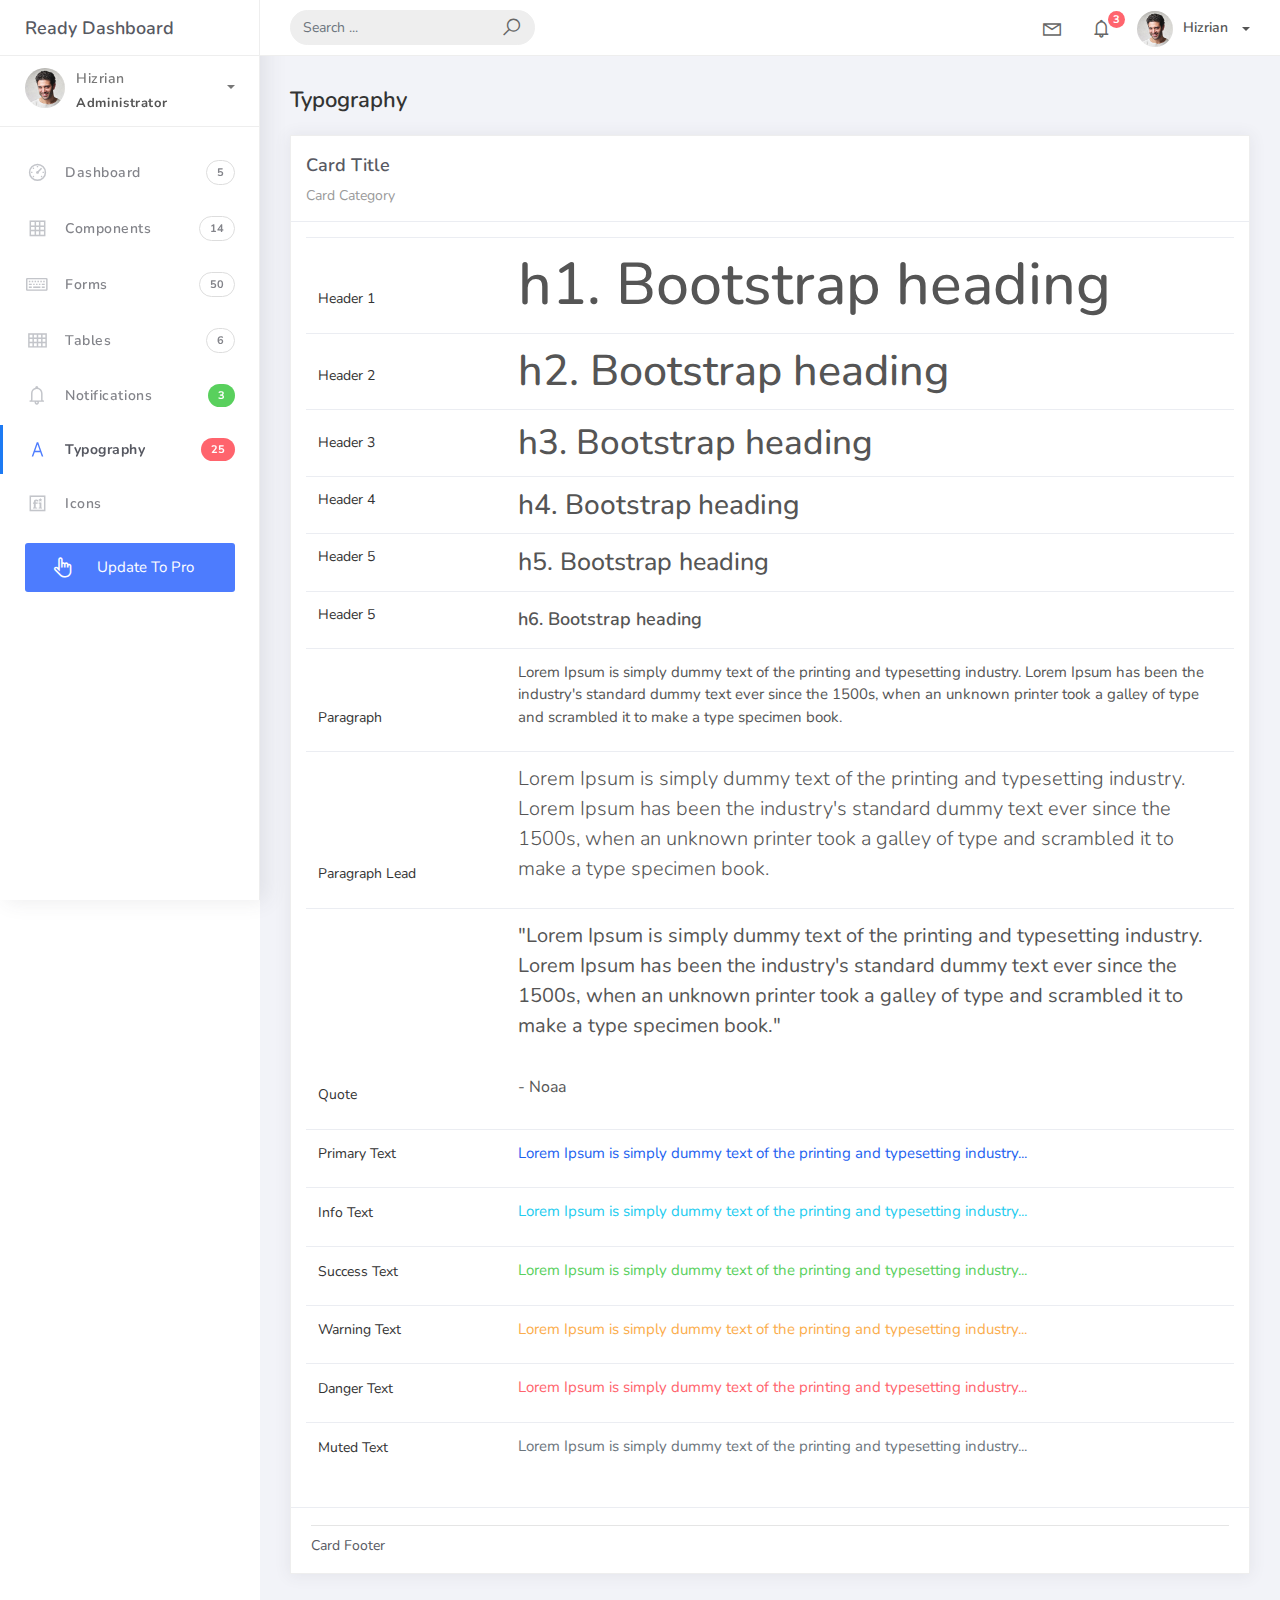
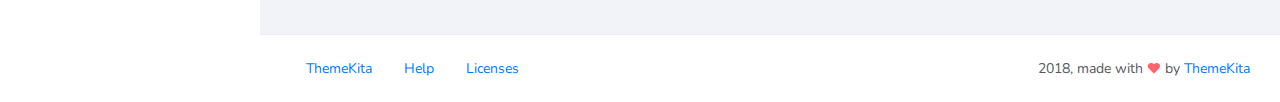
<file: admin/typography.html>
<!DOCTYPE html>
<html>
<head>
	<meta http-equiv="X-UA-Compatible" content="IE=edge,chrome=1" />
	<title>Typography - Ready Bootstrap Dashboard</title>
	<meta content='width=device-width, initial-scale=1.0, maximum-scale=1.0, user-scalable=0, shrink-to-fit=no' name='viewport' />
	<link rel="stylesheet" href="assets/css/bootstrap.min.css">
	<link rel="stylesheet" href="https://fonts.googleapis.com/css?family=Nunito:200,200i,300,300i,400,400i,600,600i,700,700i,800,800i,900,900i">
	<link rel="stylesheet" href="assets/css/ready.css">
	<link rel="stylesheet" href="assets/css/demo.css">
</head>
<body>
	<div class="wrapper">
		<div class="main-header">
			<div class="logo-header">
				<a href="index.html" class="logo">
					Ready Dashboard
				</a>
				<button class="navbar-toggler sidenav-toggler ml-auto" type="button" data-toggle="collapse" data-target="collapse" aria-controls="sidebar" aria-expanded="false" aria-label="Toggle navigation">
					<span class="navbar-toggler-icon"></span>
				</button>
				<button class="topbar-toggler more"><i class="la la-ellipsis-v"></i></button>
			</div>
			<nav class="navbar navbar-header navbar-expand-lg">
				<div class="container-fluid">
					
					<form class="navbar-left navbar-form nav-search mr-md-3" action="">
						<div class="input-group">
							<input type="text" placeholder="Search ..." class="form-control">
							<div class="input-group-append">
								<span class="input-group-text">
									<i class="la la-search search-icon"></i>
								</span>
							</div>
						</div>
					</form>
					<ul class="navbar-nav topbar-nav ml-md-auto align-items-center">
						<li class="nav-item dropdown hidden-caret">
							<a class="nav-link dropdown-toggle" href="#" id="navbarDropdown" role="button" data-toggle="dropdown" aria-haspopup="true" aria-expanded="false">
								<i class="la la-envelope"></i>
							</a>
							<div class="dropdown-menu" aria-labelledby="navbarDropdown">
								<a class="dropdown-item" href="#">Action</a>
								<a class="dropdown-item" href="#">Another action</a>
								<div class="dropdown-divider"></div>
								<a class="dropdown-item" href="#">Something else here</a>
							</div>
						</li>
						<li class="nav-item dropdown hidden-caret">
							<a class="nav-link dropdown-toggle" href="#" id="navbarDropdown" role="button" data-toggle="dropdown" aria-haspopup="true" aria-expanded="false">
								<i class="la la-bell"></i>
								<span class="notification">3</span>
							</a>
							<ul class="dropdown-menu notif-box" aria-labelledby="navbarDropdown">
								<li>
									<div class="dropdown-title">You have 4 new notification</div>
								</li>
								<li>
									<div class="notif-center">
										<a href="#">
											<div class="notif-icon notif-primary"> <i class="la la-user-plus"></i> </div>
											<div class="notif-content">
												<span class="block">
													New user registered
												</span>
												<span class="time">5 minutes ago</span> 
											</div>
										</a>
										<a href="#">
											<div class="notif-icon notif-success"> <i class="la la-comment"></i> </div>
											<div class="notif-content">
												<span class="block">
													Rahmad commented on Admin
												</span>
												<span class="time">12 minutes ago</span> 
											</div>
										</a>
										<a href="#">
											<div class="notif-img"> 
												<img src="assets/img/profile2.jpg" alt="Img Profile">
											</div>
											<div class="notif-content">
												<span class="block">
													Reza send messages to you
												</span>
												<span class="time">12 minutes ago</span> 
											</div>
										</a>
										<a href="#">
											<div class="notif-icon notif-danger"> <i class="la la-heart"></i> </div>
											<div class="notif-content">
												<span class="block">
													Farrah liked Admin
												</span>
												<span class="time">17 minutes ago</span> 
											</div>
										</a>
									</div>
								</li>
								<li>
									<a class="see-all" href="javascript:void(0);"> <strong>See all notifications</strong> <i class="la la-angle-right"></i> </a>
								</li>
							</ul>
						</li>
						<li class="nav-item dropdown">
							<a class="dropdown-toggle profile-pic" data-toggle="dropdown" href="#" aria-expanded="false"> <img src="assets/img/profile.jpg" alt="user-img" width="36" class="img-circle"><span >Hizrian</span></span> </a>
							<ul class="dropdown-menu dropdown-user">
								<li>
									<div class="user-box">
										<div class="u-img"><img src="assets/img/profile.jpg" alt="user"></div>
										<div class="u-text">
											<h4>Hizrian</h4>
											<p class="text-muted">hello@themekita.com</p><a href="profile.html" class="btn btn-rounded btn-danger btn-sm">View Profile</a></div>
										</div>
									</li>
									<div class="dropdown-divider"></div>
									<a class="dropdown-item" href="#"><i class="ti-user"></i> My Profile</a>
									<a class="dropdown-item" href="#"></i> My Balance</a>
									<a class="dropdown-item" href="#"><i class="ti-email"></i> Inbox</a>
									<div class="dropdown-divider"></div>
									<a class="dropdown-item" href="#"><i class="ti-settings"></i> Account Setting</a>
									<div class="dropdown-divider"></div>
									<a class="dropdown-item" href="#"><i class="fa fa-power-off"></i> Logout</a>
								</ul>
								<!-- /.dropdown-user -->
							</li>
						</ul>
					</div>
				</nav>
			</div>
			<div class="sidebar">
				<div class="scrollbar-inner sidebar-wrapper">
					<div class="user">
						<div class="photo">
							<img src="assets/img/profile.jpg">
						</div>
						<div class="info">
							<a class="" data-toggle="collapse" href="#collapseExample" aria-expanded="true">
								<span>
									Hizrian
									<span class="user-level">Administrator</span>
									<span class="caret"></span>
								</span>
							</a>
							<div class="clearfix"></div>

							<div class="collapse in" id="collapseExample" aria-expanded="true" style="">
								<ul class="nav">
									<li>
										<a href="#profile">
											<span class="link-collapse">My Profile</span>
										</a>
									</li>
									<li>
										<a href="#edit">
											<span class="link-collapse">Edit Profile</span>
										</a>
									</li>
									<li>
										<a href="#settings">
											<span class="link-collapse">Settings</span>
										</a>
									</li>
								</ul>
							</div>
						</div>
					</div>
					<ul class="nav">
						<li class="nav-item">
							<a href="index.html">
								<i class="la la-dashboard"></i>
								<p>Dashboard</p>
								<span class="badge badge-count">5</span>
							</a>
						</li>
						<li class="nav-item">
							<a href="components.html">
								<i class="la la-table"></i>
								<p>Components</p>
								<span class="badge badge-count">14</span>
							</a>
						</li>
						<li class="nav-item">
							<a href="forms.html">
								<i class="la la-keyboard-o"></i>
								<p>Forms</p>
								<span class="badge badge-count">50</span>
							</a>
						</li>
						<li class="nav-item">
							<a href="tables.html">
								<i class="la la-th"></i>
								<p>Tables</p>
								<span class="badge badge-count">6</span>
							</a>
						</li>
						<li class="nav-item">
							<a href="notifications.html">
								<i class="la la-bell"></i>
								<p>Notifications</p>
								<span class="badge badge-success">3</span>
							</a>
						</li>
						<li class="nav-item active">
							<a href="typography.html">
								<i class="la la-font"></i>
								<p>Typography</p>
								<span class="badge badge-danger">25</span>
							</a>
						</li>
						<li class="nav-item">
							<a href="icons.html">
								<i class="la la-fonticons"></i>
								<p>Icons</p>
							</a>
						</li>
						<li class="nav-item update-pro">
							<button  data-toggle="modal" data-target="#modalUpdate">
								<i class="la la-hand-pointer-o"></i>
								<p>Update To Pro</p>
							</button>
						</li>
					</ul>
				</div>
			</div>
			<div class="main-panel">
				<div class="content">
					<div class="container-fluid">
						<h4 class="page-title">Typography</h4>
						<div class="row">
							<div class="col-md-12">
								<div class="card">
									<div class="card-header">
										<div class="card-title">Card Title</div>
										<div class="card-category">Card Category</div>
									</div>
									<div class="card-body">
										<table class="table table-typo">
											<tbody>
												<tr>
													<td>
														<p>Header 1</p>

													</td>
													<td><span class="h1">h1. Bootstrap heading</span></td>
												</tr>
												<tr>
													<td>
														<p>Header 2</p>

													</td>
													<td><span class="h2">h2. Bootstrap heading</span></td>
												</tr>
												<tr>
													<td>
														<p>Header 3</p>

													</td>
													<td><span class="h3">h3. Bootstrap heading</span></td>
												</tr>
												<tr>
													<td>
														<p>Header 4</p>

													</td>
													<td><span class="h4">h4. Bootstrap heading</span></td>
												</tr>
												<tr>
													<td>
														<p>Header 5</p>

													</td>
													<td><span class="h5">h5. Bootstrap heading</span></td>
												</tr>
												<tr>
													<td>
														<p>Header 5</p>

													</td>
													<td><span class="h6">h6. Bootstrap heading</span></td>
												</tr>
												<tr>
													<td>
														<p>Paragraph</p>

													</td>
													<td><p>Lorem Ipsum is simply dummy text of the printing and typesetting industry. Lorem Ipsum has been the industry's standard dummy text ever since the 1500s, when an unknown printer took a galley of type and scrambled it to make a type specimen book.</p></span></td>
												</tr>
												<tr>
													<td>
														<p>Paragraph Lead</p>

													</td>
													<td><p class="lead">Lorem Ipsum is simply dummy text of the printing and typesetting industry. Lorem Ipsum has been the industry's standard dummy text ever since the 1500s, when an unknown printer took a galley of type and scrambled it to make a type specimen book.</p></td>
												</tr>
												<tr>
													<td>
														<p>Quote</p>

													</td>
													<td><blockquote>
														<p class="blockquote blockquote-primary">
															"Lorem Ipsum is simply dummy text of the printing and typesetting industry. Lorem Ipsum has been the industry's standard dummy text ever since the 1500s, when an unknown printer took a galley of type and scrambled it to make a type specimen book."
															<br>
															<br>
															<small>
																- Noaa
															</small>
														</p>
													</blockquote></td>
												</tr>
												<tr>
													<td>
														<p>Primary Text</p>

													</td>
													<td><p class="text-primary">Lorem Ipsum is simply dummy text of the printing and typesetting industry...</p></span></td>
												</tr>
												<tr>
													<td>
														<p>Info Text</p>

													</td>
													<td><p class="text-info">Lorem Ipsum is simply dummy text of the printing and typesetting industry...</p></span></td>
												</tr>
												<tr>
													<td>
														<p>Success Text</p>

													</td>
													<td><p class="text-success">Lorem Ipsum is simply dummy text of the printing and typesetting industry...</p></span></td>
												</tr>
												<tr>
													<td>
														<p>Warning Text</p>

													</td>
													<td><p class="text-warning">Lorem Ipsum is simply dummy text of the printing and typesetting industry...</p></span></td>
												</tr>
												<tr>
													<td>
														<p>Danger Text</p>

													</td>
													<td><p class="text-danger">Lorem Ipsum is simply dummy text of the printing and typesetting industry...</p></span></td>
												</tr>
												<tr>
													<td>
														<p>Muted Text</p>

													</td>
													<td><p class="text-muted">Lorem Ipsum is simply dummy text of the printing and typesetting industry...</p></span></td>
												</tr>
											</tbody>
										</table>
									</div>
									<div class="card-footer">
										<hr>
										Card Footer
									</div>
								</div>
							</div>
						</div>
					</div>
				</div>
				<footer class="footer">
					<div class="container-fluid">
						<nav class="pull-left">
							<ul class="nav">
								<li class="nav-item">
									<a class="nav-link" href="http://www.themekita.com">
										ThemeKita
									</a>
								</li>
								<li class="nav-item">
									<a class="nav-link" href="#">
										Help
									</a>
								</li>
								<li class="nav-item">
									<a class="nav-link" href="https://themewagon.com/license/#free-item">
										Licenses
									</a>
								</li>
							</ul>
						</nav>
						<div class="copyright ml-auto">
							2018, made with <i class="la la-heart heart text-danger"></i> by <a href="http://www.themekita.com">ThemeKita</a>
						</div>				
					</div>
				</footer>
			</div>
		</div>
	</div>
	<!-- Modal -->
	<div class="modal fade" id="modalUpdate" tabindex="-1" role="dialog" aria-labelledby="modalUpdatePro" aria-hidden="true">
		<div class="modal-dialog modal-dialog-centered" role="document">
			<div class="modal-content">
				<div class="modal-header bg-primary">
					<h6 class="modal-title"><i class="la la-frown-o"></i> Under Development</h6>
					<button type="button" class="close" data-dismiss="modal" aria-label="Close">
						<span aria-hidden="true">&times;</span>
					</button>
				</div>
				<div class="modal-body text-center">									
					<p>Currently the pro version of the <b>Ready Dashboard</b> Bootstrap is in progress development</p>
					<p>
					<b>We'll let you know when it's done</b></p>
				</div>
				<div class="modal-footer">
					<button type="button" class="btn btn-secondary" data-dismiss="modal">Close</button>
				</div>
			</div>
		</div>
	</div>
</body>
<script src="assets/js/core/jquery.3.2.1.min.js"></script>
<script src="assets/js/plugin/jquery-ui-1.12.1.custom/jquery-ui.min.js"></script>
<script src="assets/js/core/popper.min.js"></script>
<script src="assets/js/core/bootstrap.min.js"></script>
<script src="assets/js/plugin/chartist/chartist.min.js"></script>
<script src="assets/js/plugin/chartist/plugin/chartist-plugin-tooltip.min.js"></script>
<script src="assets/js/plugin/bootstrap-notify/bootstrap-notify.min.js"></script>
<script src="assets/js/plugin/bootstrap-toggle/bootstrap-toggle.min.js"></script>
<script src="assets/js/plugin/jquery-mapael/jquery.mapael.min.js"></script>
<script src="assets/js/plugin/jquery-mapael/maps/world_countries.min.js"></script>
<script src="assets/js/plugin/chart-circle/circles.min.js"></script>
<script src="assets/js/plugin/jquery-scrollbar/jquery.scrollbar.min.js"></script>
<script src="assets/js/ready.min.js"></script>
</html>
</file>
<file: admin/assets/css/demo.css>
.update-pro{
	margin: 15px 25px;}

.update-pro button {
		padding: 13px 25px;
	background: #4d7cfe;
	color: #fff;
	border-radius: 3px;
	justify-content: center;
	width: 100%;
	border: 0;
	cursor: pointer;
}

.update-pro button:hover {
	background: #4d7cfe !important;
	color: #fff;
	transform: translateY(-2px);
	transition: all .2s linear;
}

.update-pro:hover button:before{
	display: none;
}

.update-pro button p, .update-pro button i{
	color: #fff !important;
	margin-bottom: 0px;
}

.update-pro button i{
	margin-right: 5px !important;
	font-size: 23px;
	color: #C3C5CA;
	margin-right: 15px;
	width: 25px;
	text-align: center;
	vertical-align: middle;
	float: left;
}

.demo .btn, .demo .progress{
	margin-bottom: 15px !important;
}

.demo .form-check-label, .demo .form-radio-label{
	margin-right: 15px;
}

.demo #slider{
	margin-bottom: 15px;
}

.table-typo tbody > tr > td{
	border-color: #fafafa;
}

.table-typo tbody > tr > td:first-child{
	min-width: 200px;
	vertical-align: bottom;
}

.table-typo tbody > tr > td:first-child p{
	font-size: 14px;
	color: #333;
}

.demo-icon {
	display: flex;
	flex-direction: row;
	align-items: center;
	margin-bottom: 20px;
	padding: 10px;
	transition: all .2s;
}

.demo-icon:hover{
	background-color: #f4f5f8;
	border-radius: 3px;
}

.demo-icon .icon-preview{
	font-size: 1.8rem;
	margin-right: 10px;
	line-height: 1;
	color: #333439;
}

.demo-icon .icon-class{
	font-weight: 300;
	font-size: 13px;
	color: #777;
}

.from-show-notify .form-control{
	margin-bottom: 15px;
}

.from-show-notify label{
	padding-top: 0.65rem;
}
</file>
